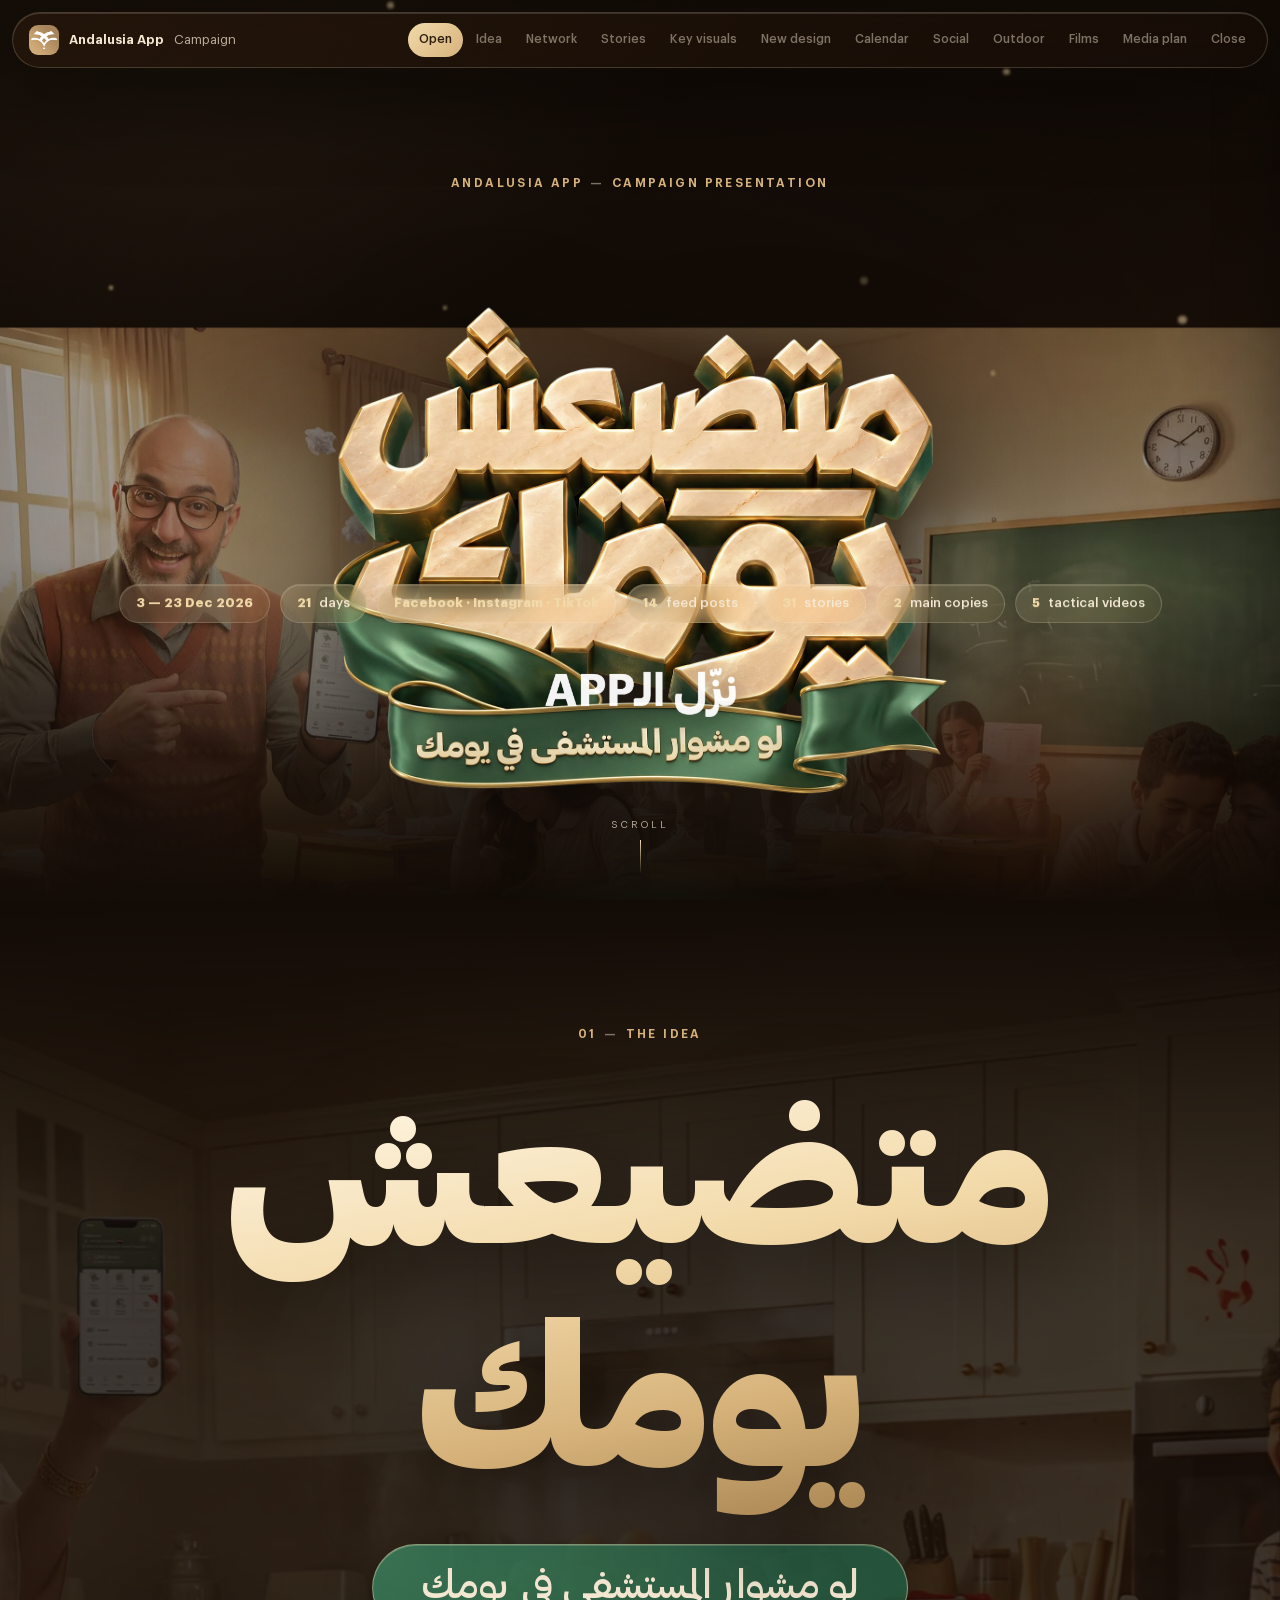
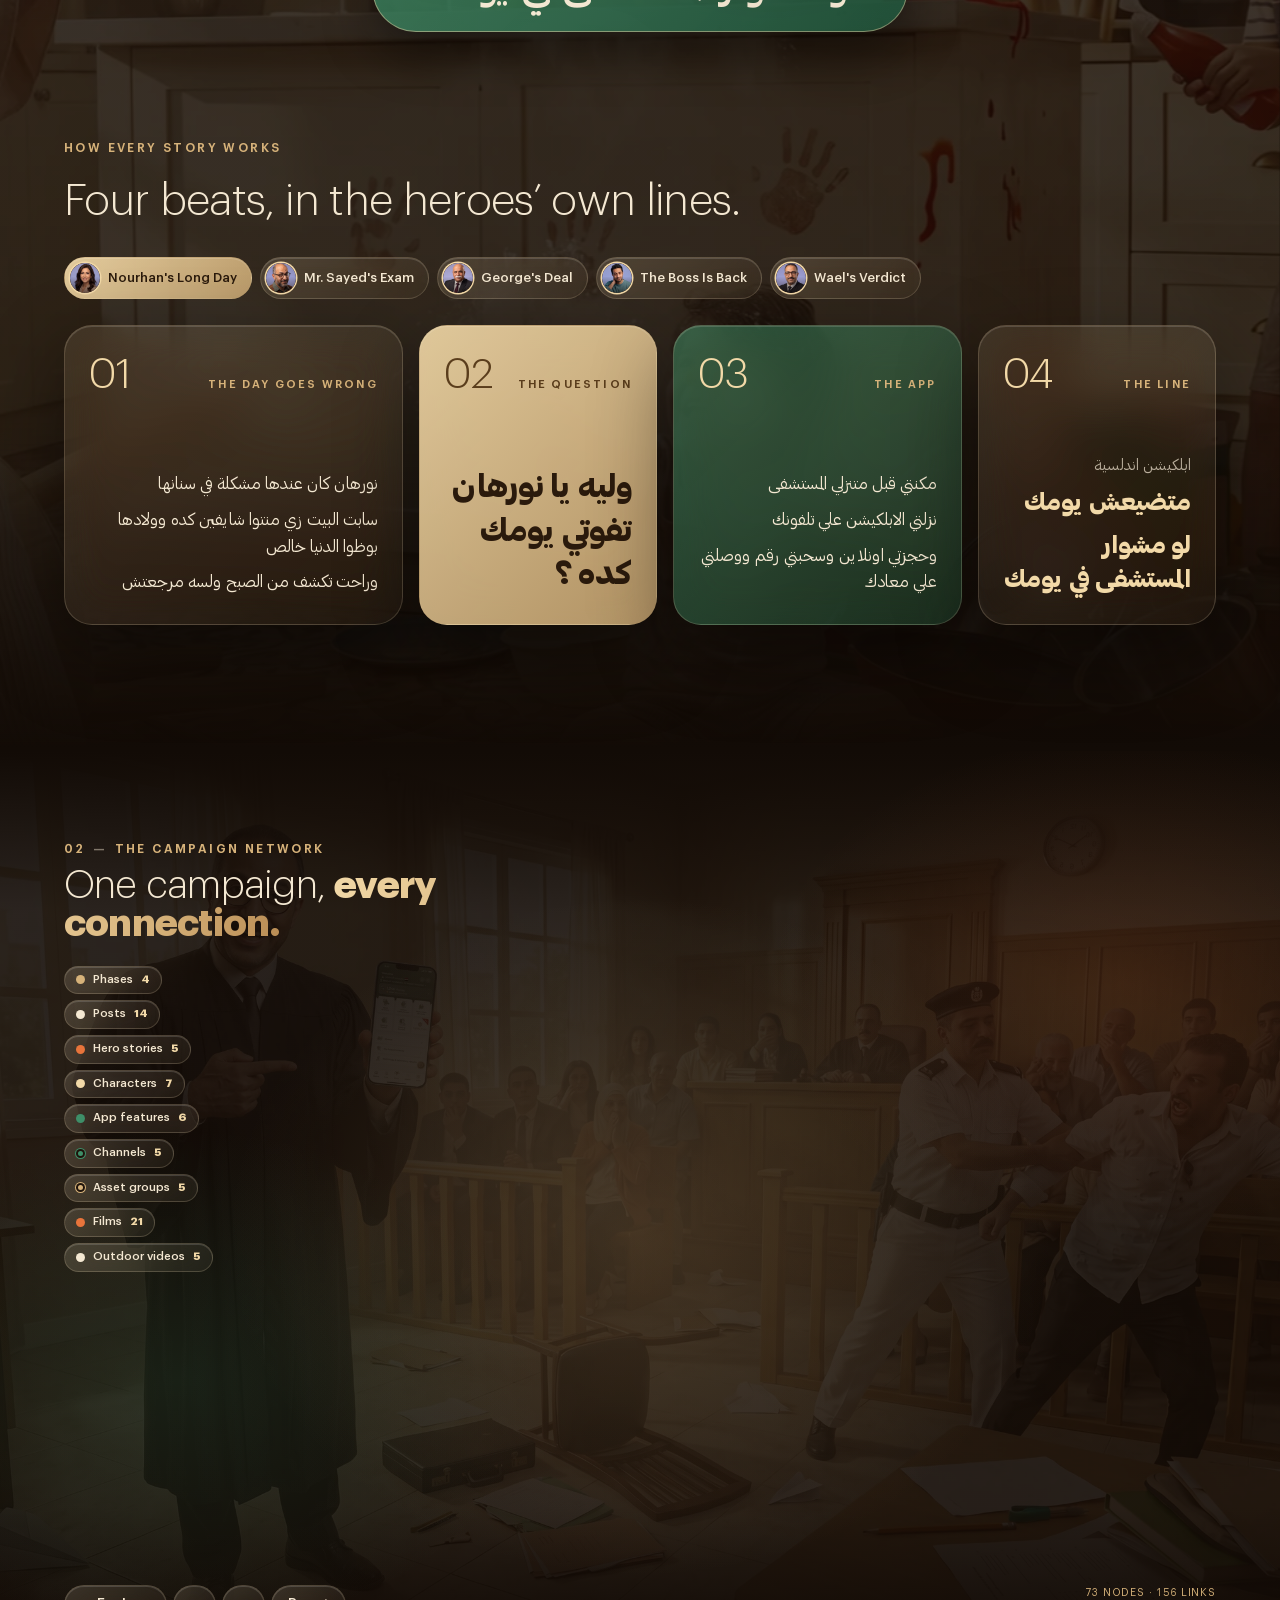
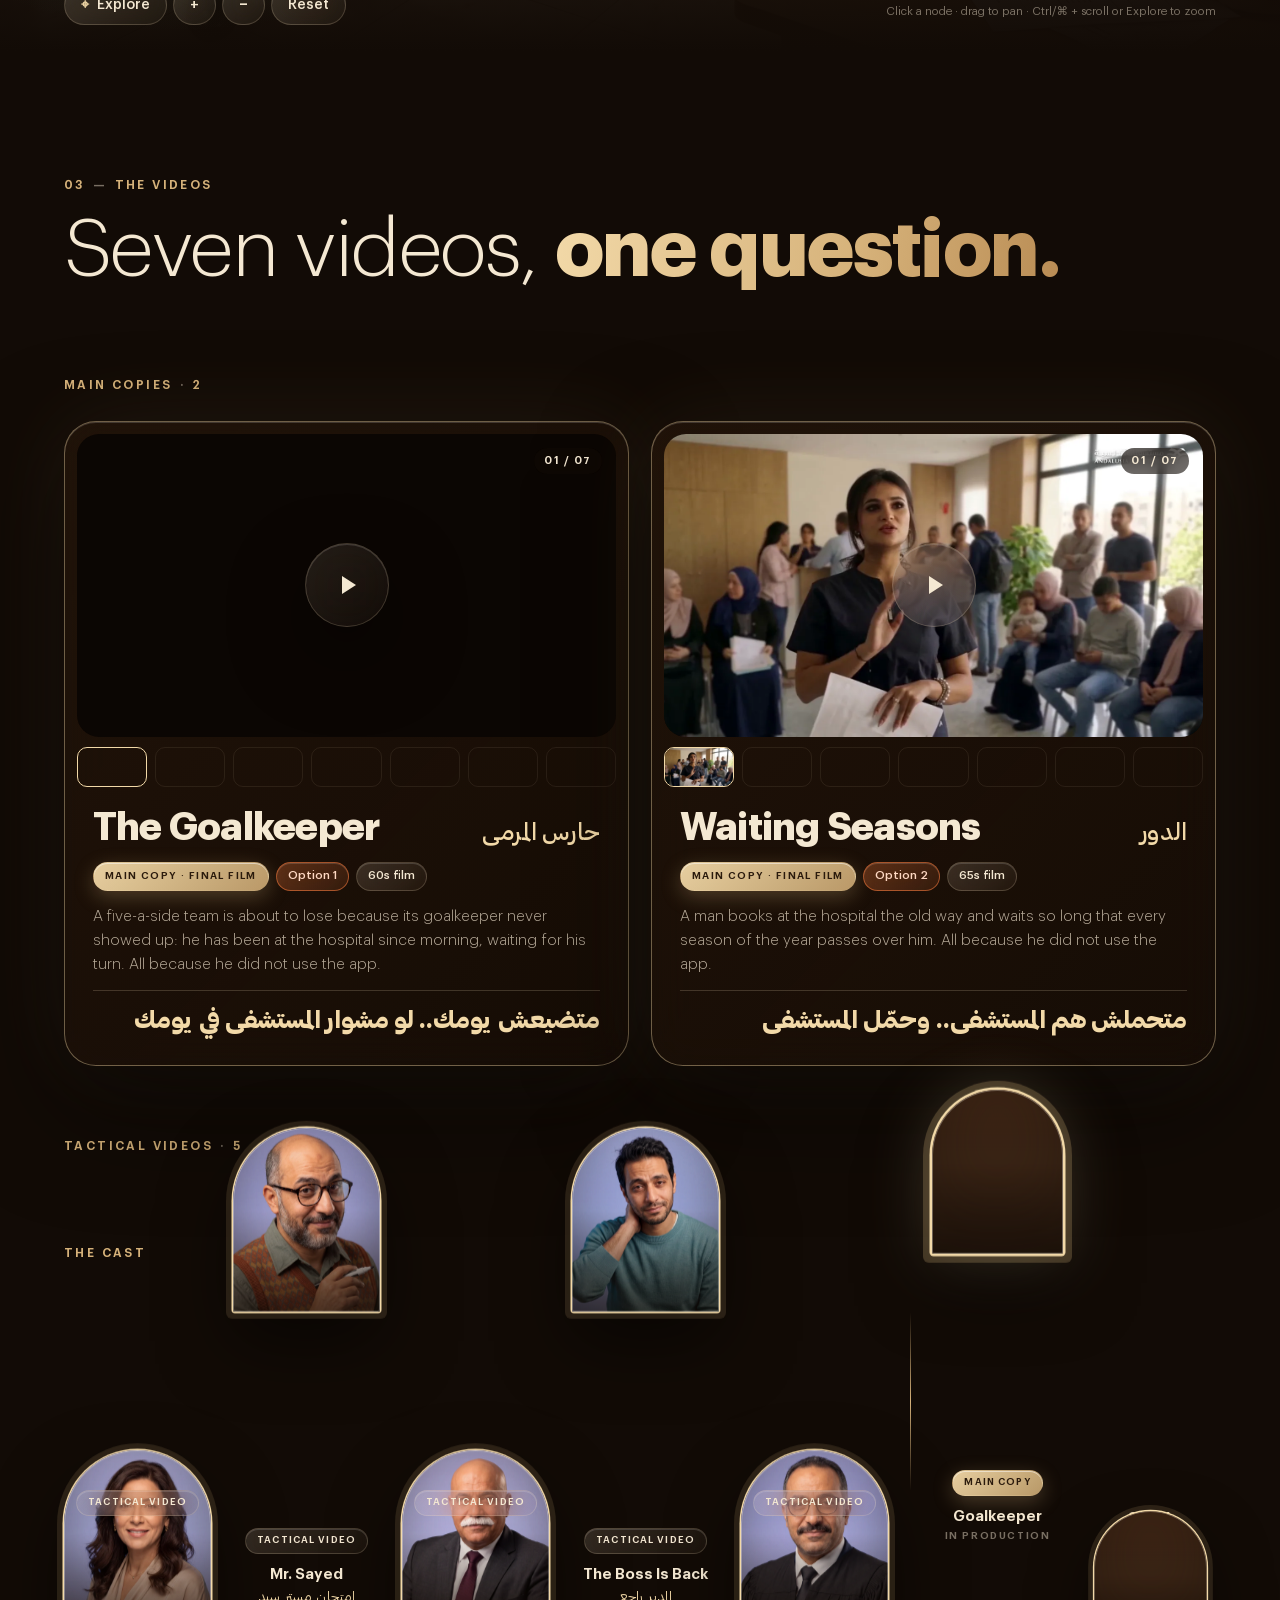
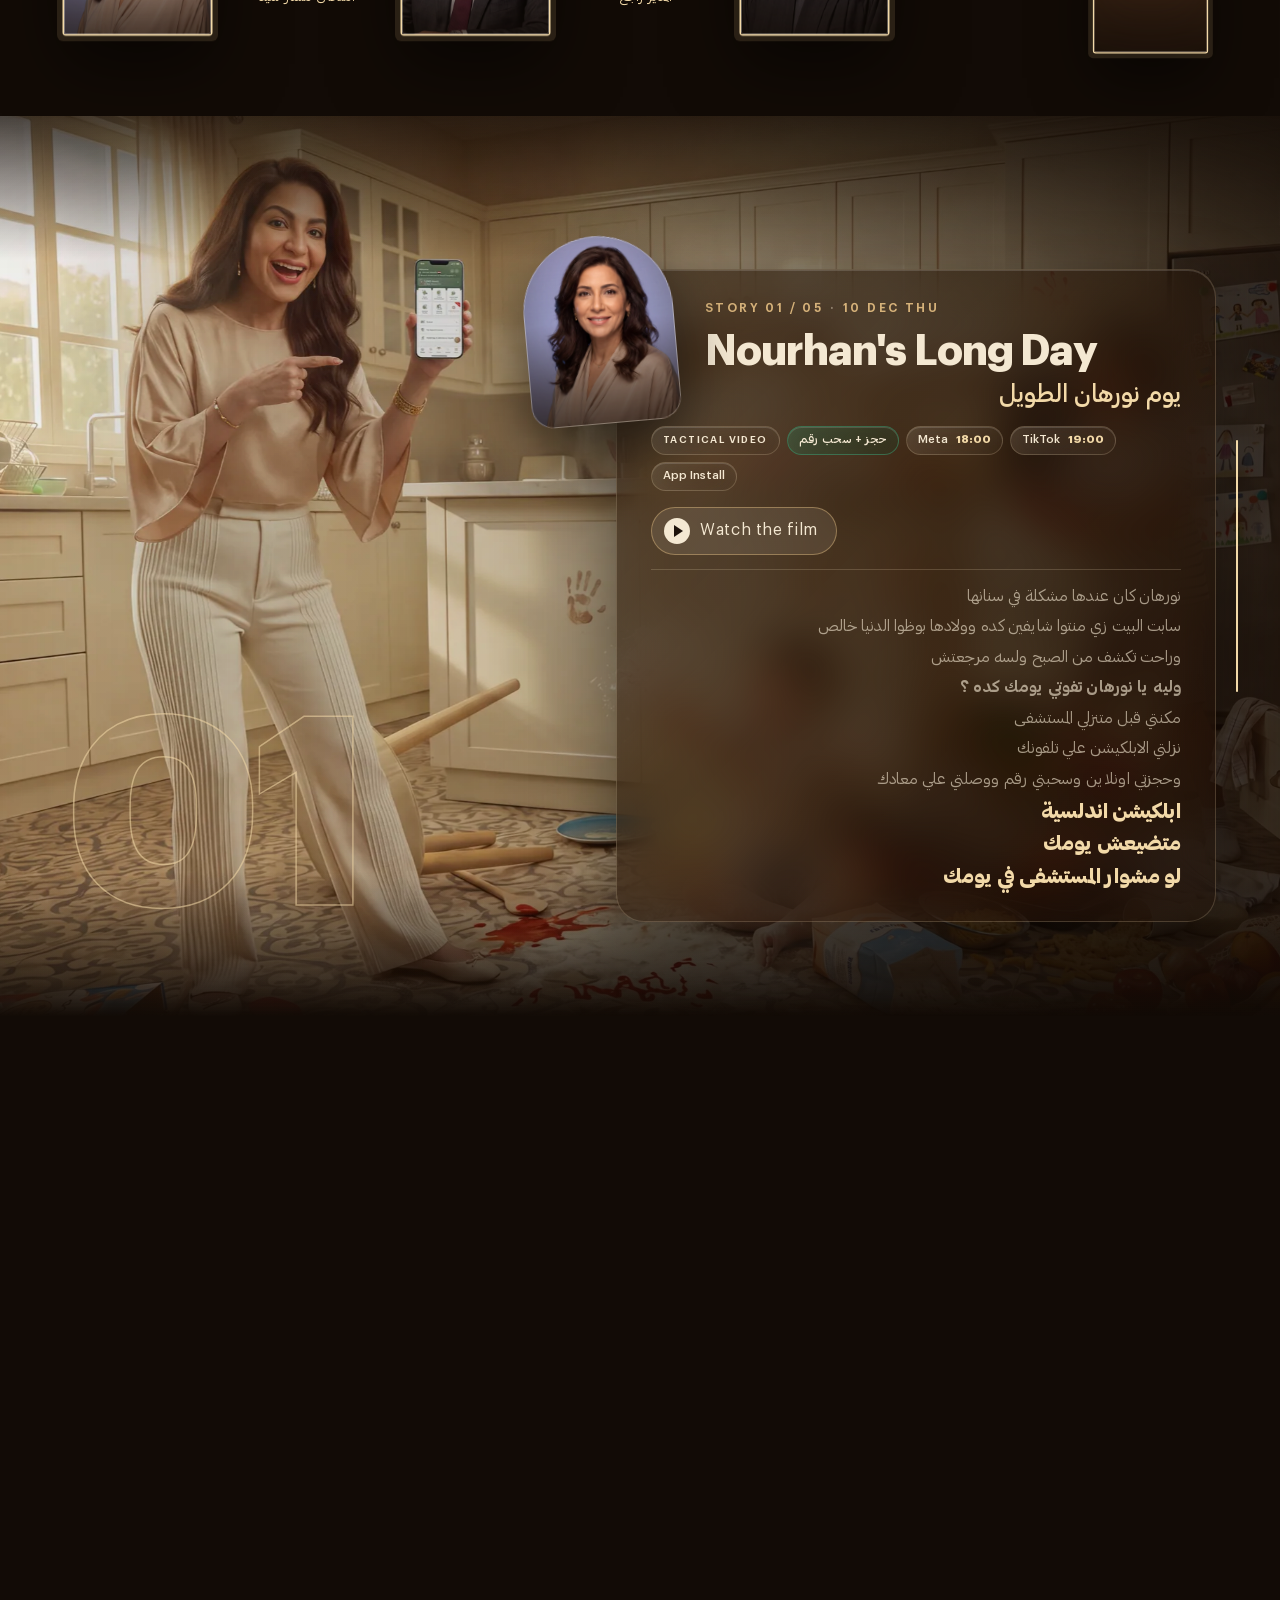
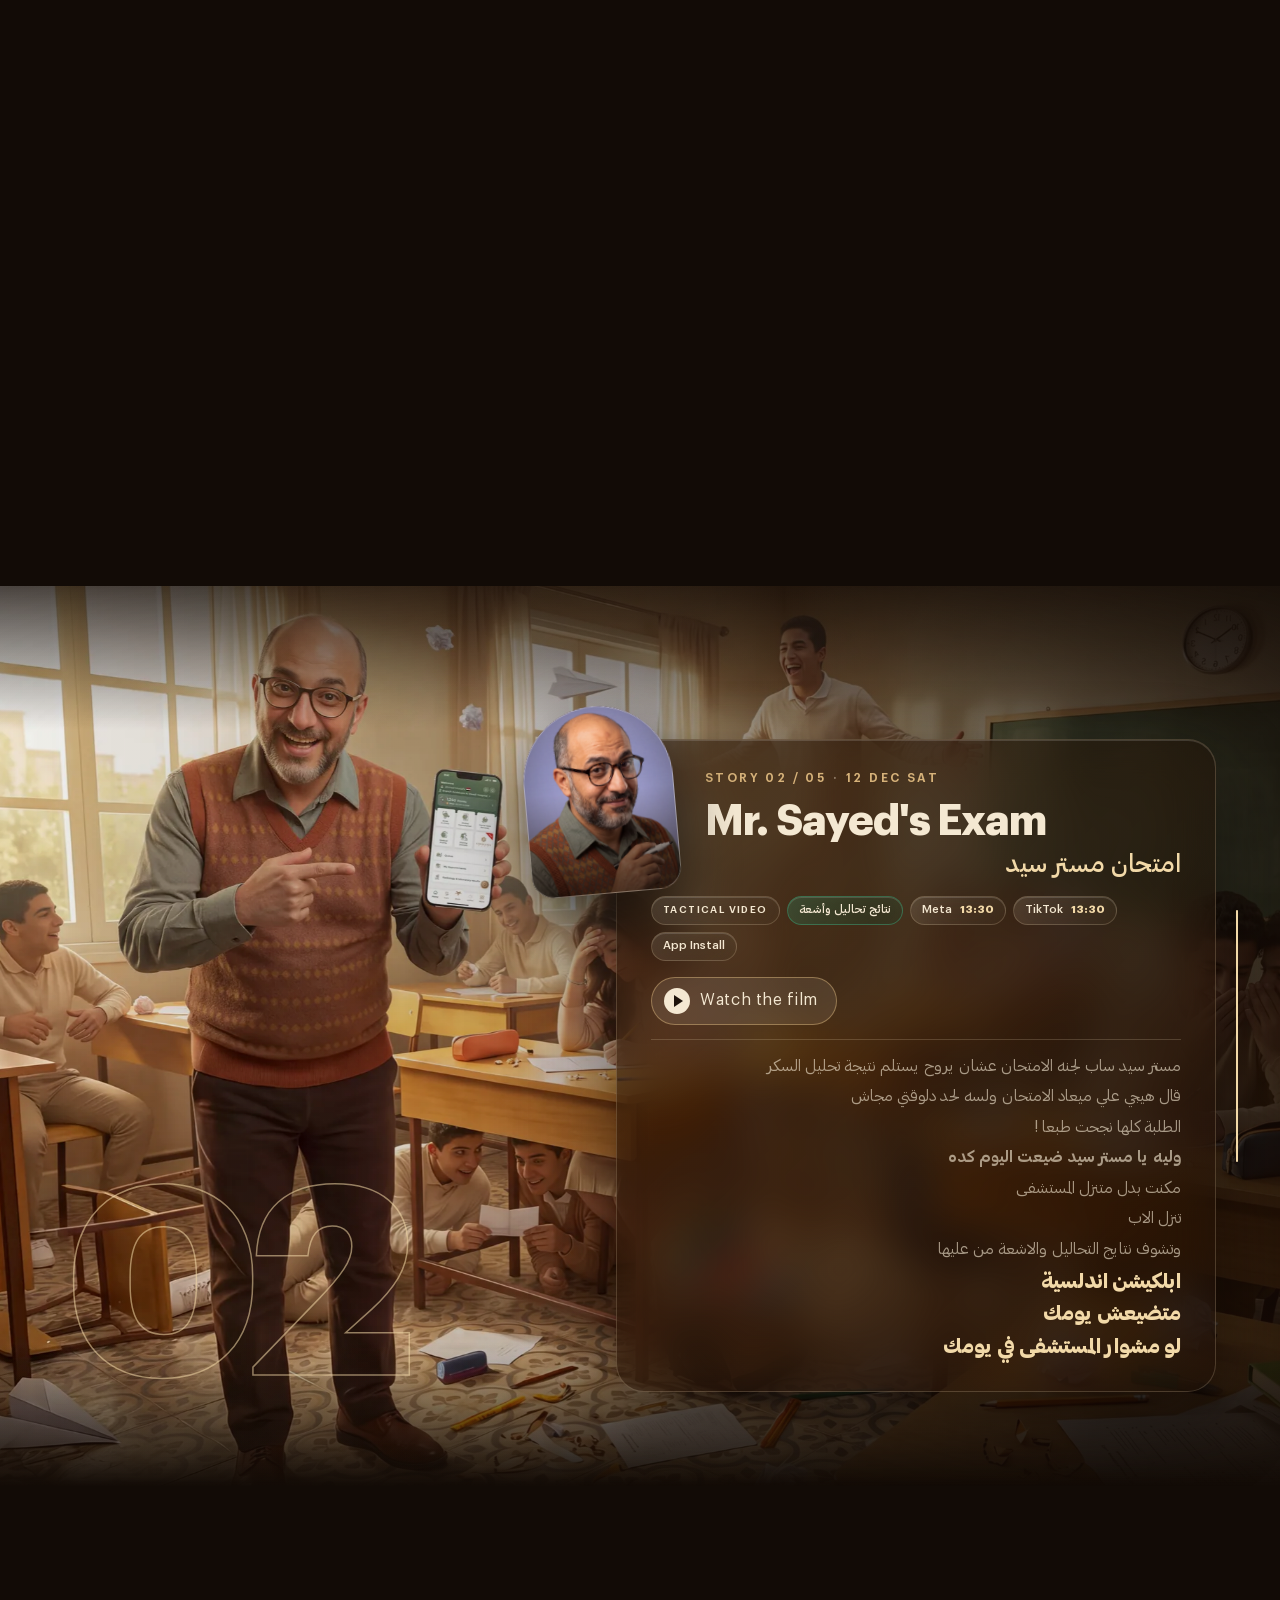
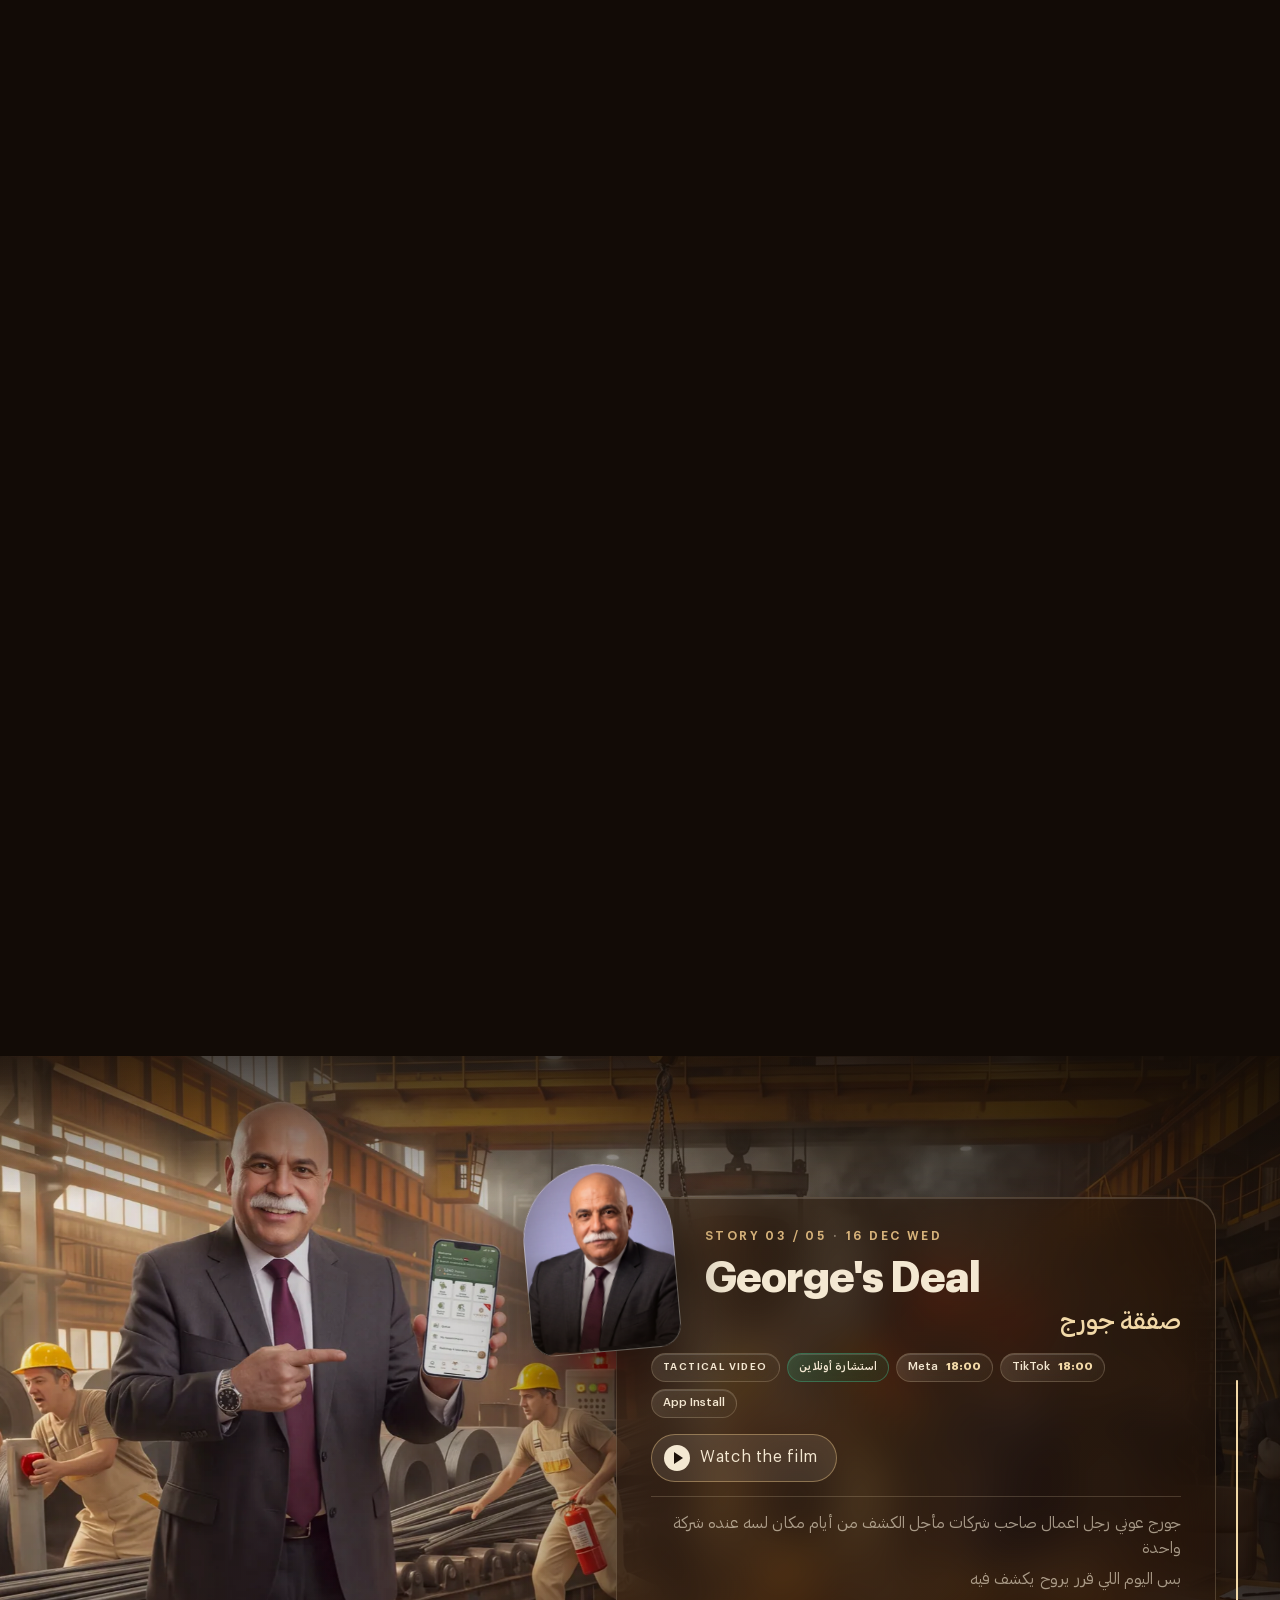
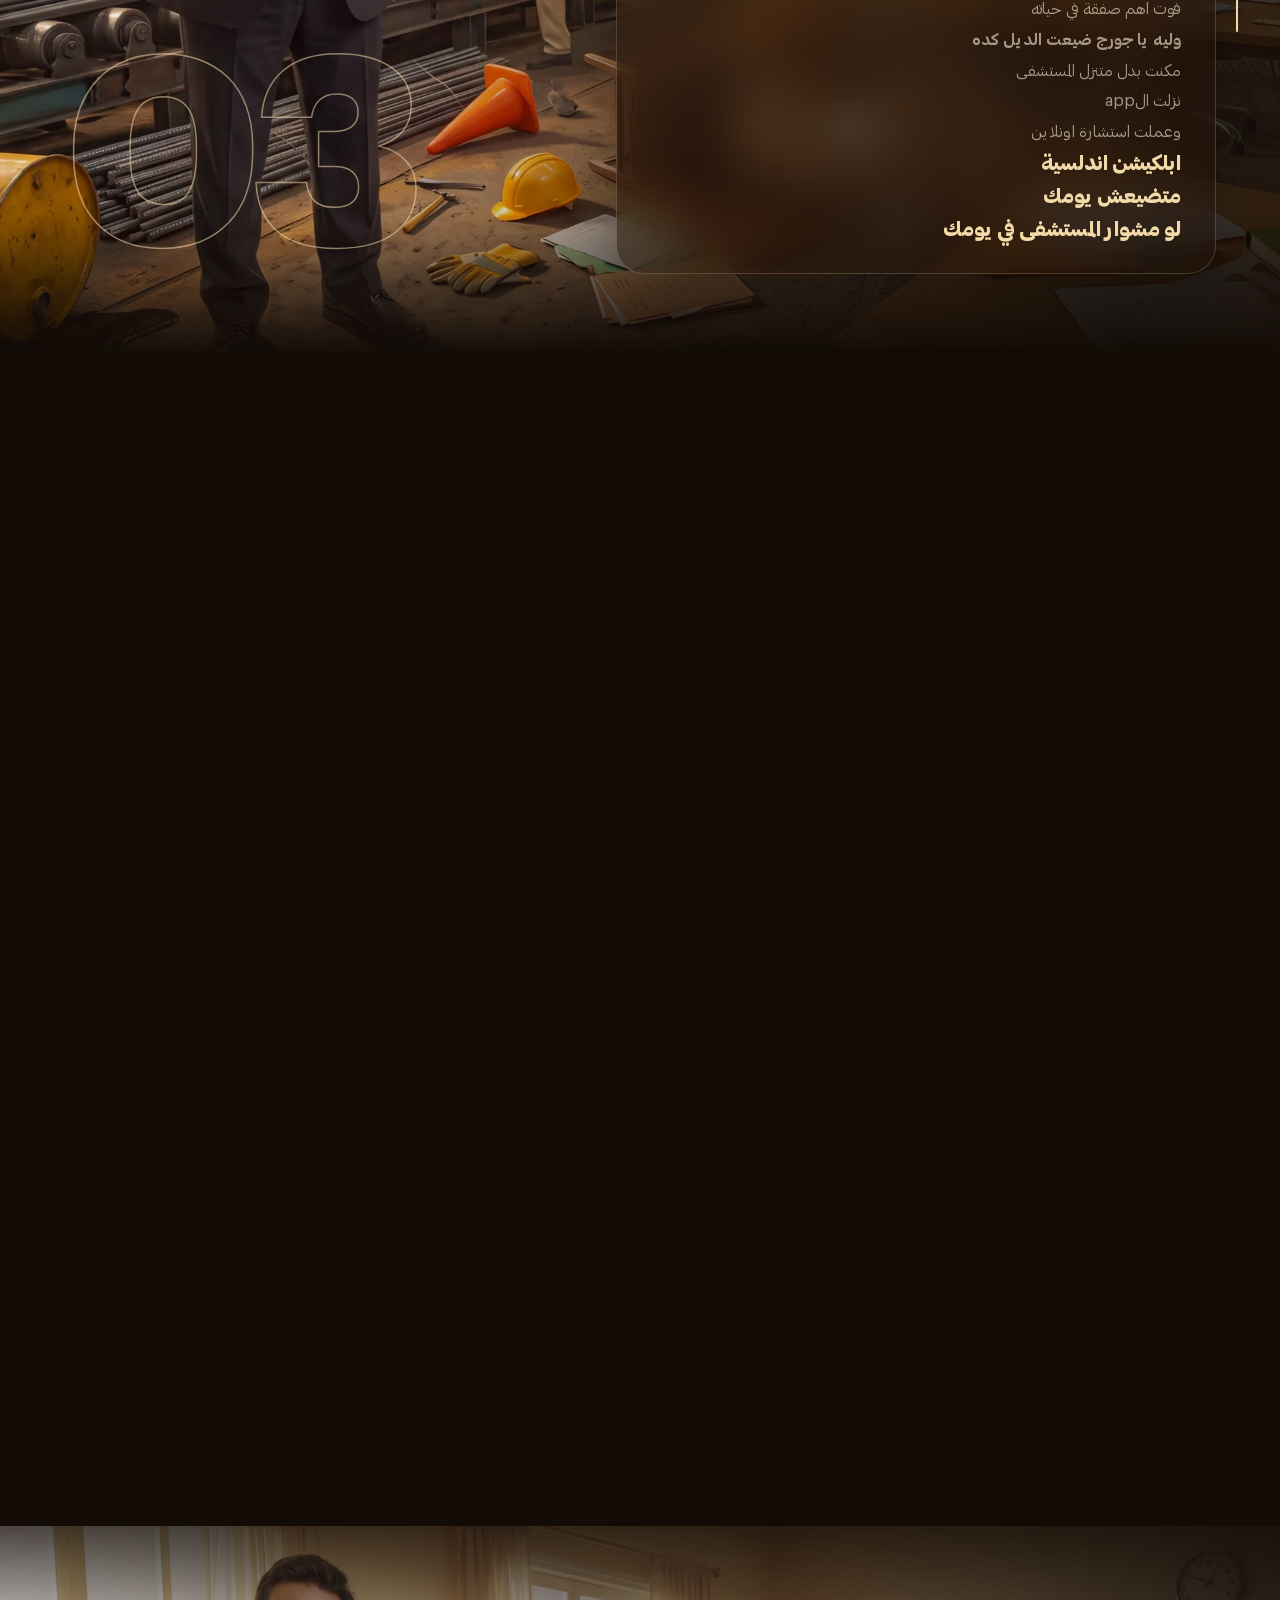
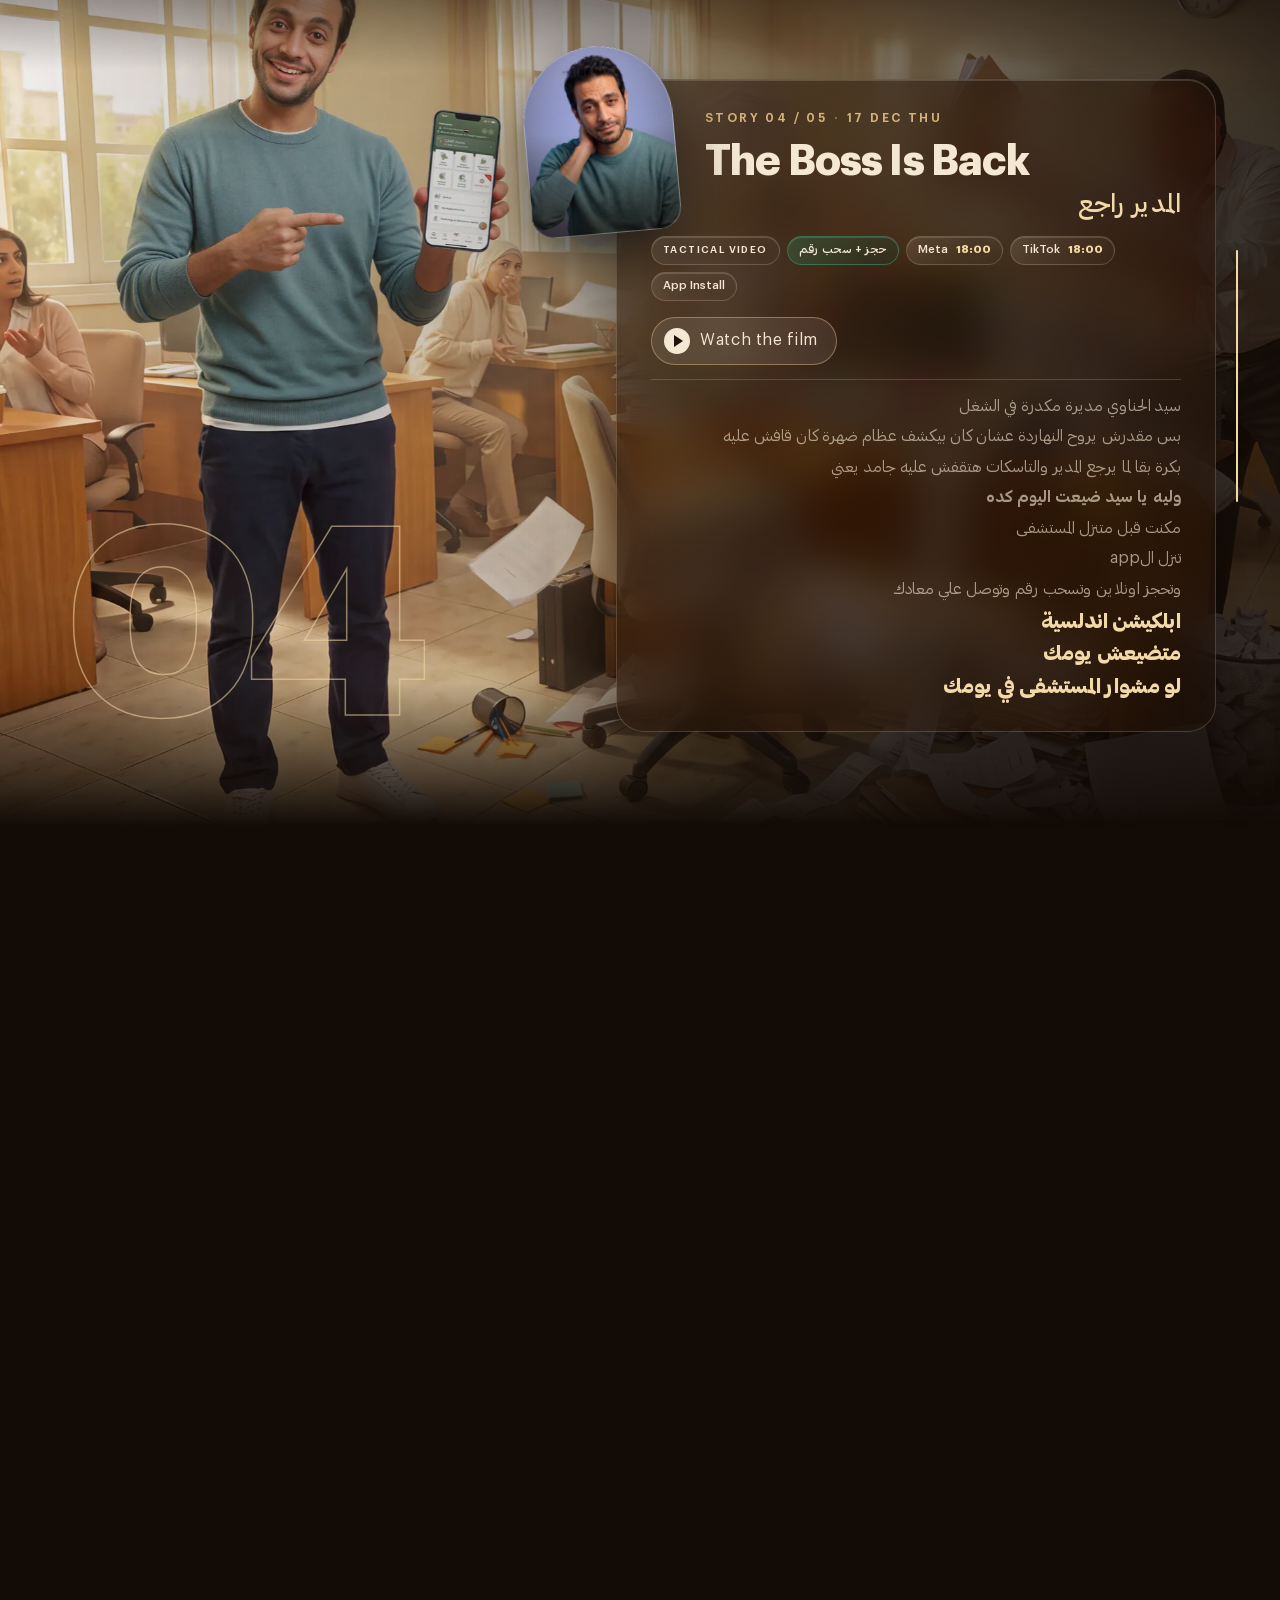
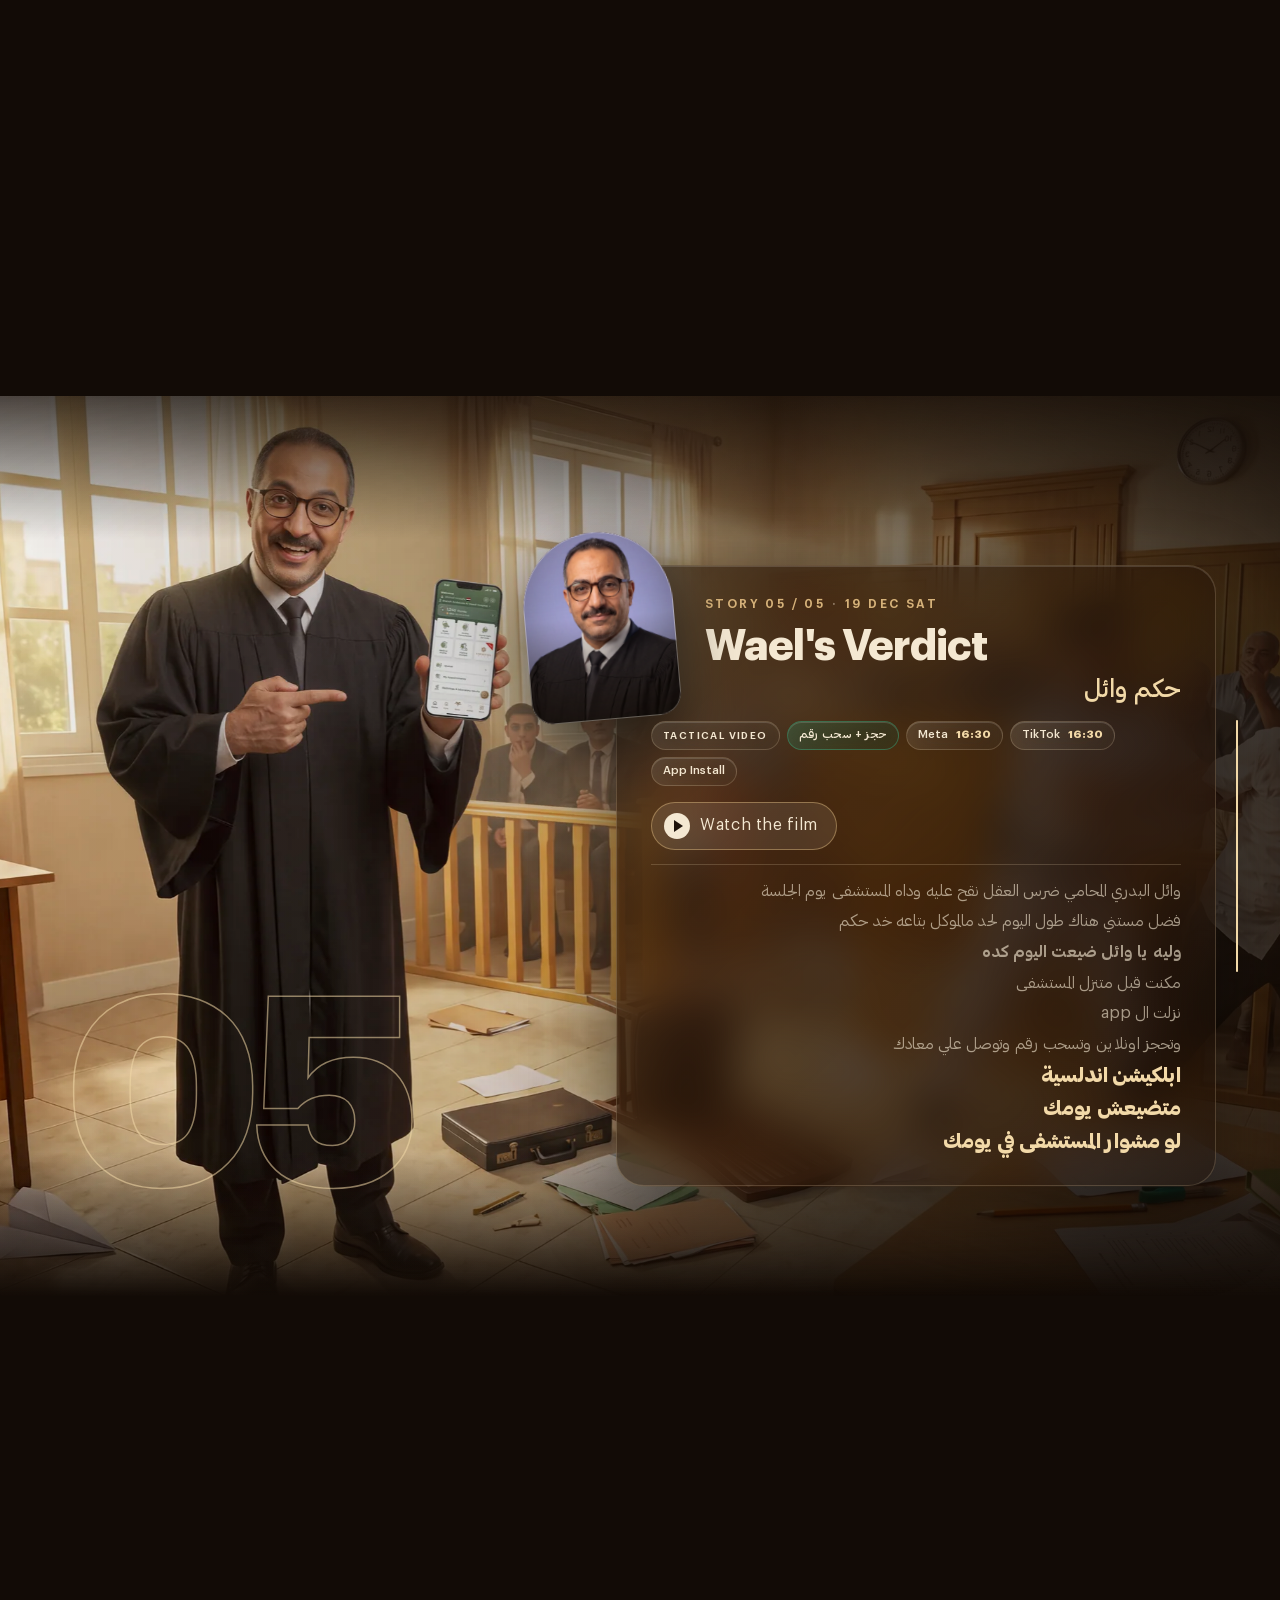
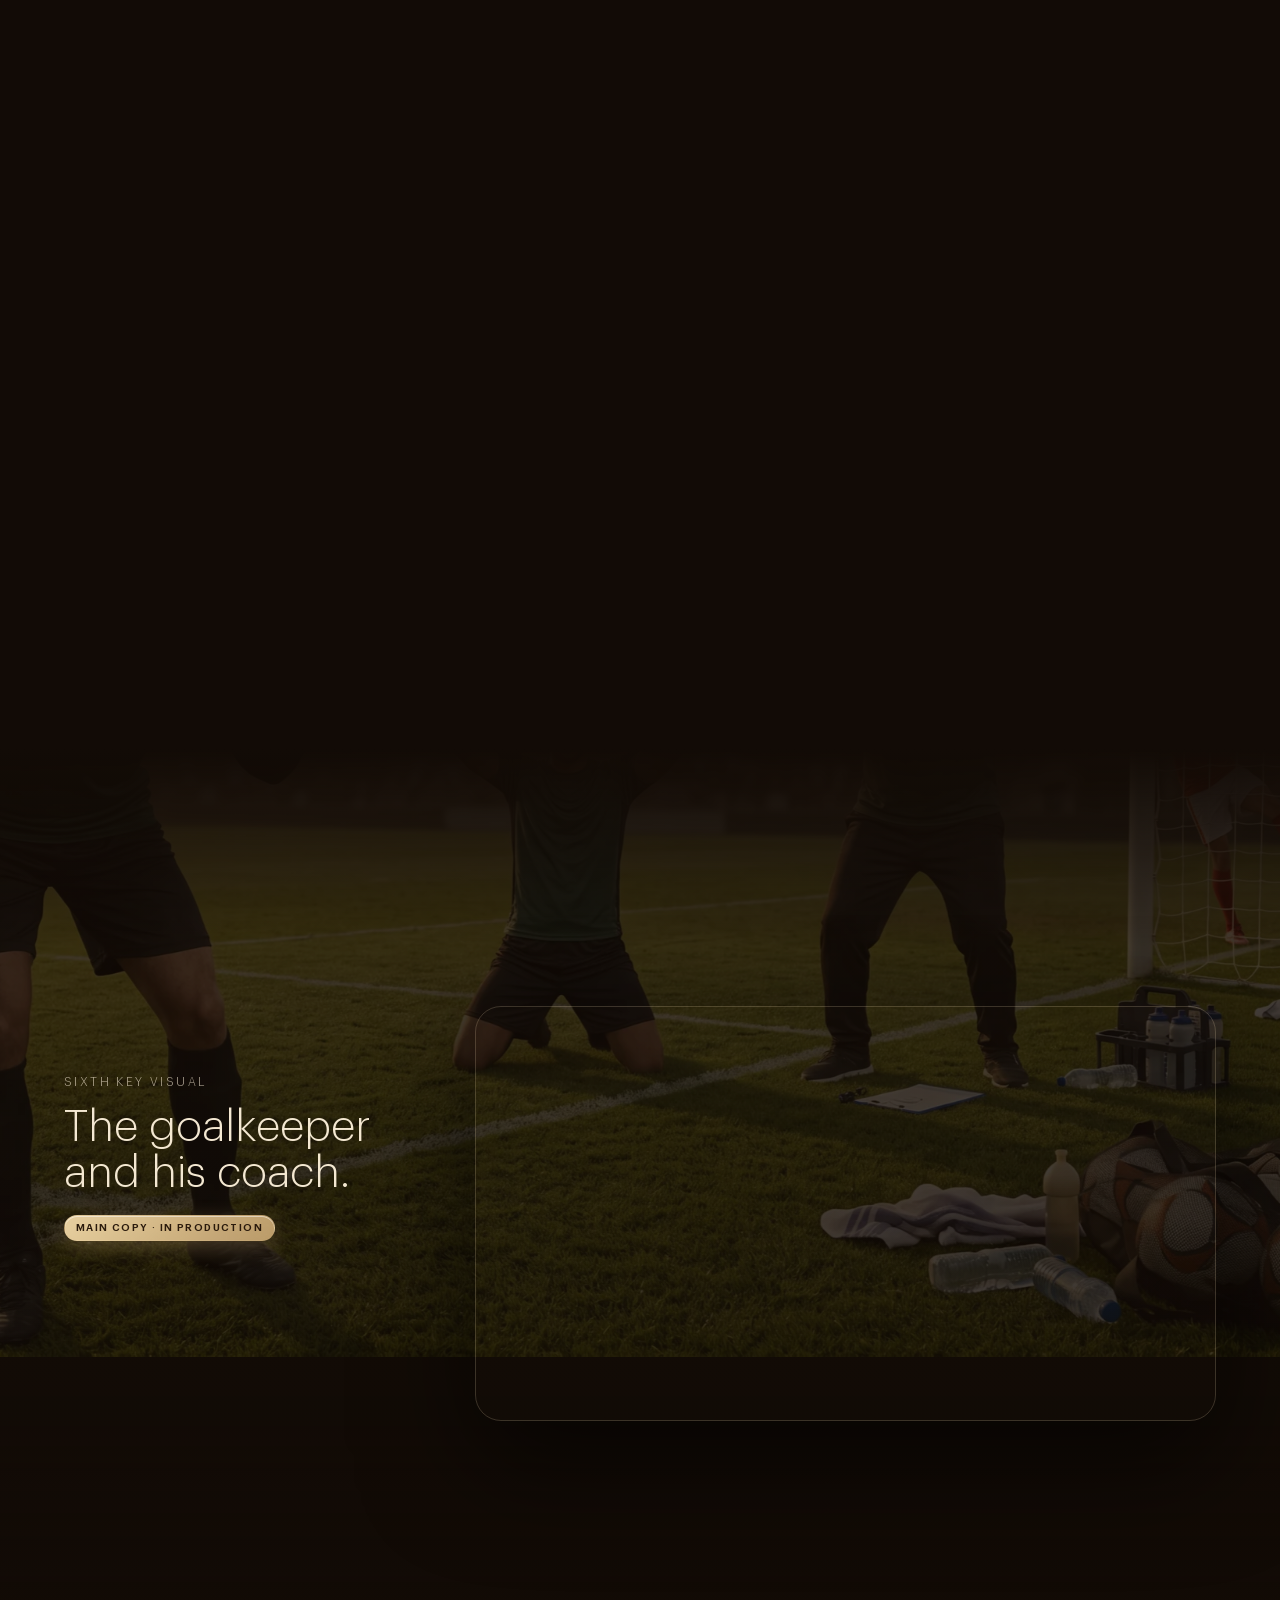
<file: index.html>
<!doctype html>
<html lang="en" dir="ltr">
<head>
<meta charset="utf-8">
<meta name="viewport" content="width=device-width, initial-scale=1, viewport-fit=cover">
<title>Andalusia App — Campaign</title>
<meta name="theme-color" content="#120B06">
<link rel="icon" href="assets/el/app_icon.webp">
<link rel="stylesheet" href="css/main.css">
<link rel="stylesheet" href="css/sections.css">
<link rel="stylesheet" href="css/brain.css">
<script>
(function(){var q=location.search,d=document.documentElement;
if(/[?&]static=1/.test(q))d.classList.add('static');
if(window.matchMedia&&matchMedia('(prefers-reduced-motion: reduce)').matches)d.classList.add('calm');})();
</script>
</head>
<body>

<header class="nav glass glass-dark" id="nav">
  <a class="nav-brand" href="#hero" aria-label="Back to top"><img src="assets/el/app_icon.webp" alt="" width="30" height="30">Andalusia App <span>Campaign</span></a>
  <nav class="nav-links" id="nav-links" aria-label="Sections"></nav>
  <div class="nav-now" id="nav-now"></div>
  <i class="nav-bar" id="nav-bar"></i>
</header>
<nav class="dots" id="dots" aria-hidden="true"></nav>

<main id="main">
  <section id="hero" class="hero" data-label="Open"></section>
  <section id="idea" class="sec idea" data-label="Idea"></section>
  <section id="brain" class="brain" data-label="Network"></section>
  <section id="stories" class="stories" data-label="Stories"></section>
  <section id="visuals" class="visuals" data-label="Key visuals"></section>
  <section id="redesign" class="redesign" data-label="New design"></section>
  <section id="calendar" class="sec calendar" data-label="Calendar"></section>
  <section id="social" class="sec social" data-label="Social"></section>
  <section id="outdoor" class="sec outdoor" data-label="Outdoor"></section>
  <section id="films" class="sec films" data-label="Films"></section>
  <section id="plan" class="sec plan" data-label="Media plan"></section>
  <section id="close" class="close" data-label="Close"></section>
</main>

<div class="ov" id="lb" role="dialog" aria-modal="true" aria-label="Image viewer">
  <button class="ov-x glass" id="lb-x" aria-label="Close">&#x2715;</button>
  <button class="ov-btn prev glass" id="lb-prev" aria-label="Previous">&#x2039;</button>
  <button class="ov-btn next glass" id="lb-next" aria-label="Next">&#x203A;</button>
  <figure class="lb-fig"><img id="lb-img" alt=""><figcaption class="lb-cap"><b id="lb-n"></b><span id="lb-t"></span></figcaption></figure>
</div>
<div class="ov" id="pl" role="dialog" aria-modal="true" aria-label="Film player">
  <button class="ov-x glass" id="pl-x" aria-label="Close">&#x2715;</button>
  <div class="pl-frame glass" id="pl-frame">
    <video id="pl-video" controls playsinline preload="none"></video>
    <div class="pl-meta"><span id="pl-title"></span><span class="chip sm ember" id="pl-soon" hidden>Coming soon</span></div>
  </div>
</div>
<div class="scrim" id="scrim"></div>
<aside class="drawer glass glass-dark" id="drawer" aria-hidden="true" aria-label="Story rules and best posting times"></aside>

<script src="data/campaign.js"></script>
<script src="js/app.js"></script>
<script src="js/sections.js"></script>
<script src="js/brain.js"></script>
<script>APP.start();</script>
</body>
</html>
</file>
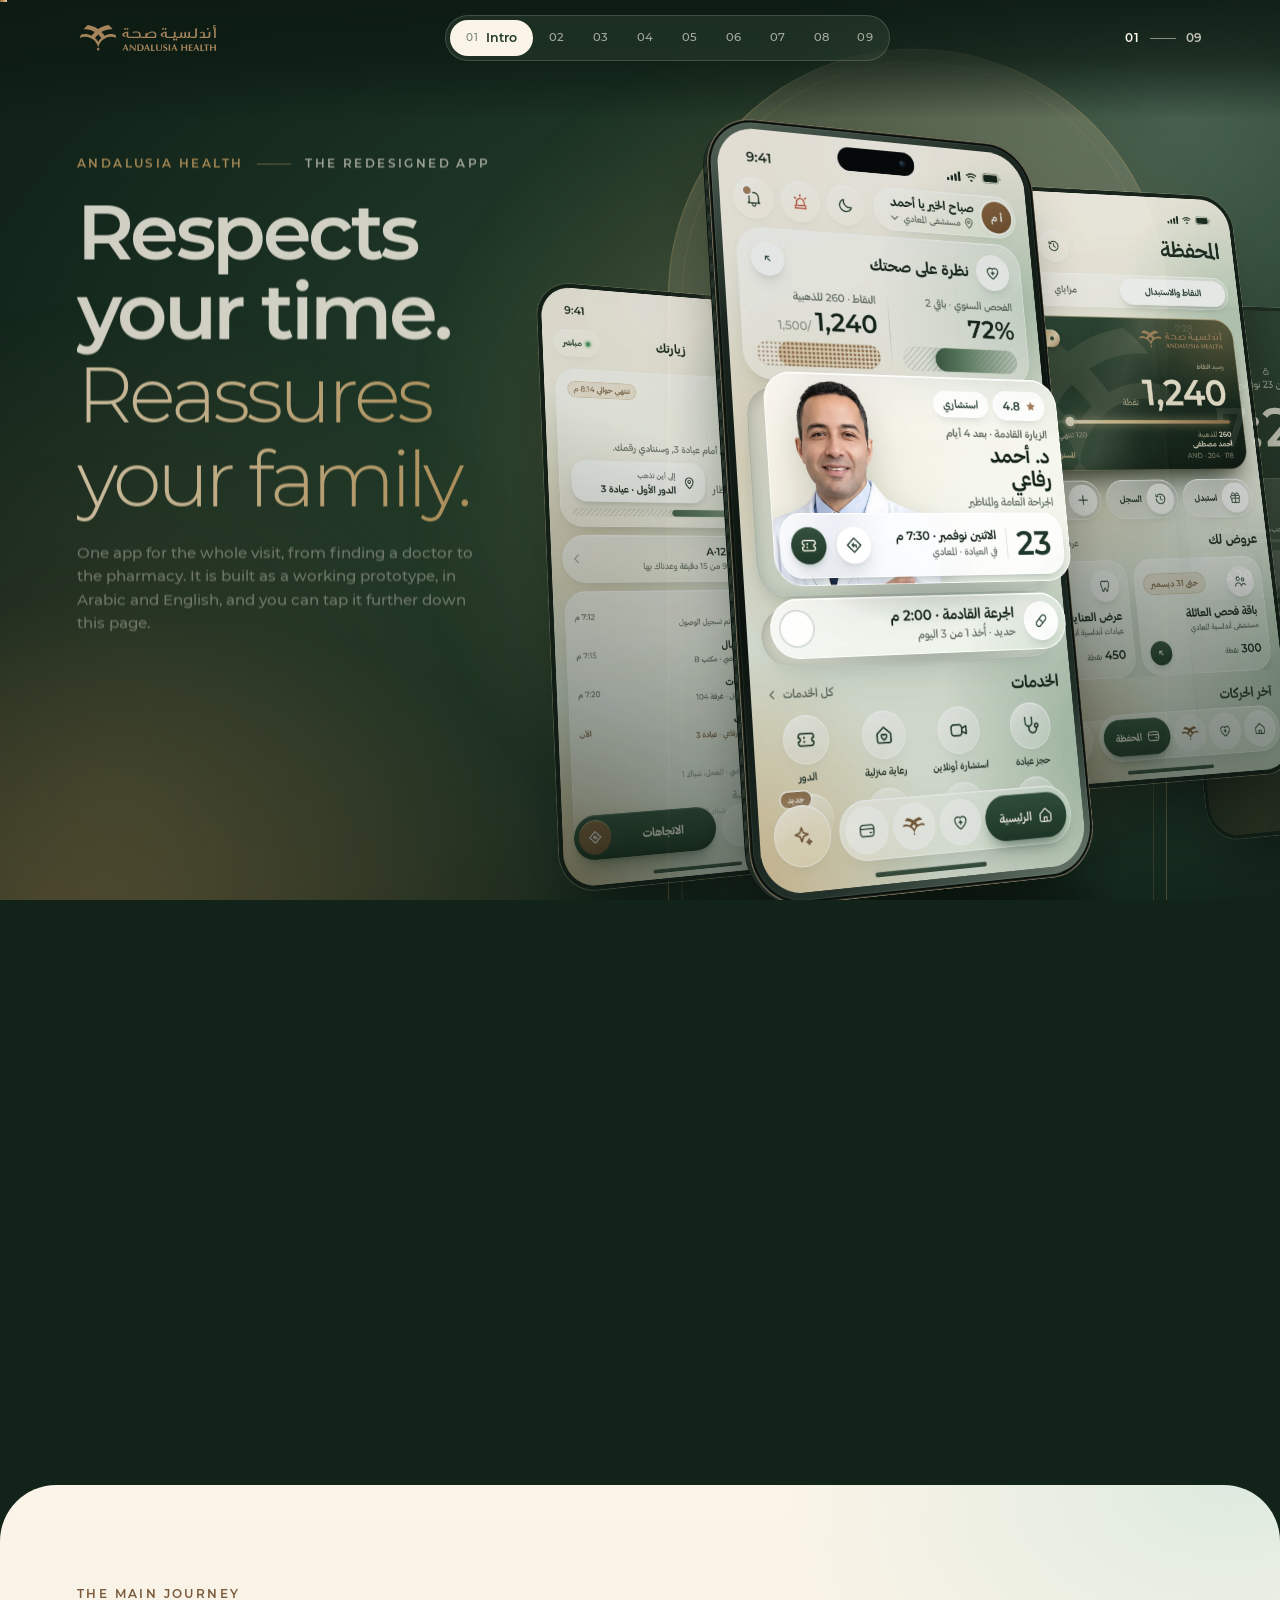
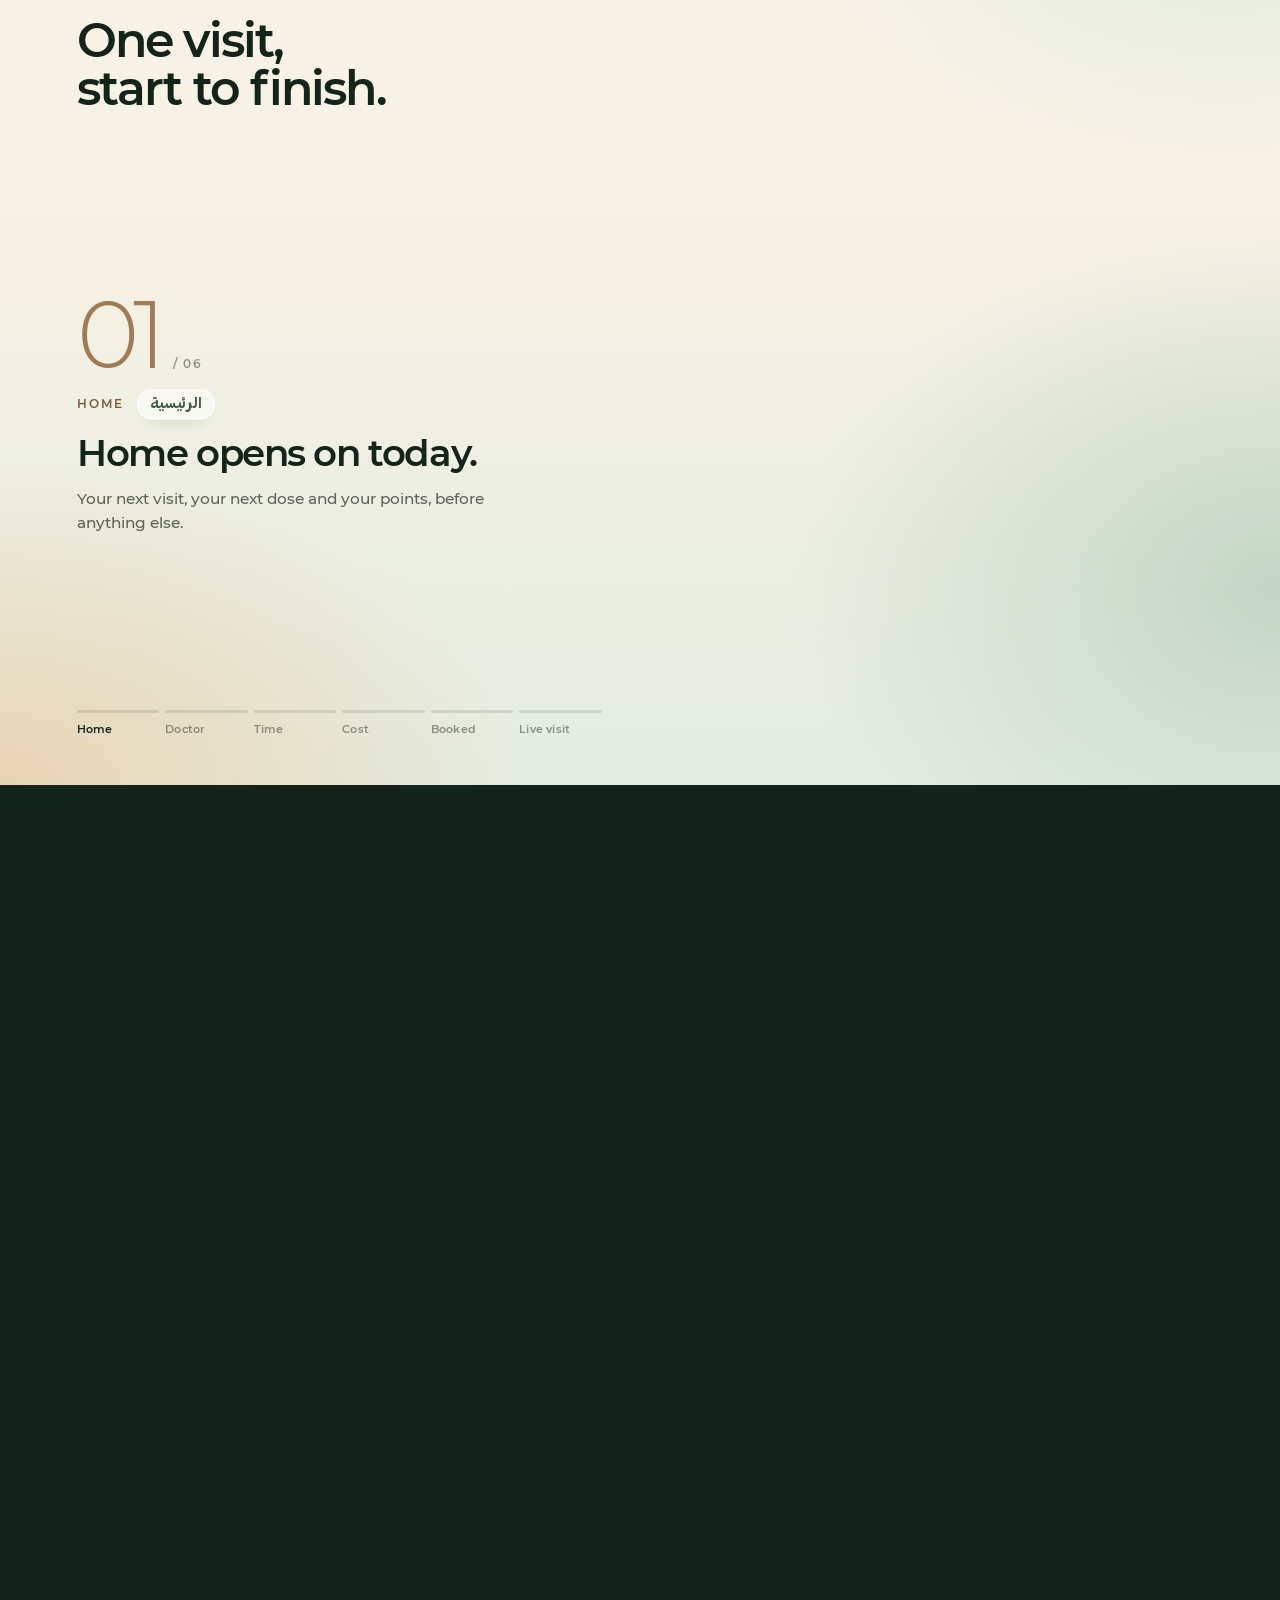
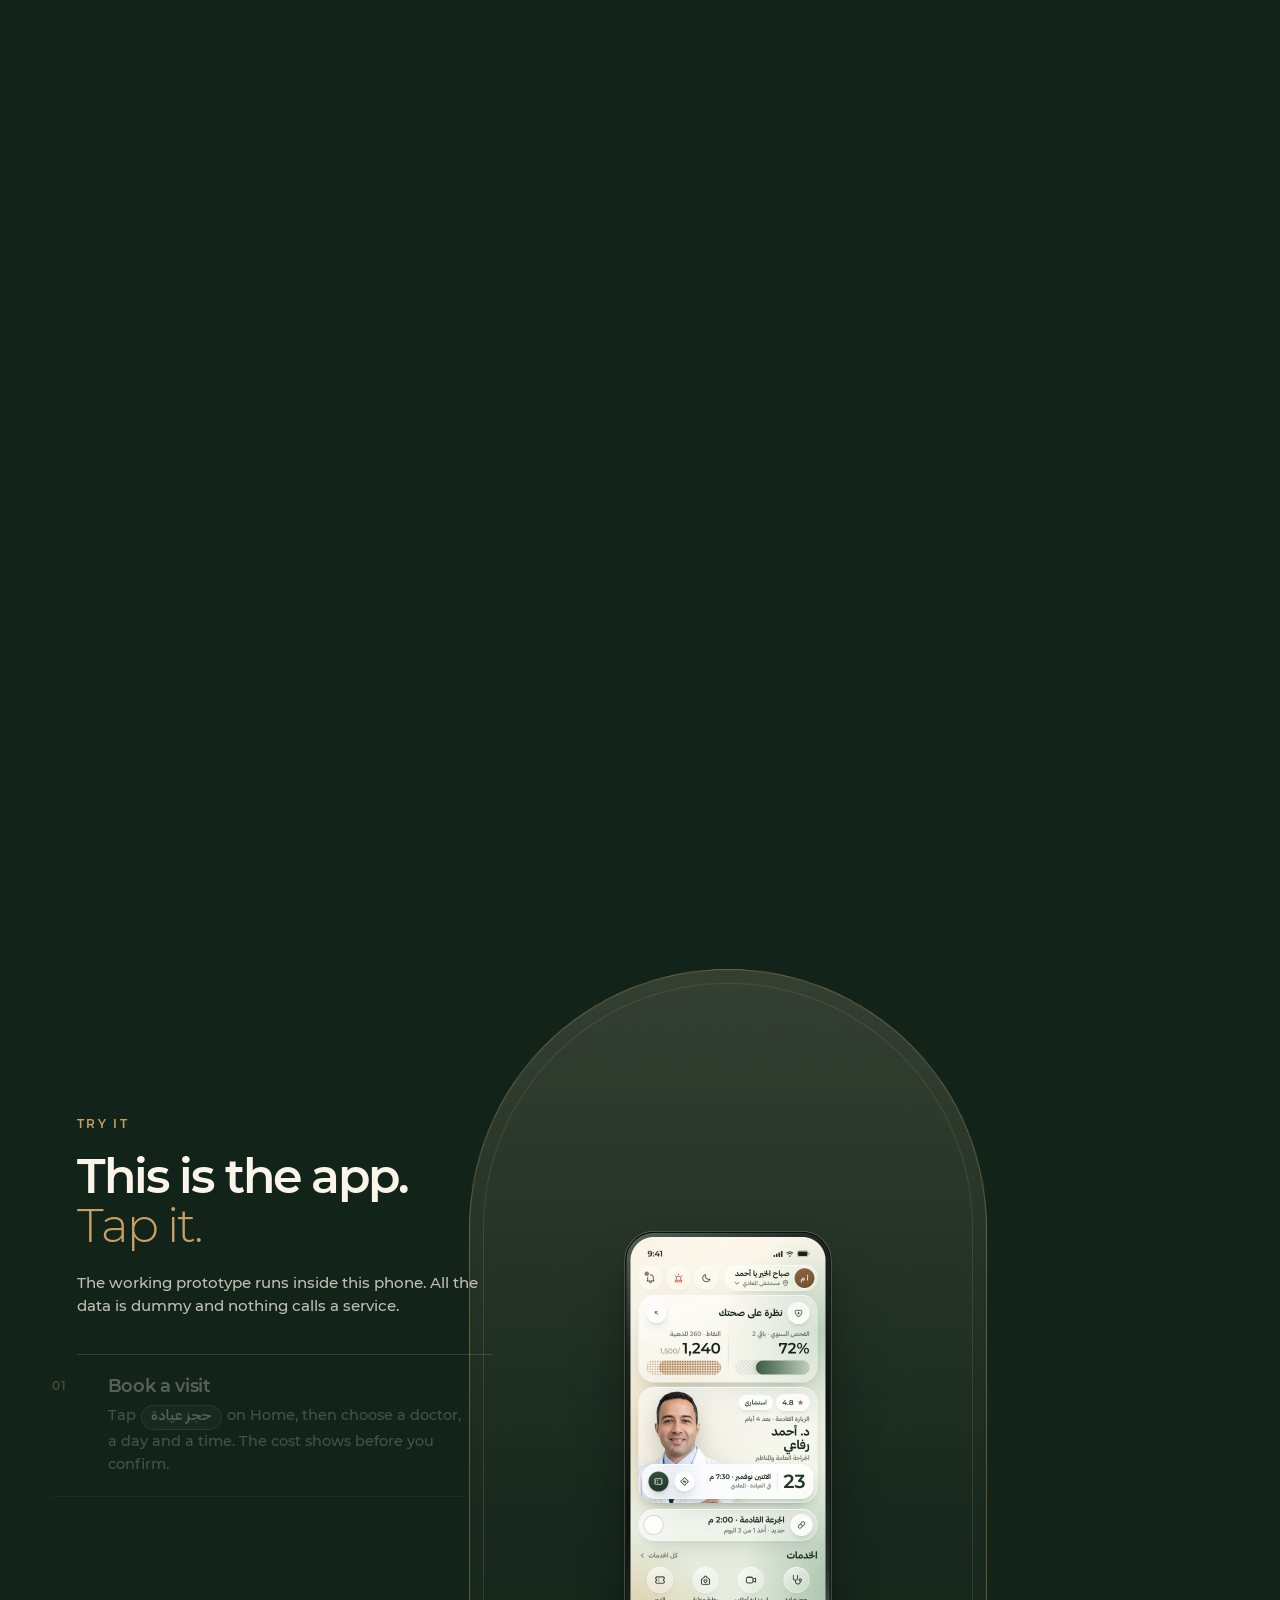
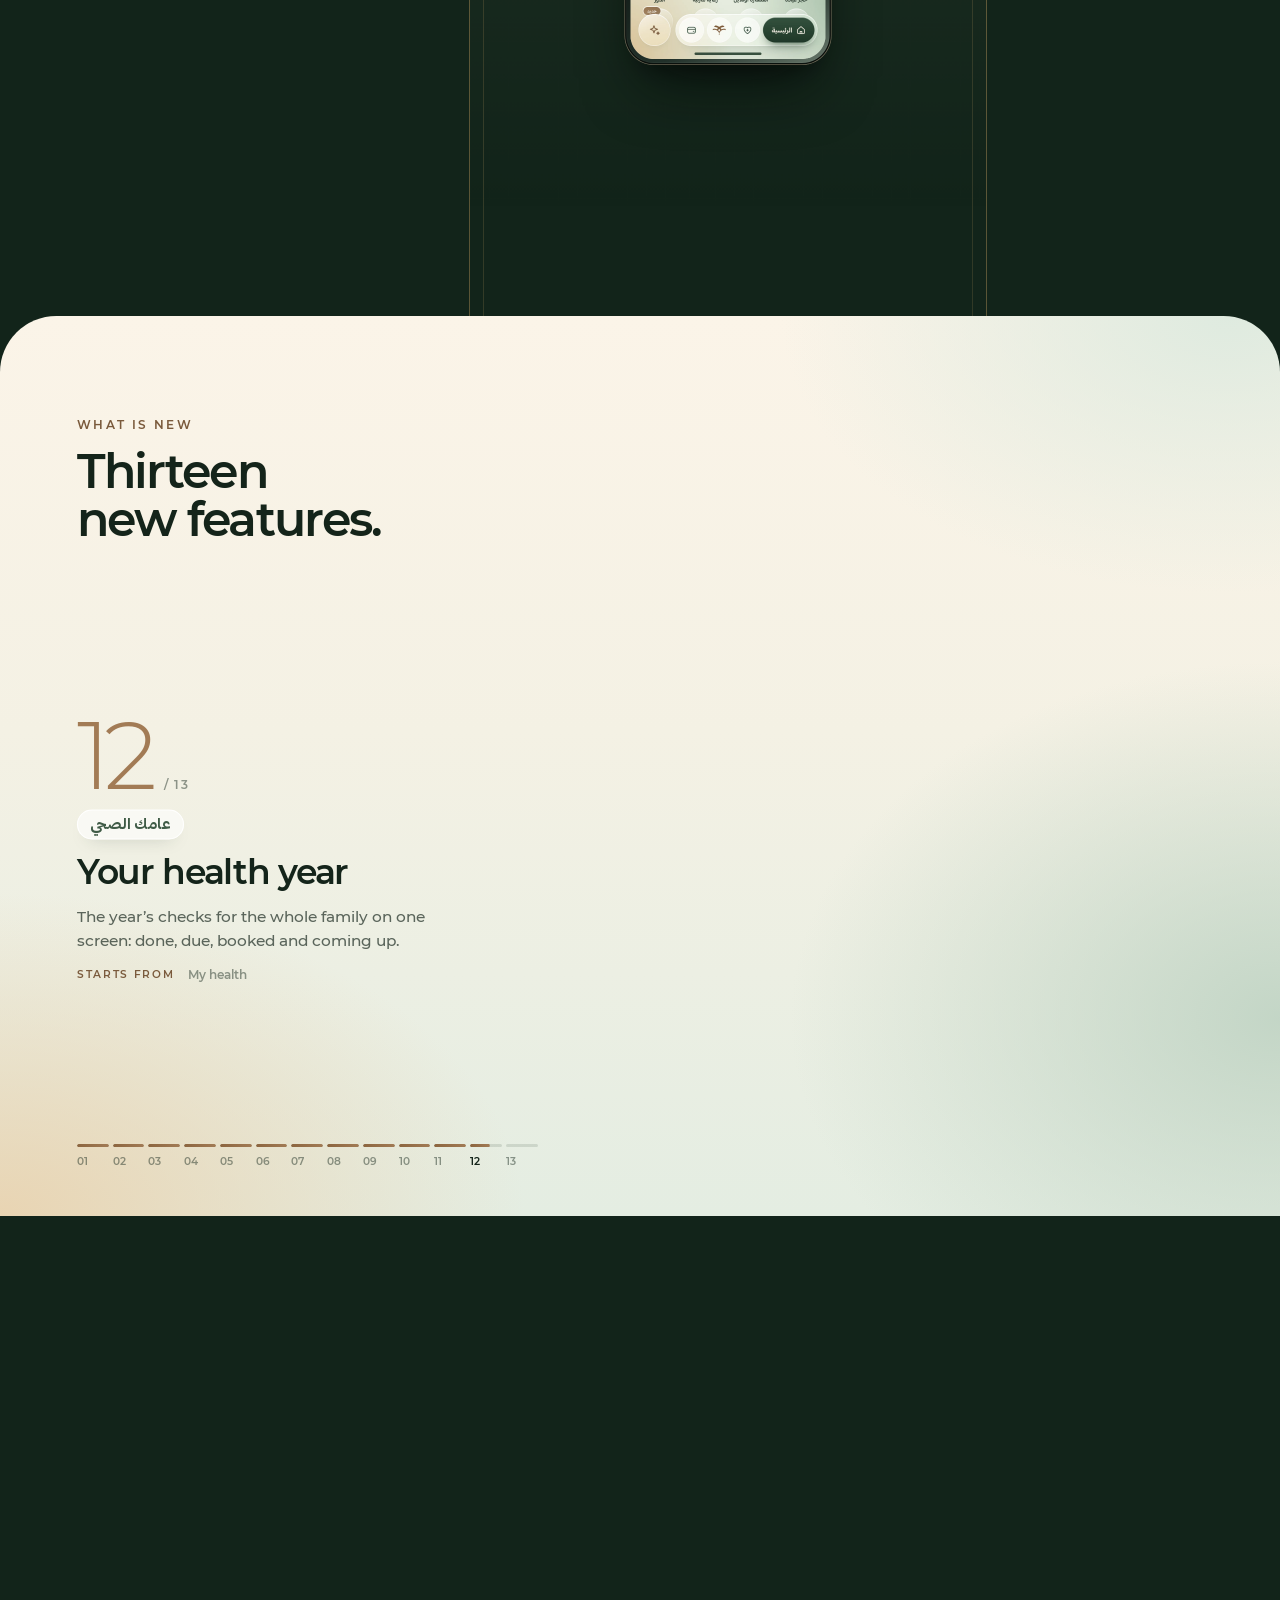
<file: app-presentation/index.html>
<!doctype html>
<html lang="en">
<head>
<meta charset="utf-8">
<meta name="viewport" content="width=device-width, initial-scale=1, viewport-fit=cover">
<meta name="theme-color" content="#12241A">
<meta name="format-detection" content="telephone=no">
<link rel="icon" href="data:,">
<title>Andalusia Health — the redesigned app</title>
<link rel="stylesheet" href="css/base.css">
<link rel="stylesheet" href="css/stage.css">
<link rel="stylesheet" href="css/sections.css">
<link rel="stylesheet" href="css/more.css">
</head>
<body data-tone="dark" data-btone="dark">
<!--
  Andalusia app presentation. Static, no libraries, no network; opens from file:// and from a sub-path.
  Layers, back to front:  .atmo (fixed dark light)  ·  .sheets (the cream sheets of the light sections, scroll with the page; built by js/engine.js from data-tone="light")  ·  .words  ·  .stage (fixed 3D phone, shared by the hero and the journey)  ·  main (sections, text)  ·  .top / .dock (chrome)
  URL switches:  ?static=1  intro finished, no smoothing (stills)   ·   ?capture=1  no clock of its own; driven by window.__site.frame(dtMs, scrollY)
  Scripts are classic (file:// blocks modules). Order matters: data, engine, stage, try, features, layers, more, main.
-->

<div class="boot" id="boot" aria-hidden="true"><img src="assets/brand/lockup.svg" alt="" width="228" height="51"><i></i></div>

<div class="atmo" aria-hidden="true">
  <div class="atmo-dark"></div>
  <div class="orb orb-a"></div>
  <div class="orb orb-b"></div>
</div>
<div class="sheets" id="sheets" aria-hidden="true"></div>
<div class="words" id="words" aria-hidden="true"></div>

<header class="top">
  <a class="brand" href="#hero" aria-label="Andalusia Health, back to the start"><img src="assets/brand/lockup.svg" alt="Andalusia Health" width="228" height="51"></a>
  <nav class="dock" id="dock" aria-label="Sections"></nav>
  <div class="count" aria-hidden="true"><b id="count-now">01</b><i></i><span id="count-all">09</span></div>
</header>
<div class="progress" aria-hidden="true"><i id="progress"></i></div>

<!-- the phone: one actor for the hero and the journey -->
<div class="stage" id="stage" aria-hidden="true">
  <div class="rig" id="rig">
    <div class="halo"></div>
    <div class="arch arch-dark"><i></i></div>
    <div class="arch arch-light"><i></i></div>
    <div class="ghosts" id="ghosts"></div>
    <div class="ph-shadow"></div>
    <div class="phone" id="phone">
      <div class="ph-edges" id="ph-edges"></div>
      <div class="ph-body"></div>
      <div class="ph-screen" id="ph-screen"><div class="ph-veil" id="ph-veil"></div></div>
      <div class="ph-island"></div>
      <div class="ph-glare"><i id="ph-glare"></i></div>
      <div class="lifts" id="lifts"></div>
    </div>
  </div>
</div>

<main id="main">

  <!-- ============ HERO ============ -->
  <section class="sec hero" id="hero" data-nav="Intro" data-tone="dark">
    <div class="hero-copy" id="hero-copy">
      <p class="eyebrow rv" data-d="0.55"><span>Andalusia Health</span><i></i><span>the redesigned app</span></p>
      <h1 class="display">
        <span class="ln"><span class="rv" data-d="0.7">Respects</span></span>
        <span class="ln"><span class="rv" data-d="0.8">your time.</span></span>
        <span class="ln soft"><span class="rv" data-d="0.95">Reassures</span></span>
        <span class="ln soft"><span class="rv" data-d="1.05">your family.</span></span>
      </h1>
      <p class="lede rv" data-d="1.3">One app for the whole visit, from finding a doctor to the pharmacy. It is built as a working prototype, in Arabic and English, and you can tap it further down this page.</p>
      <ul class="facts rv" data-d="1.5">
        <li><b>264</b><span>named screens and states</span></li>
        <li><b>13</b><span>new features</span></li>
        <li><b>6</b><span>layers over every screen</span></li>
      </ul>
    </div>
    <a class="cue" href="#journey" id="cue"><span>Scroll</span><i></i></a>
  </section>

  <!-- ============ SECTION A — ONE VISIT, START TO FINISH (pinned) ============ -->
  <section class="sec journey" id="journey" data-nav="The visit" data-tone="light">
    <div class="j-pin">
      <div class="j-copy">
        <header class="j-head">
          <p class="eyebrow dark"><span>The main journey</span></p>
          <h2 class="title">One visit, <br>start to finish.</h2>
        </header>
        <div class="j-steps" id="j-steps"></div>
        <ol class="j-rail" id="j-rail"></ol>
      </div>
    </div>
  </section>

  <!-- ============ SECTION B — TRY IT (live prototype) ============ -->
  <section class="sec try" id="try" data-nav="Try it" data-tone="dark">
    <div class="try-grid">
      <div class="try-copy">
        <p class="eyebrow"><span>Try it</span></p>
        <h2 class="title light">This is the app.<br><span class="soft">Tap it.</span></h2>
        <p class="lede">The working prototype runs inside this phone. All the data is dummy and nothing calls a service.</p>
        <ol class="hints">
          <li><b>01</b><div><h3>Book a visit</h3><p>Tap <span class="ar" lang="ar" dir="rtl">حجز عيادة</span> on Home, then choose a doctor, a day and a time. The cost shows before you confirm.</p></div></li>
          <li><b>02</b><div><h3>Change the look</h3><p>Tap the greeting on Home to open the profile: <span class="ar" lang="ar" dir="rtl">المظهر</span> for dark mode, <span class="ar" lang="ar" dir="rtl">الوضع المريح</span> for the comfort mode made for older patients.</p></div></li>
          <li><b>03</b><div><h3>Switch to a family member</h3><p>Tap the round avatar at the top of Home and pick Mariam, Youssef or Hassan. The whole app follows.</p></div></li>
        </ol>
      </div>

      <div class="try-phone" id="try-phone">
        <div class="arch arch-try"><i></i></div>
        <div class="live" id="live">
          <div class="live-body"></div>
          <div class="live-screen" id="live-screen">
            <img class="live-poster" id="live-poster" data-src="assets/screens/home_ar.webp" alt="">
            <!-- the iframe is added by js/try.js while the page is at rest (the app is a 2 MB single file) -->
            <button type="button" class="live-gate" id="live-gate" hidden><span>Tap to use the app</span></button>
          </div>
        </div>
      </div>

      <div class="try-ctl" id="try-ctl">
        <div class="ctl">
          <span class="ctl-label">Language</span>
          <div class="seg" role="group" aria-label="App language">
            <button type="button" data-lang="ar" class="on" aria-pressed="true"><span class="ar" lang="ar">العربية</span></button>
            <button type="button" data-lang="en" aria-pressed="false">English</button>
          </div>
        </div>
        <div class="ctl">
          <span class="ctl-label">Appearance</span>
          <div class="seg" role="group" aria-label="App appearance">
            <button type="button" data-theme="light" class="on" aria-pressed="true">Light</button>
            <button type="button" data-theme="dark" aria-pressed="false">Dark</button>
          </div>
        </div>
        <div class="ctl ctl-row">
          <button type="button" class="ghost-btn" id="live-restart">Start again</button>
          <a class="ghost-btn" id="live-open" href="assets/app/index.html?lang=ar" target="_blank" rel="noopener">Open full screen</a>
        </div>
      </div>
    </div>
  </section>

  <!-- ============ FEATURES — 13 new features (pinned; a row of phones travels sideways) ============ -->
  <section class="sec features" id="features" data-nav="Features" data-tone="light">
    <div class="f-pin">
      <div class="f-track" id="f-track" aria-hidden="true"></div>
      <div class="f-col">
        <header class="f-head">
          <p class="eyebrow dark"><span>What is new</span></p>
          <h2 class="title">Thirteen <br>new features.</h2>
        </header>
        <div class="f-items" id="f-items"></div>
        <ol class="f-rail" id="f-rail"></ol>
      </div>
    </div>
  </section>

  <!-- ============ LAYERS — one app, six ways (pinned; the same phone is wiped from one state to the next) ============ -->
  <section class="sec layers" id="layers" data-nav="Layers" data-tone="dark">
    <div class="l-pin">
      <div class="l-stage" id="l-stage" aria-hidden="true">
        <div class="arch arch-ly"><i></i></div>
        <div class="l-phone" id="l-phone">
          <div class="dev"><div class="dev-screen" id="l-screen"></div></div>
          <div class="l-div" id="l-div"><i></i><b></b><span class="l-la" id="l-la"></span><span class="l-lb" id="l-lb"></span></div>
        </div>
        <div class="l-win" id="l-win"><img data-src="assets/screens/ly_present_ar.webp" alt="" width="1230" height="1200"></div>
        <p class="l-cap" id="l-cap"></p>
      </div>
      <div class="l-col">
        <header class="l-head">
          <p class="eyebrow"><span>Over every screen</span></p>
          <h2 class="title light">One app, <br><span class="soft">six ways.</span></h2>
        </header>
        <div class="l-items" id="l-items"></div>
      </div>
      <ol class="l-index" id="l-index"></ol>
    </div>
  </section>

  <!-- ============ DESIGN SYSTEM — Andalusia Glass ============ -->
  <section class="sec system" id="design-system" data-nav="Design" data-tone="light">
    <header class="s-head">
      <p class="eyebrow dark" data-rise><span>The design system</span></p>
      <h2 class="title" data-rise>Andalusia Glass.</h2>
      <p class="lede dark" data-rise>A frosted-glass language carried by Andalusia&rsquo;s own materials: cream paper, sage, deep green and bronze. Everything below is live; tap it.</p>
    </header>

    <!-- three rules -->
    <div class="s-rules">
      <article class="s-rule glass" data-rise>
        <div class="s-demo s-demo-arch"><div class="niche"><i></i><b>DR</b></div></div>
        <p class="s-k">Rule 01</p>
        <h3>The arch.</h3>
        <p>A doctor stands in a luminous niche with a hairline bronze inner line. Once per screen at most.</p>
      </article>
      <article class="s-rule glass" data-rise>
        <div class="s-demo s-demo-pick">
          <div class="days" id="s-days" role="group" aria-label="Pick a day">
            <button type="button" class="day off" disabled><small>Sat</small>21</button>
            <button type="button" class="day"><small>Sun</small>22</button>
            <button type="button" class="day on" aria-pressed="true"><small>Mon</small>23</button>
            <button type="button" class="day"><small>Tue</small>24</button>
            <button type="button" class="day off" disabled><small>Wed</small>25</button>
            <button type="button" class="day"><small>Thu</small>26</button>
          </div>
          <button type="button" class="btn-primary" id="s-book"><span>Book</span><i></i></button>
        </div>
        <p class="s-k">Rule 02</p>
        <h3>Bronze is yours. <br>Green acts.</h3>
        <p>The selected day, your time, your queue token and your points are bronze. The primary button, the active tab and send are deep green. They never swap.</p>
      </article>
      <article class="s-rule glass" data-rise>
        <div class="s-demo s-demo-meter">
          <div class="meter"><i style="--v: 0.72"></i></div>
          <div class="meter dots"><i style="--v: 0.83"></i></div>
          <div class="days small"><span class="day off">21</span><span class="day">22</span><span class="day off">25</span></div>
        </div>
        <p class="s-k">Rule 03</p>
        <h3>Hatch and dots <br>are states.</h3>
        <p>Diagonal hatch means unavailable or remaining. Bronze dots mean points and values that need care. No grey disabled fills.</p>
      </article>
    </div>

    <!-- colour -->
    <div class="s-row">
      <div class="s-label" data-rise><p class="s-k">Colour</p><h3>Green-black ink, <br>never grey.</h3><p>No pink, lilac, blue or pure black. Shadows are tinted green.</p></div>
      <ul class="s-colors" id="s-colors">
        <li data-rise style="--c: #1F3828; --t: #FBF4E8"><b>Green 900</b><span>#1F3828</span><em>Primary fill</em></li>
        <li data-rise style="--c: #3F5B46; --t: #FBF4E8"><b>Green 700</b><span>#3F5B46</span><em>Icons, numerals</em></li>
        <li data-rise style="--c: #5E7F63; --t: #FBF4E8"><b>Green 500</b><span>#5E7F63</span><em>Meter fill</em></li>
        <li data-rise style="--c: #DDEADF; --t: #14241A"><b>Sage 200</b><span>#DDEADF</span><em>Background</em></li>
        <li data-rise style="--c: #FBF4E8; --t: #14241A"><b>Cream</b><span>#FBF4E8</span><em>Paper, text on dark</em></li>
        <li data-rise style="--c: #E9D3B0; --t: #14241A"><b>Bronze 200</b><span>#E9D3B0</span><em>Glow</em></li>
        <li data-rise style="--c: #C9A063; --t: #14241A"><b>Bronze 400</b><span>#C9A063</span><em>Accent, dots</em></li>
        <li data-rise style="--c: linear-gradient(160deg, #8C653F, #805B39 52%, #6E4E2D); --t: #FFFFFF"><b>Selected</b><span>#8C653F &rarr; #6E4E2D</span><em>Every &ldquo;yours&rdquo; state</em></li>
        <li data-rise style="--c: #14241A; --t: #FBF4E8"><b>Ink</b><span>#14241A</span><em>Text at 100 / 66 / 44 %</em></li>
        <li data-rise style="--c: #C8513C; --t: #FFFFFF"><b>Alert</b><span>#C8513C</span><em>Emergency, end call only</em></li>
      </ul>
    </div>

    <!-- type -->
    <div class="s-row s-type">
      <div class="s-label" data-rise><p class="s-k">Type</p><h3>Two faces, <br>one voice.</h3><p>Montserrat 500 and 600 for Latin, Graphik Arabic for Arabic. Tabular lining numerals everywhere.</p></div>
      <div class="s-spec glass" data-rise>
        <div class="spec-big"><span class="la">Aa</span><span class="ar" lang="ar">أب</span></div>
        <div class="spec-names"><span>Montserrat</span><span class="ar" lang="ar" dir="rtl">Graphik Arabic · جرافيك</span></div>
        <ul class="scale">
          <li><em>Numeral XL · 108 / 0.9</em><b class="t-xl">A<i>·</i>12</b></li>
          <li><em>Numeral L · 46</em><b class="t-l">1,240</b></li>
          <li><em>Display · 33 / 1.04</em><b class="t-d">Find a doctor</b></li>
          <li><em>Title · 19 / 1.2</em><b class="t-t">Your next visit</b></li>
          <li><em>Body · 14 / 1.4</em><b class="t-b">Mon 23 Nov · 7:30 PM · In clinic</b></li>
          <li><em>Arabic · Graphik</em><b class="t-a ar" lang="ar" dir="rtl">الاثنين 23 نوفمبر · 7:30 م</b></li>
        </ul>
      </div>
    </div>

    <!-- glass + shape -->
    <div class="s-row s-glassrow">
      <div class="s-label" data-rise><p class="s-k">Glass and shape</p><h3>Three layers <br>at most.</h3><p>Glass over the background, strong glass on glass, solid white on top. Radii nest: the outer radius is the inner one plus the padding.</p></div>
      <div class="s-glass" id="s-glass" data-rise>
        <div class="blob b1"></div><div class="blob b2"></div><div class="blob b3"></div>
        <div class="g-card glass">
          <p class="g-tag">Glass · radius 32</p>
          <div class="g-inner glass-strong">
            <p class="g-tag">Strong glass · radius 24</p>
            <div class="g-rowx"><span class="g-pill">Solid pill</span><button type="button" class="toggle on" id="s-toggle" role="switch" aria-checked="true" aria-label="Example switch"><i></i></button></div>
          </div>
          <code>blur(26px) saturate(145%)<br>lit top edge · green-tinted shadow</code>
        </div>
      </div>
    </div>

    <!-- motion -->
    <div class="s-row s-motion">
      <div class="s-label" data-rise><p class="s-k">Motion</p><h3>No linear easing <br>anywhere.</h3><p>One curve carries navigation. A dissolve is kept for changes of context, a gentle spring for success.</p></div>
      <div class="s-moves">
        <div class="s-curve glass" data-rise>
          <svg viewBox="-6 -6 112 112" aria-hidden="true"><path class="ax" d="M0 0V100H100"/><path class="cv" d="M0 100C20 20 20 0 100 0"/></svg>
          <div class="dot"><i></i></div>
          <p><b>cubic-bezier(0.2, 0.8, 0.2, 1)</b><span>Forward 320 ms · back 280 ms</span></p>
        </div>
        <div class="s-move glass" data-rise><div class="mv mv-push"><i></i><b></b></div><p><b>Forward</b><span>Slides in; the screen beneath moves 28 % and dims</span></p></div>
        <div class="s-move glass" data-rise><div class="mv mv-sheet"><i></i><b></b></div><p><b>Bottom sheet</b><span>Backdrop to 44 %, the panel rises, 340 ms</span></p></div>
        <div class="s-move glass" data-rise><div class="mv mv-ok"><b></b></div><p><b>Success</b><span>A gentle spring, 600 ms</span></p></div>
        <div class="s-move glass" data-rise><button type="button" class="mv mv-press" aria-label="Press me"><b>Press</b></button><p><b>Press</b><span>Every tappable scales to 96 % in 160 ms</span></p></div>
      </div>
    </div>
  </section>

  <!-- ============ BEFORE / AFTER ============ -->
  <section class="sec ba" id="before-after" data-nav="Before / after" data-tone="dark">
    <div class="ba-grid">
      <div class="ba-copy">
        <p class="eyebrow" data-rise><span>Before and after</span></p>
        <h2 class="title light" data-rise>The same screens, <br><span class="soft">redrawn.</span></h2>
        <p class="lede" data-rise>Drag the line across the phone. On one side is the app as it is today, on the other the redesign of the same screen.</p>
        <div class="seg ba-tabs" id="ba-tabs" role="group" aria-label="Screen" data-rise></div>
      </div>
      <div class="ba-phone" id="ba-phone" data-rise>
        <div class="arch arch-try"><i></i></div>
        <div class="ba-dev" id="ba-dev">
          <div class="dev"><div class="dev-screen" id="ba-screen">
            <img class="ba-new" id="ba-new" alt="The redesigned screen">
            <div class="ba-clip" id="ba-clip"><img class="ba-old" id="ba-old" alt="The same screen in the current app"></div>
          </div></div>
          <div class="ba-line" id="ba-line"><i></i><b></b></div>
          <span class="ba-tag ba-tag-old">Today</span><span class="ba-tag ba-tag-new">Redesign</span>
          <input type="range" id="ba-range" min="0" max="100" value="50" aria-label="How much of the current app is shown">
        </div>
      </div>
      <div class="ba-notes" id="ba-notes" data-rise>
        <div class="ba-note"><p class="s-k on-dark">Today</p><p id="ba-before"></p></div>
        <div class="ba-note now"><p class="s-k on-dark">Redesign</p><p id="ba-after"></p></div>
      </div>
    </div>
  </section>

  <!-- ============ PROPOSALS ============ -->
  <section class="sec props" id="proposals" data-nav="Proposals" data-tone="light">
    <header class="p-head">
      <p class="p-flag" data-rise><i></i>AI recommendation &mdash; needs an operations decision</p>
      <h2 class="title" data-rise>Two promises. <br>Operations decides.</h2>
      <p class="lede dark" data-rise>The prototype shows both as working promises, with no disclaimer in the interface. They are proposals, not current policy.</p>
    </header>
    <div class="p-two">
      <article class="p-card glass" data-rise>
        <div class="p-shot" aria-hidden="true"><div class="dev"><div class="dev-screen"><img data-src="assets/screens/p_comp_ar.webp" alt=""></div></div></div>
        <div class="p-body">
          <p class="s-k">Proposal 01 · Compensation points</p>
          <p class="p-num">15<small>min</small><span>or</span>50<small>points</small></p>
          <h3>Seen within 15 minutes of your time, or 50 points land in your wallet by themselves.</h3>
          <dl>
            <dt>Where it shows</dt><dd>Your time is kept, the live visit, the wallet and its history, the points on Home.</dd>
            <dt>Operations must decide</dt>
            <dd><ul><li>Whether to promise a waiting time at all</li><li>The threshold: 15 minutes</li><li>The amount: 50 points</li><li>Which clinics</li><li>How the wait is measured</li></ul></dd>
          </dl>
        </div>
      </article>
      <article class="p-card glass" data-rise>
        <div class="p-shot" aria-hidden="true"><div class="dev"><div class="dev-screen"><img data-src="assets/screens/f08_call_ar.webp" alt=""></div></div></div>
        <div class="p-body">
          <p class="s-k">Proposal 02 · Two-minute call back</p>
          <p class="p-num">2:00</p>
          <h3>One button, and a person calls within two minutes.</h3>
          <dl>
            <dt>Where it shows</dt><dd>Call me, with a countdown from 2:00, and Insurance and bills.</dd>
            <dt>Operations must decide</dt>
            <dd><ul><li>Staffing and hours for the promise</li><li>The time limit</li><li>What happens outside hours</li></ul></dd>
          </dl>
        </div>
      </article>
    </div>
    <div class="p-small">
      <p class="s-k" data-rise>Smaller promises in the copy that follow from the same two</p>
      <ul>
        <li data-rise><b>&ldquo;Notes are read by a person&rdquo;</b><span>You said it. We did it.</span><em>Decide: who reads the notes.</em></li>
        <li data-rise><b>&ldquo;9 days on average&rdquo;</b><span>The wall of You said it. We did it.</span><em>Decide: whether a figure is published, and which.</em></li>
        <li data-rise><b>&ldquo;Free parking for 2 hours&rdquo;</b><span>Getting there</span><em>Decide: whether parking is free, and for how long.</em></li>
        <li data-rise><b>&ldquo;Free delivery today&rdquo;</b><span>A refill, in Medications</span><em>Decide: whether a refill is delivered free, the same day.</em></li>
      </ul>
    </div>
  </section>

  <!-- ============ CLOSE ============ -->
  <section class="sec close" id="close" data-nav="Close" data-tone="dark">
    <div class="c-in">
      <img class="c-lock" data-rise src="assets/brand/lockup.svg" alt="Andalusia Health" width="228" height="51">
      <p class="c-line" data-rise>Respects your time. <span>Reassures your family.</span></p>
      <a class="c-btn" data-rise id="close-link" href="assets/app/index.html?lang=ar" target="_blank" rel="noopener"><span>Open the live prototype</span><i></i></a>
    </div>
  </section>

</main>

<script src="js/data.js"></script>
<script src="js/engine.js"></script>
<script src="js/stage.js"></script>
<script src="js/try.js"></script>
<script src="js/features.js"></script>
<script src="js/layers.js"></script>
<script src="js/more.js"></script>
<script src="js/main.js"></script>
</body>
</html>
</file>
<file: css/main.css>
/* Andalusia App campaign presentation — base, tokens, shared components */
@font-face{font-family:"Graphik Arabic";src:url("../assets/fonts/GraphikArabic-Light.ttf") format("truetype");font-weight:300;font-display:swap}
@font-face{font-family:"Graphik Arabic";src:url("../assets/fonts/GraphikArabic-Regular.ttf") format("truetype");font-weight:400;font-display:swap}
@font-face{font-family:"Graphik Arabic";src:url("../assets/fonts/GraphikArabic-Medium.ttf") format("truetype");font-weight:500;font-display:swap}
@font-face{font-family:"Graphik Arabic";src:url("../assets/fonts/GraphikArabic-Semibold.ttf") format("truetype");font-weight:600;font-display:swap}
@font-face{font-family:"Graphik Arabic";src:url("../assets/fonts/GraphikArabic-Bold.ttf") format("truetype");font-weight:700;font-display:swap}
@font-face{font-family:"Graphik Arabic";src:url("../assets/fonts/GraphikArabic-Black.ttf") format("truetype");font-weight:900;font-display:swap}

:root{
  --bg-0:#120B06;--bg-1:#1E130B;--bg-2:#3A2516;
  --cream:#F4E8D2;--gold:#D6B27A;--gold-hi:#F2D9A8;
  --green:#1F5A3F;--green-hi:#3E8E68;--ember:#E8743B;
  --cream-2:rgba(244,232,210,.72);--cream-3:rgba(244,232,210,.46);--line:rgba(255,232,196,.18);
  --ease:cubic-bezier(.16,1,.3,1);
  --nav-h:56px;--pad:clamp(20px,5vw,84px);
  --font:"Graphik Arabic",system-ui,-apple-system,"Segoe UI",sans-serif;
}
*{box-sizing:border-box;margin:0;padding:0}
html{background:var(--bg-0);color:var(--cream);font-family:var(--font);-webkit-font-smoothing:antialiased;text-rendering:optimizeLegibility;scroll-behavior:smooth;scroll-padding-top:0}
html.static{scroll-behavior:auto}
body{background:var(--bg-0);overflow-x:hidden;min-height:100vh;line-height:1.45}
img,video{display:block;max-width:100%}
button{font:inherit;color:inherit;background:none;border:0;cursor:pointer}
a{color:inherit;text-decoration:none}
:focus-visible{outline:2px solid var(--gold-hi);outline-offset:3px;border-radius:6px}
::selection{background:var(--gold);color:var(--bg-0)}
.ar{direction:rtl;font-family:var(--font);letter-spacing:0}
[hidden]{display:none!important}
.sr{position:absolute;width:1px;height:1px;overflow:hidden;clip:rect(0 0 0 0)}

/* film grain + fixed warm glows so glass never sits on flat colour */
body::before{content:"";position:fixed;inset:0;z-index:0;pointer-events:none;
  background:
    radial-gradient(60vw 50vh at 12% 8%,rgba(214,178,122,.13),transparent 70%),
    radial-gradient(50vw 60vh at 92% 60%,rgba(232,116,59,.08),transparent 70%),
    radial-gradient(60vw 50vh at 30% 100%,rgba(62,142,104,.10),transparent 70%)}
body::after{content:"";position:fixed;inset:0;z-index:90;pointer-events:none;opacity:.07;mix-blend-mode:overlay;
  background-image:url("data:image/svg+xml;utf8,<svg xmlns='http://www.w3.org/2000/svg' width='160' height='160'><filter id='n'><feTurbulence type='fractalNoise' baseFrequency='.9' numOctaves='2' stitchTiles='stitch'/></filter><rect width='160' height='160' filter='url(%23n)'/></svg>")}
main{position:relative;z-index:1}
section{position:relative}

/* ---------- glass ---------- */
.glass{background:linear-gradient(135deg,rgba(255,240,215,.10),rgba(255,240,215,.03));border:1px solid var(--line);
  -webkit-backdrop-filter:blur(22px) saturate(140%);backdrop-filter:blur(22px) saturate(140%);
  box-shadow:0 30px 80px rgba(0,0,0,.45),inset 0 1px 0 rgba(255,255,255,.14);border-radius:28px}
.glass-dark{background:linear-gradient(135deg,rgba(40,24,12,.62),rgba(24,14,8,.5))}
.chip{display:inline-flex;align-items:center;gap:8px;padding:9px 16px;border-radius:999px;font-size:13px;font-weight:500;white-space:nowrap;
  background:linear-gradient(135deg,rgba(255,240,215,.14),rgba(255,240,215,.04));border:1px solid var(--line);
  -webkit-backdrop-filter:blur(16px) saturate(140%);backdrop-filter:blur(16px) saturate(140%);box-shadow:inset 0 1px 0 rgba(255,255,255,.14)}
.chip b{font-weight:700;color:var(--gold-hi)}
.chip.sm{padding:5px 11px;font-size:11.5px}
.chip.ember{border-color:rgba(232,116,59,.6);color:#FFD9C4;background:linear-gradient(135deg,rgba(232,116,59,.32),rgba(232,116,59,.12))}
.chip.green{border-color:rgba(62,142,104,.6);background:linear-gradient(135deg,rgba(62,142,104,.34),rgba(31,90,63,.18))}
button.chip{transition:background .4s var(--ease),border-color .4s var(--ease),color .4s,transform .4s var(--ease)}
button.chip:hover{border-color:rgba(242,217,168,.55);transform:translateY(-1px)}
button.chip[aria-pressed="true"]{background:linear-gradient(135deg,rgba(242,217,168,.92),rgba(214,178,122,.82));color:#2A1A0C;border-color:transparent}
button.chip[aria-pressed="true"] b{color:#2A1A0C}

.eyebrow{font-size:12px;font-weight:600;letter-spacing:.2em;text-transform:uppercase;color:var(--gold)}
.eyebrow i{font-style:normal;color:var(--cream-3);margin:0 .6em}
.sec-head{padding:0 var(--pad);max-width:1500px;margin:0 auto 46px}
.sec-title{font-size:clamp(40px,6.2vw,104px);line-height:.98;font-weight:300;letter-spacing:-.02em;margin-top:18px;color:var(--cream)}
.sec-title b{font-weight:700;background:linear-gradient(100deg,var(--gold-hi),var(--gold) 60%,#B98C54);-webkit-background-clip:text;background-clip:text;color:transparent}
.sec-note{margin-top:18px;max-width:560px;color:var(--cream-2);font-size:16px;font-weight:300}
.sec{padding:clamp(90px,14vh,170px) 0}
.wrap{padding:0 var(--pad);max-width:1500px;margin:0 auto}

/* backdrops: campaign art behind the glass */
.backdrop{position:absolute;inset:0;overflow:hidden;z-index:0;pointer-events:none}
.backdrop img{position:absolute;left:0;top:-12%;width:100%;height:124%;object-fit:cover;opacity:.34;will-change:transform}
.backdrop::after{content:"";position:absolute;inset:0;background:linear-gradient(180deg,var(--bg-0) 0%,rgba(18,11,6,.35) 22%,rgba(18,11,6,.45) 75%,var(--bg-0) 100%)}
.sec>.sec-head,.sec>.wrap{position:relative;z-index:1}

/* ---------- reveal ---------- */
.rv{opacity:0;transform:translate3d(0,46px,0);transition:opacity 1.1s var(--ease),transform 1.1s var(--ease);transition-delay:var(--d,0s)}
.rv.in{opacity:1;transform:none}
.rv-s{opacity:0;transform:scale(.94);transition:opacity 1.2s var(--ease),transform 1.2s var(--ease);transition-delay:var(--d,0s)}
.rv-s.in{opacity:1;transform:none}
html.static .rv,html.static .rv-s{opacity:1!important;transform:none!important;transition:none!important}
@media (prefers-reduced-motion:reduce){
  html{scroll-behavior:auto}
  .rv,.rv-s{opacity:1!important;transform:none!important;transition:none!important}
  *,*::before,*::after{animation-duration:.01ms!important;animation-iteration-count:1!important}
}

/* ---------- nav ---------- */
.nav{position:fixed;z-index:60;top:12px;left:50%;transform:translateX(-50%);height:var(--nav-h);width:min(1320px,calc(100vw - 24px));
  display:flex;align-items:center;gap:18px;padding:0 10px 0 16px;border-radius:999px;overflow:hidden}
.nav-brand{display:flex;align-items:center;gap:10px;font-size:13px;font-weight:600;white-space:nowrap}
.nav-brand img{width:30px;height:30px;border-radius:9px}
.nav-brand span{color:var(--cream-2);font-weight:400}
.nav-links{display:flex;gap:2px;margin-left:auto;align-items:center}
.nav-links a{position:relative;padding:8px 11px;font-size:12px;font-weight:500;color:var(--cream-3);border-radius:999px;transition:color .4s,background .4s;white-space:nowrap}
.nav-links a:hover{color:var(--cream)}
.nav-links a.on{color:#2A1A0C;background:linear-gradient(135deg,var(--gold-hi),var(--gold))}
.nav-now{display:none;margin-left:auto;font-size:12px;font-weight:600;letter-spacing:.16em;text-transform:uppercase;color:var(--gold-hi);padding-right:12px}
.nav-bar{position:absolute;left:0;bottom:0;height:2px;width:100%;transform-origin:0 50%;transform:scaleX(0);background:linear-gradient(90deg,var(--green-hi),var(--gold-hi),var(--ember))}
@media (max-width:1180px){.nav-links a{padding:8px 7px;font-size:11px}.nav-brand span{display:none}}
@media (max-width:900px){
  .nav-links{position:fixed;display:none}
  .nav-now{display:block}
}
.dots{position:fixed;z-index:55;right:14px;top:50%;transform:translateY(-50%);display:none;flex-direction:column;gap:9px}
.dots a{width:7px;height:7px;border-radius:50%;background:rgba(244,232,210,.25);transition:all .4s var(--ease)}
.dots a.on{background:var(--gold-hi);transform:scale(1.5)}
@media (max-width:900px){.dots{display:flex;right:6px}}

/* ---------- lightbox + player + drawer ---------- */
.ov{position:fixed;inset:0;z-index:100;display:none;align-items:center;justify-content:center;background:rgba(10,6,3,.78);
  -webkit-backdrop-filter:blur(26px) saturate(130%);backdrop-filter:blur(26px) saturate(130%);opacity:0;transition:opacity .5s var(--ease)}
.ov.open{display:flex}
.ov.show{opacity:1}
.ov-x{position:absolute;top:18px;right:18px;width:48px;height:48px;border-radius:50%;display:grid;place-items:center;font-size:20px;z-index:3}
.ov-btn{position:absolute;top:50%;transform:translateY(-50%);width:54px;height:54px;border-radius:50%;display:grid;place-items:center;font-size:22px;z-index:3}
.ov-btn.prev{left:18px}.ov-btn.next{right:18px}
.lb-fig{max-width:92vw;max-height:88vh;display:flex;flex-direction:column;align-items:center;gap:14px;transform:scale(.96);transition:transform .7s var(--ease)}
.ov.show .lb-fig{transform:none}
.lb-fig img{max-width:92vw;max-height:80vh;border-radius:18px;box-shadow:0 40px 120px rgba(0,0,0,.7)}
.lb-cap{display:flex;gap:14px;align-items:center;font-size:13px;color:var(--cream-2)}
.lb-cap b{color:var(--gold-hi);font-weight:600;letter-spacing:.14em;text-transform:uppercase;font-size:11px}
.pl-frame{padding:14px;border-radius:30px;display:flex;flex-direction:column;gap:12px;max-width:94vw;transform:scale(.95);transition:transform .7s var(--ease)}
.ov.show .pl-frame{transform:none}
.pl-frame video{border-radius:18px;background:#000;max-height:76vh;max-width:90vw}
.pl-frame.v video{height:76vh;aspect-ratio:9/16}
.pl-frame.h video{width:min(86vw,1280px);aspect-ratio:16/9}
.pl-meta{display:flex;align-items:center;justify-content:space-between;gap:16px;padding:0 8px 4px;font-size:14px;font-weight:500}
.drawer{position:fixed;z-index:101;top:12px;right:12px;bottom:12px;width:min(520px,calc(100vw - 24px));padding:34px 30px;overflow:auto;
  transform:translateX(calc(100% + 30px));transition:transform .8s var(--ease);border-radius:28px}
.drawer.open{transform:none}
.drawer h3{font-size:26px;font-weight:300;margin:10px 0 22px}
.drawer ol{list-style:none;display:grid;gap:14px;margin-bottom:34px}
.drawer ol li{font-size:15.5px;line-height:1.75;color:var(--cream);padding:14px 16px;border-radius:16px;background:rgba(255,240,215,.06);border:1px solid rgba(255,232,196,.1)}
.bt{width:100%;border-collapse:collapse;font-size:13.5px}
.bt th{font-size:10.5px;letter-spacing:.18em;text-transform:uppercase;color:var(--gold);text-align:left;padding:8px 6px;font-weight:600}
.bt td{padding:10px 6px;border-top:1px solid rgba(255,232,196,.12);color:var(--cream-2)}
.bt td:nth-child(2){color:var(--gold-hi);font-weight:600}
.scrim{position:fixed;inset:0;z-index:100;background:rgba(10,6,3,.5);opacity:0;pointer-events:none;transition:opacity .5s}
.scrim.open{opacity:1;pointer-events:auto}
</file>
<file: css/sections.css>
/* ---------- 1 hero ---------- */
.hero{height:100vh;min-height:620px;overflow:hidden;display:flex;align-items:center;justify-content:center;isolation:isolate}
.hero-bg{position:absolute;inset:-6% -4%;z-index:0;will-change:transform}
.hero-bg img{position:absolute;inset:0;width:100%;height:100%;object-fit:cover;opacity:0;transform:scale(1.02);transition:opacity 2.6s ease,transform 9s linear}
.hero-bg img.on{opacity:1;transform:scale(1.1)}
.hero-shade{position:absolute;inset:0;z-index:1;pointer-events:none;
  background:radial-gradient(70vw 62vh at 50% 46%,rgba(18,11,6,.72),rgba(18,11,6,.38) 60%,rgba(18,11,6,.62) 100%),
  linear-gradient(180deg,rgba(18,11,6,.72) 0%,rgba(18,11,6,0) 22%,rgba(18,11,6,0) 62%,var(--bg-0) 100%)}
.hero-orbs{position:absolute;inset:0;z-index:2;pointer-events:none;will-change:transform}
.hero-orbs i{position:absolute;border-radius:50%;filter:blur(50px);opacity:.55;animation:float 14s ease-in-out infinite}
.hero-orbs i:nth-child(1){width:34vw;height:34vw;left:8%;top:12%;background:radial-gradient(circle,rgba(242,217,168,.5),transparent 65%)}
.hero-orbs i:nth-child(2){width:26vw;height:26vw;right:6%;top:36%;background:radial-gradient(circle,rgba(232,116,59,.34),transparent 65%);animation-delay:-5s}
.hero-orbs i:nth-child(3){width:30vw;height:30vw;left:36%;bottom:-8%;background:radial-gradient(circle,rgba(62,142,104,.4),transparent 65%);animation-delay:-9s}
.hero-dust{position:absolute;inset:-5%;z-index:4;pointer-events:none;will-change:transform}
.hero-dust i{position:absolute;width:6px;height:6px;border-radius:50%;background:var(--gold-hi);filter:blur(1.5px);opacity:.5;animation:float 9s ease-in-out infinite}
@keyframes float{0%,100%{transform:translate3d(0,0,0)}50%{transform:translate3d(0,-22px,0)}}
.hero-mid{position:relative;z-index:3;display:flex;flex-direction:column;align-items:center;text-align:center;gap:14px;padding-top:30px}
.hero-mid .eyebrow{will-change:transform}
.hero-lock{will-change:transform}
.hero-lock img{width:auto;height:min(54vh,44vw);max-width:86vw;object-fit:contain;filter:drop-shadow(0 40px 60px rgba(0,0,0,.6));animation:float 8s ease-in-out infinite}
.hero-cta{height:clamp(34px,5.4vh,54px);width:auto;opacity:.95;will-change:transform;filter:drop-shadow(0 6px 16px rgba(0,0,0,.6))}
.hero-chips{position:absolute;z-index:5;left:0;right:0;bottom:11vh;display:flex;flex-wrap:wrap;gap:10px;justify-content:center;padding:0 20px;will-change:transform}
.cue{position:absolute;z-index:5;bottom:26px;left:50%;transform:translateX(-50%);display:flex;flex-direction:column;align-items:center;gap:8px;font-size:10px;letter-spacing:.3em;text-transform:uppercase;color:var(--cream-2)}
.cue i{width:1px;height:34px;background:linear-gradient(var(--gold-hi),transparent);animation:cue 2.2s var(--ease) infinite;transform-origin:top}
@keyframes cue{0%{transform:scaleY(0)}60%{transform:scaleY(1);opacity:1}100%{transform:scaleY(1);opacity:0}}
html.static .hero-lock img,html.static .hero-orbs i,html.static .hero-dust i{animation:none}
@media (max-width:760px){.hero-lock img{height:auto;width:82vw}.hero-chips{bottom:10.5vh;gap:7px}.cue{bottom:14px}.cue i{height:22px}.hero-chips .chip{padding:7px 12px;font-size:11.5px}}

/* ---------- 2 idea ---------- */
.idea{overflow:hidden}
.idea .backdrop img{opacity:0;transition:opacity 1.4s ease}
.idea .backdrop img.on{opacity:.3}
.idea-slogan{font-size:clamp(72px,15.5vw,250px);font-weight:900;line-height:1.12;text-align:center;margin-top:26px;
  background:linear-gradient(170deg,#FFF6E4 10%,var(--gold-hi) 42%,var(--gold) 68%,#8E6A3C 100%);-webkit-background-clip:text;background-clip:text;color:transparent;
  filter:drop-shadow(0 24px 50px rgba(0,0,0,.55));padding:0 .08em .12em}
.idea-sub{display:table;margin:6px auto 0;font-size:clamp(20px,3.1vw,48px);font-weight:500;color:var(--cream);padding:.32em 1.2em .42em;border-radius:999px;
  background:linear-gradient(135deg,rgba(62,142,104,.75),rgba(31,90,63,.8));border:1px solid rgba(242,217,168,.45);box-shadow:0 20px 50px rgba(0,0,0,.45),inset 0 1px 0 rgba(255,255,255,.2)}
.idea .eyebrow.c{text-align:center}
.idea-how{margin-top:clamp(70px,12vh,140px)}
.idea-how-head{display:flex;align-items:flex-end;justify-content:space-between;gap:24px;flex-wrap:wrap;margin-bottom:26px}
.idea-how-head h3{font-size:clamp(28px,3.4vw,54px);font-weight:300;letter-spacing:-.015em;margin-top:12px}
.idea-tabs{display:flex;gap:8px;flex-wrap:wrap}
.idea-tabs .chip{padding:5px 14px 5px 5px}
.idea-tabs img{width:30px;height:30px;border-radius:50%;object-fit:cover;object-position:50% 20%}
.idea-steps{display:grid;grid-template-columns:1.35fr .95fr 1.15fr .95fr;gap:16px;align-items:stretch}
.step{padding:26px 24px 28px;display:flex;flex-direction:column;gap:16px;min-height:300px;position:relative}
.step-top{display:flex;justify-content:space-between;align-items:baseline;gap:10px}
.step-n{font-size:44px;font-weight:300;color:var(--gold-hi);line-height:1}
.step-l{font-size:11px;letter-spacing:.2em;text-transform:uppercase;color:var(--gold);font-weight:600;text-align:right}
.step-lines{display:flex;flex-direction:column;gap:9px;margin-top:auto}
.step-lines p{font-size:clamp(16px,1.3vw,20px);line-height:1.6;color:var(--cream)}
.step.q{background:linear-gradient(135deg,rgba(242,217,168,.9),rgba(214,178,122,.8));border-color:transparent}
.step.q .step-n,.step.q .step-l{color:#5A3D1C}
.step.q .step-lines p{font-size:clamp(24px,2.5vw,40px);font-weight:700;line-height:1.35;color:#2A1A0C}
.step.app{background:linear-gradient(135deg,rgba(62,142,104,.55),rgba(31,90,63,.4))}
.step.end .step-lines p{font-weight:700;font-size:clamp(20px,1.9vw,30px);color:var(--gold-hi);line-height:1.4}
.step.end .step-lines p:first-child{font-weight:400;font-size:15px;color:var(--cream-2)}
.step-lines p{transition:opacity .6s var(--ease)}
@media (max-width:1000px){.idea-steps{grid-template-columns:1fr 1fr}}
@media (max-width:620px){.idea-steps{grid-template-columns:1fr}.step{min-height:0}}

/* ---------- 4 stories ---------- */
/* main copies: two large glass cards */
.mcs{margin-bottom:clamp(60px,10vh,120px)}
.mc-grid{display:grid;grid-template-columns:1fr 1fr;gap:22px;margin-top:26px;align-items:stretch}
.mc{padding:12px;border-radius:32px;display:flex;flex-direction:column;border-color:rgba(242,217,168,.4);box-shadow:0 40px 110px rgba(0,0,0,.55),0 0 90px rgba(214,178,122,.1),inset 0 1px 0 rgba(255,255,255,.16)}
.mc-pic{display:block;position:relative;width:100%;aspect-ratio:16/9;border-radius:22px;overflow:hidden;cursor:zoom-in;background:#0B0603}
.mc-pic img{position:absolute;inset:0;width:100%;height:100%;object-fit:cover;transition:transform 1.6s var(--ease)}
.mc-pic:hover img{transform:scale(1.035)}
.mc-frames img{opacity:0;transition:opacity 1.2s ease,transform 5s linear;transform:scale(1.06)}
.mc-frames img.on{opacity:1;transform:none}
.mc-count{position:absolute;right:14px;top:14px;z-index:2;font-size:11px;font-weight:600;letter-spacing:.14em;padding:5px 10px;border-radius:999px;background:rgba(18,11,6,.6);-webkit-backdrop-filter:blur(8px);backdrop-filter:blur(8px)}
.mc-strip{display:grid;grid-template-columns:repeat(7,1fr);gap:8px;margin-top:10px}
.mc-strip button{border-radius:10px;overflow:hidden;border:1px solid rgba(255,232,196,.14);opacity:.55;transition:opacity .5s,border-color .5s,transform .5s var(--ease)}
.mc-strip button img{width:100%;aspect-ratio:16/9;object-fit:cover}
.mc-strip button:hover{opacity:.9;transform:translateY(-2px)}
.mc-strip button[aria-pressed="true"]{opacity:1;border-color:var(--gold-hi)}
.mc-body{padding:22px 16px 14px;display:flex;flex-direction:column;gap:14px;flex:1}
.mc-body h3{font-size:clamp(28px,3vw,48px);font-weight:700;line-height:1.02;letter-spacing:-.02em;display:flex;justify-content:space-between;align-items:baseline;gap:18px;flex-wrap:wrap}
.mc-body h3 .ar{font-size:.6em;font-weight:500;color:var(--gold-hi);letter-spacing:0}
.mc-meta{display:flex;gap:7px;flex-wrap:wrap}
.mc-log{font-size:clamp(15px,1.2vw,18px);line-height:1.55;color:var(--cream-2);font-weight:300;max-width:560px}
.mc-end{font-size:clamp(20px,1.9vw,30px);font-weight:700;color:var(--gold-hi);margin-top:auto;padding-top:12px;border-top:1px solid var(--line)}
.mc-duo{display:flex;align-items:center;gap:14px;margin-top:auto;padding-top:14px;border-top:1px solid var(--line)}
.mc-duo .cast-ph{width:64px;flex:none}
.mc-next{margin-top:clamp(50px,8vh,90px)}
html.static .mc-frames img{transition:none}
@media (max-width:900px){.mc-grid{grid-template-columns:1fr}.mc{padding:8px;border-radius:24px}.mc-pic{border-radius:17px}.mc-strip{gap:4px}.mc-body{padding:16px 10px 10px}}
/* video structure tags: main copy (gold) / tactical video (glass) */
.chip.tier{letter-spacing:.14em;text-transform:uppercase;font-size:10px;font-weight:600;padding:5px 11px;color:var(--cream)}
.chip.tier.main{background:linear-gradient(135deg,rgba(242,217,168,.95),rgba(214,178,122,.85));color:#2A1A0C;border-color:transparent;box-shadow:0 6px 20px rgba(214,178,122,.28),inset 0 1px 0 rgba(255,255,255,.5)}
.cast-card figcaption .chip.tier{align-self:center;margin-bottom:8px;font-size:9.5px;letter-spacing:.12em;color:var(--cream)}
.cast-card figcaption .chip.tier.main{color:#2A1A0C}
.cast-card[data-tier="main"] .cast-ph{box-shadow:0 0 0 2.5px var(--gold-hi),0 0 0 9px rgba(214,178,122,.24),0 0 60px rgba(242,217,168,.22),0 30px 70px rgba(0,0,0,.55)}
.kv-cap .l{align-items:center}
.kv6-txt p .chip{font-weight:600}
.bp-tier{margin:0 0 12px}
@media (max-width:900px){.cast-card figcaption .chip.tier{font-size:7.5px;padding:3px 6px;letter-spacing:.06em;white-space:normal;text-align:center;justify-content:center}}
.stories{padding-top:clamp(90px,14vh,170px)}
.story{height:calc(100vh + var(--n,10) * 13vh);position:relative}
.story-pin{position:sticky;top:0;height:100vh;min-height:600px;overflow:hidden;display:flex;align-items:center;justify-content:flex-end;padding:calc(var(--nav-h) + 30px) var(--pad) 26px}
.story-bg{position:absolute;inset:-4%;z-index:0;will-change:transform}
.story-bg img{width:100%;height:100%;object-fit:cover;object-position:20% 50%}
.story-shade{position:absolute;inset:0;z-index:1;background:linear-gradient(90deg,rgba(18,11,6,.05) 0%,rgba(18,11,6,.18) 38%,rgba(18,11,6,.82) 100%),linear-gradient(180deg,rgba(18,11,6,.75) 0%,transparent 16%,transparent 84%,var(--bg-0) 100%)}
.story-num{position:absolute;z-index:1;left:var(--pad);bottom:3vh;font-size:clamp(120px,22vw,340px);font-weight:900;line-height:.8;color:transparent;-webkit-text-stroke:1.5px rgba(242,217,168,.55);letter-spacing:-.04em;pointer-events:none;will-change:transform}
.story-card{position:relative;z-index:2;width:min(600px,48vw);padding:30px 34px 30px;max-height:100%}
.story-cast{position:absolute;left:-92px;top:-34px;width:150px;aspect-ratio:4/5;border-radius:75px 75px 22px 22px;overflow:hidden;border:1px solid rgba(242,217,168,.6);box-shadow:0 26px 60px rgba(0,0,0,.6);transform:rotate(-5deg);will-change:transform}
.story-cast img{width:100%;height:100%;object-fit:cover}
.story-card h3{font-size:clamp(30px,3.3vw,52px);font-weight:700;line-height:1.02;letter-spacing:-.02em;margin:12px 0 4px;padding-left:54px}
.story-card .eyebrow{padding-left:54px}
.story-tag{font-size:clamp(20px,1.9vw,28px);font-weight:500;color:var(--gold-hi);text-align:right}
.story-meta{display:flex;flex-wrap:wrap;gap:7px;margin:14px 0 16px}
.script{list-style:none;display:flex;flex-direction:column;gap:5px;border-top:1px solid var(--line);padding-top:14px}
.script li{font-size:clamp(15px,1.25vw,19px);line-height:1.6;color:var(--cream);opacity:.13;transform:translate3d(0,10px,0);filter:blur(3px);transition:opacity .7s var(--ease),transform .7s var(--ease),filter .7s var(--ease),color .5s}
.script li.on{opacity:.62;transform:none;filter:none}
.script li.now{opacity:1;color:#fff}
.script li.sl{font-weight:700;font-size:clamp(18px,1.6vw,25px);color:var(--gold-hi);line-height:1.35}
.script li.sl.on{opacity:1}
.script li.qq{font-weight:600}
.story-prog{position:absolute;z-index:3;right:calc(var(--pad) - 22px);top:50%;width:2px;height:28vh;transform:translateY(-50%);background:rgba(244,232,210,.16);border-radius:2px;overflow:hidden}
.story-prog i{display:block;width:100%;height:100%;background:var(--gold-hi);transform-origin:top;transform:scaleY(0)}
html.static .story{height:auto}
html.static .story-pin{position:relative;height:100vh}
html.static .script li{opacity:.8;transform:none;filter:none;transition:none}
html.static .script li.sl{opacity:1}
.kv6{position:relative;min-height:100vh;display:flex;align-items:center;padding:110px var(--pad) 80px;overflow:hidden}
.kv6-in{position:relative;z-index:1;display:grid;grid-template-columns:.8fr 1.6fr;gap:40px;align-items:center;width:100%;max-width:1500px;margin:0 auto}
.kv6-in figure{border-radius:26px;overflow:hidden;box-shadow:0 40px 110px rgba(0,0,0,.6);border:1px solid var(--line);cursor:zoom-in}
.kv6-in figure img{width:100%;aspect-ratio:2560/1429;object-fit:cover}
.kv6-txt h3{font-size:clamp(30px,3.4vw,54px);font-weight:300;line-height:1.05;margin:14px 0 18px}
.kv6-txt p{color:var(--cream-2);font-weight:300;max-width:380px}
.kv6-txt img{width:min(340px,80%);margin-top:22px;opacity:.95}
@media (max-width:860px){
  .story-pin{align-items:flex-end;justify-content:center;padding:0 12px 14px}
  .story-bg img{object-position:24% 50%}
  .story-shade{background:linear-gradient(180deg,rgba(18,11,6,.6) 0%,transparent 14%,rgba(18,11,6,.3) 40%,rgba(18,11,6,.94) 100%)}
  .story-card{width:100%;padding:20px 18px 18px;border-radius:22px}
  .story-cast{left:auto;right:14px;top:-64px;width:84px;transform:rotate(4deg)}
  .story-card h3,.story-card .eyebrow{padding-left:0;padding-right:96px}
  .story-num{bottom:auto;top:76px;font-size:110px}
  .script li{font-size:14px;line-height:1.5}.script li.sl{font-size:16px}
  .script{gap:2px;padding-top:10px}.story-meta{margin:10px 0}
  .story-prog{display:none}
  .kv6-in{grid-template-columns:1fr}
}

/* ---------- 5 key visuals (pinned horizontal) ---------- */
.kvx{height:420vh;position:relative}
.kvx-pin{position:sticky;top:0;height:100vh;min-height:600px;overflow:hidden;display:flex;flex-direction:column;justify-content:center;padding-top:calc(var(--nav-h) + 26px)}
.kvx-pin .sec-head{margin-bottom:26px;width:100%;display:flex;justify-content:space-between;align-items:flex-end;gap:20px}
.kvx-pin .sec-title{font-size:clamp(34px,4.6vw,76px)}
.kvx-count{font-size:14px;color:var(--cream-2);white-space:nowrap}
.kvx-count b{font-size:44px;font-weight:300;color:var(--gold-hi)}
.kvx-track{display:flex;gap:3vw;padding:0 var(--pad);will-change:transform;width:max-content}
.kv-slide{width:min(64vw,calc((100vh - 330px) * 1.79));flex:none;position:relative}
.kv-slide button{display:block;width:100%;border-radius:24px;overflow:hidden;border:1px solid var(--line);box-shadow:0 40px 100px rgba(0,0,0,.55);cursor:zoom-in;position:relative}
.kv-slide button img{width:100%;aspect-ratio:2560/1429;object-fit:cover;transition:transform 1.4s var(--ease)}
.kv-slide button:hover img{transform:scale(1.035)}
.kv-cap{display:flex;align-items:center;justify-content:space-between;gap:20px;margin-top:16px}
.kv-cap .l{display:flex;align-items:baseline;gap:14px}
.kv-cap .n{font-size:13px;color:var(--gold);font-weight:600;letter-spacing:.2em}
.kv-cap .t{font-size:22px;font-weight:600;text-transform:capitalize}
.kv-cap .h{font-size:17px;color:var(--cream-2);text-align:right}
html.static .kvx{height:auto}
html.static .kvx-pin{position:relative}
@media (max-width:860px){
  .kvx{height:auto}.kvx-pin{position:relative;height:auto;min-height:0;padding:90px 0 60px;overflow:visible}
  .kvx-pin .sec-head{flex-direction:column;align-items:flex-start}
  .kvx-track{overflow-x:auto;width:100%;scroll-snap-type:x mandatory;transform:none!important;gap:14px;padding-bottom:10px}
  .kv-slide{width:86vw;scroll-snap-align:center}
  .kv-cap{flex-direction:column;align-items:flex-start;gap:4px}
}

/* ---------- 6 the new app design ---------- */
.redesign{padding:clamp(90px,14vh,170px) 0 0}
.redesign>.sec-head,.redesign>.wrap,.redesign>.rdx{position:relative;z-index:1}
/* no campaign scene here: the glow takes the app's own cream and sage so the light screens belong on the warm-dark page */
.rd-glow{position:absolute;inset:0;z-index:0;pointer-events:none;overflow:hidden}
.rd-glow i{position:absolute;border-radius:50%}
.rd-glow i:nth-child(1){width:90vw;height:90vw;left:-20vw;top:-10vw;background:radial-gradient(circle,rgba(190,214,192,.17),transparent 62%)}
.rd-glow i:nth-child(2){width:80vw;height:80vw;right:-26vw;top:38%;background:radial-gradient(circle,rgba(242,217,168,.13),transparent 62%)}
.rd-glow i:nth-child(3){width:90vw;height:90vw;left:-10vw;bottom:-30vw;background:radial-gradient(circle,rgba(62,142,104,.2),transparent 62%)}
.rd-top{perspective:1800px}
.rd-stage{padding:10px;border-radius:40px;will-change:transform;transform-origin:50% 100%;
  box-shadow:0 50px 130px rgba(0,0,0,.6),0 0 160px rgba(206,222,200,.14),inset 0 1px 0 rgba(255,255,255,.22)}
.rd-film{display:block;position:relative;width:100%;aspect-ratio:16/9;border-radius:30px;overflow:hidden;text-align:left;isolation:isolate;background:#EFE7D3;color:var(--green)}
.rd-cover{position:absolute;inset:0;display:block;overflow:hidden;
  background:radial-gradient(58% 80% at 84% 80%,#B5CBB3 0,rgba(181,203,179,0) 70%),radial-gradient(46% 60% at 4% 104%,#E6C99B 0,rgba(230,201,155,0) 70%),linear-gradient(118deg,#F8F1E2 0%,#ECE9D8 48%,#D3DFCC 100%)}
.rd-cover>i{position:absolute;border-radius:50%;filter:blur(40px)}
.rd-cover>i:nth-child(1){width:38%;aspect-ratio:1;left:44%;top:-18%;background:rgba(255,255,255,.75)}
.rd-cover>i:nth-child(2){width:30%;aspect-ratio:1;left:70%;top:46%;background:rgba(62,142,104,.3)}
.rd-cp{position:absolute;display:block;will-change:transform}
.rd-cp img{width:100%;aspect-ratio:900/1948;object-fit:cover;border-radius:13.5%/6.3%;box-shadow:0 0 0 1px rgba(255,255,255,.9),0 0 0 5px rgba(255,255,255,.35),0 34px 70px rgba(31,60,44,.34)}
.rd-cp0{width:19%;left:39%;top:27%}.rd-cp0 img{transform:rotate(-8deg)}
.rd-cp1{width:24.5%;left:56.5%;top:9%;z-index:1}
.rd-cp2{width:19%;left:77.5%;top:23%}.rd-cp2 img{transform:rotate(8deg)}
.rd-film-txt{position:absolute;z-index:2;left:5%;bottom:9%;width:33%;display:flex;flex-direction:column;align-items:flex-start;gap:clamp(8px,1.1vw,18px)}
.rd-film-txt small{font-size:clamp(10px,.86vw,13px);font-weight:600;letter-spacing:.2em;text-transform:uppercase;color:#7A5630}
.rd-film-txt small i{font-style:normal;margin:0 .6em;opacity:.5}
.rd-film-txt b{font-size:clamp(24px,4vw,66px);font-weight:300;line-height:1;letter-spacing:-.025em;color:#1B3B2C}
.rd-play{position:relative;width:clamp(58px,7.2vw,112px);aspect-ratio:1;border-radius:50%;display:grid;place-items:center;margin-bottom:clamp(6px,1.6vw,26px);
  background:linear-gradient(140deg,var(--green-hi),var(--green) 62%);box-shadow:0 22px 50px rgba(31,90,63,.42),inset 0 1px 0 rgba(255,255,255,.4);transition:transform .8s var(--ease)}
.rd-play::before{content:"";border-left:clamp(15px,1.7vw,26px) solid var(--cream);border-top:clamp(10px,1.1vw,17px) solid transparent;border-bottom:clamp(10px,1.1vw,17px) solid transparent;margin-left:12%}
.rd-play::after{content:"";position:absolute;inset:-12px;border-radius:50%;border:1px solid rgba(31,90,63,.4);animation:rdring 2.8s var(--ease) infinite}
@keyframes rdring{0%{transform:scale(.86);opacity:0}30%{opacity:1}100%{transform:scale(1.28);opacity:0}}
.rd-film:hover .rd-play{transform:scale(1.08)}
.rd-film .rd-cp img{transition:transform 1.4s var(--ease)}
.rd-film:hover .rd-cp1 img{transform:translateY(-2.5%)}
html.static .rd-play::after{animation:none;opacity:.6;transform:none}
/* the wall */
.rdx{height:330vh;margin-top:clamp(40px,7vh,90px)}
.rdx-pin{position:sticky;top:0;height:100vh;min-height:620px;overflow:hidden;perspective:1700px;perspective-origin:50% 46%}
.rdx-wall{position:absolute;left:33%;right:-9%;top:0;display:flex;gap:clamp(16px,2vw,34px);align-items:flex-start;transform-style:preserve-3d;transform-origin:30% 46vh;will-change:transform}
.rdx-col{flex:1 1 0;min-width:0;display:flex;flex-direction:column;gap:clamp(22px,2.6vw,44px);will-change:transform}
.rd-phone{--r:clamp(22px,2.9vw,46px);display:block;width:100%;text-align:left;cursor:zoom-in;position:relative}
.rd-fr{display:block;padding:clamp(4px,.5vw,8px);border-radius:var(--r);
  background:linear-gradient(150deg,rgba(255,252,244,.72),rgba(255,240,215,.16) 36%,rgba(190,214,192,.34) 100%);border:1px solid rgba(255,255,255,.42);
  box-shadow:0 44px 90px rgba(0,0,0,.6),0 0 0 1px rgba(18,11,6,.5),0 0 90px rgba(214,228,204,.2),inset 0 1px 0 rgba(255,255,255,.7);
  transition:transform .9s var(--ease),box-shadow .9s var(--ease)}
.rd-fr img{width:100%;aspect-ratio:900/1948;object-fit:cover;border-radius:calc(var(--r) - clamp(4px,.5vw,8px));background:#EDE6D4}
.rd-phone:hover .rd-fr,.rd-phone:focus-visible .rd-fr{transform:translateY(-8px) scale(1.025);box-shadow:0 60px 120px rgba(0,0,0,.7),0 0 0 1px rgba(242,217,168,.7),0 0 130px rgba(226,236,214,.36),inset 0 1px 0 rgba(255,255,255,.8)}
.rd-cap{display:flex;align-items:center;gap:10px;margin-top:14px;padding:0 6px;font-size:clamp(12px,1vw,15px);font-weight:600;min-height:28px}
.rd-cap .n{font-size:11px;color:var(--gold);letter-spacing:.2em}
.rd-cap .t{white-space:nowrap;overflow:hidden;text-overflow:ellipsis}
.rd-cap .chip{margin-left:auto;flex:none;font-size:10px;padding:4px 9px}
.rdx-shade{position:absolute;inset:0;pointer-events:none;z-index:1;
  background:linear-gradient(90deg,var(--bg-0) 0%,rgba(18,11,6,.86) 20%,rgba(18,11,6,0) 44%),linear-gradient(180deg,var(--bg-0) 0%,rgba(18,11,6,0) 20%,rgba(18,11,6,0) 80%,var(--bg-0) 100%)}
.rdx-side{position:absolute;z-index:2;left:var(--pad);top:50%;transform:translateY(-50%);width:min(330px,26vw);pointer-events:none}
.rdx-n{display:flex;align-items:baseline;gap:14px;margin-top:10px}
.rdx-n b{font-size:clamp(110px,15vw,250px);font-weight:900;line-height:.86;letter-spacing:-.05em;background:linear-gradient(170deg,#FFF6E4 10%,var(--gold-hi) 45%,var(--gold) 75%,#8E6A3C 100%);-webkit-background-clip:text;background-clip:text;color:transparent;padding-right:.06em}
.rdx-n span{font-size:clamp(20px,2.2vw,34px);font-weight:300;color:var(--cream)}
.rdx-note{margin-top:26px;color:var(--cream-2);font-size:15px;font-weight:300;line-height:1.55}
.rdx-note .chip{margin-right:8px;vertical-align:1px}
.rdx-hint{margin-top:20px;font-size:10.5px;letter-spacing:.2em;text-transform:uppercase;color:var(--cream-3);font-weight:600}
.rdx-prog{width:2px;height:16vh;margin-top:30px;background:rgba(244,232,210,.16);border-radius:2px;overflow:hidden}
.rdx-prog i{display:block;width:100%;height:100%;background:var(--gold-hi);transform-origin:top;transform:scaleY(0)}
html.static .rdx{height:auto}
html.static .rdx-pin{position:relative}
html.static .rd-stage{transform:none!important}
@media (max-width:860px){
  .rd-stage{padding:6px;border-radius:26px}
  .rd-film{aspect-ratio:4/5;border-radius:21px}
  .rd-cp0{width:37%;left:2%;top:10%}.rd-cp1{width:44%;left:28%;top:4%}.rd-cp2{width:37%;left:61%;top:10%}
  .rd-film-txt{left:7%;right:7%;bottom:6%;width:auto}
  .rd-film-txt b{font-size:clamp(28px,8.6vw,44px)}
  .rd-film-txt small{font-size:10px}
  .rd-cover::after{content:"";position:absolute;left:0;right:0;bottom:0;height:52%;z-index:2;background:linear-gradient(180deg,rgba(240,234,217,0),rgba(240,234,217,.96) 46%)}
  .rdx{height:auto;margin-top:56px}
  .rdx-pin{position:relative;height:auto;min-height:0;overflow:hidden;perspective:none;padding:0 16px 70px}
  .rdx-shade{display:none}
  .rdx-side{position:relative;left:auto;top:auto;transform:none;width:auto;margin-bottom:34px;padding:0 4px}
  .rdx-n b{font-size:120px}
  .rdx-prog{display:none}
  .rdx-wall{position:relative;left:auto;right:auto;display:grid;grid-template-columns:1fr 1fr;gap:64px 14px;transform:none!important}
  .rdx-col{gap:22px}
  .rdx-col:nth-child(even){margin-top:64px}
  .rd-cap{font-size:11.5px;gap:6px;margin-top:9px;padding:0 2px;flex-wrap:wrap;min-height:0}
  .rd-cap .chip{margin-left:0;font-size:9px;padding:3px 7px}
}

/* ---------- 7 calendar ---------- */
.phases{display:grid;grid-template-columns:repeat(4,1fr);gap:14px;margin-bottom:22px}
.phase{padding:20px 22px 22px;text-align:left;position:relative;overflow:hidden;border-radius:24px;transition:transform .6s var(--ease),border-color .5s}
.phase::before{content:"";position:absolute;left:0;top:0;bottom:0;width:5px;background:var(--pc)}
.phase:hover{transform:translateY(-4px)}
.phase[aria-pressed="true"]{border-color:var(--pc)}
.phase-top{display:flex;justify-content:space-between;align-items:baseline;gap:10px}
.phase-name{font-size:20px;font-weight:600}
.phase-w{font-size:34px;font-weight:300;color:var(--pc);line-height:1}
.phase-d{font-size:11px;letter-spacing:.16em;text-transform:uppercase;color:var(--cream-3);margin-top:4px;font-weight:600}
.phase-topic{font-size:15px;font-weight:600;margin-top:14px;color:var(--cream);unicode-bidi:plaintext;text-align:start}
.phase-goal{font-size:14px;color:var(--cream-2);margin-top:4px;line-height:1.7}
.phase-bar{height:3px;border-radius:3px;background:rgba(255,232,196,.12);margin-top:14px;overflow:hidden}
.phase-bar i{display:block;height:100%;background:var(--pc);width:calc(var(--w) * 100%)}
.cal{display:grid;grid-template-columns:minmax(0,1.55fr) minmax(320px,1fr);gap:18px;align-items:start}
.cal-grid{padding:18px;border-radius:28px}
.cal-wk{display:grid;grid-template-columns:54px repeat(7,1fr);gap:8px;margin-bottom:8px}
.cal-wk:last-child{margin-bottom:0}
.cal-wkl{font-size:10px;letter-spacing:.16em;text-transform:uppercase;color:var(--cream-3);font-weight:600;writing-mode:vertical-rl;transform:rotate(180deg);text-align:center;align-self:center}
.day{position:relative;min-height:118px;padding:10px 10px 12px;border-radius:16px;text-align:left;background:rgba(255,240,215,.045);border:1px solid rgba(255,232,196,.1);display:flex;flex-direction:column;gap:6px;transition:background .5s var(--ease),border-color .5s,transform .5s var(--ease),opacity .5s;overflow:hidden}
.day:hover{background:rgba(255,240,215,.1);transform:translateY(-2px)}
.day[aria-pressed="true"]{background:linear-gradient(160deg,rgba(242,217,168,.26),rgba(242,217,168,.08));border-color:var(--gold-hi)}
.day.dimmed{opacity:.28}
.day-top{display:flex;justify-content:space-between;align-items:baseline}
.day-n{font-size:26px;font-weight:300;line-height:1}
.day-w{font-size:10px;letter-spacing:.16em;text-transform:uppercase;color:var(--cream-3);font-weight:600}
.day-posts{display:flex;flex-direction:column;gap:4px}
.cal-post{font-size:11px;font-weight:600;line-height:1.25;padding:4px 7px;border-radius:7px;background:var(--pc);color:#1B1108;overflow:hidden;display:-webkit-box;-webkit-line-clamp:2;-webkit-box-orient:vertical}
.day-st{display:flex;gap:4px;margin-top:auto;align-items:center}
.day-st i{width:6px;height:6px;border-radius:50%;border:1.5px solid var(--cream-2)}
.day-bands{position:absolute;left:0;right:0;bottom:0;display:flex;flex-direction:column}
.day-bands i{height:3px;background:var(--pc)}
.cal-legend{display:flex;gap:18px;flex-wrap:wrap;align-items:center;margin-top:16px;font-size:12px;color:var(--cream-2)}
.cal-legend span{display:inline-flex;align-items:center;gap:7px}
.cal-legend .dot{width:6px;height:6px;border-radius:50%;border:1.5px solid var(--cream-2)}
.cal-legend .sq{width:14px;height:8px;border-radius:3px;background:var(--gold)}
.cal-side{padding:26px 26px 28px;border-radius:28px;position:sticky;top:84px;min-height:480px}
.dd{display:none}
.dd.on{display:block;animation:ddin .8s var(--ease)}
@keyframes ddin{from{opacity:0;transform:translate3d(0,14px,0)}to{opacity:1;transform:none}}
html.static .dd.on{animation:none}
.dd-date{display:flex;align-items:baseline;gap:12px;margin:8px 0 4px}
.dd-date b{font-size:64px;font-weight:300;line-height:1;color:var(--gold-hi)}
.dd-date span{font-size:15px;color:var(--cream-2)}
.dd-tags{display:flex;gap:6px;flex-wrap:wrap;margin-bottom:16px}
.dd h4{font-size:11px;letter-spacing:.2em;text-transform:uppercase;color:var(--gold);font-weight:600;margin:18px 0 10px}
.dpost{padding:14px 16px;border-radius:16px;background:rgba(255,240,215,.06);border:1px solid rgba(255,232,196,.12);border-left:4px solid var(--pc);margin-bottom:8px}
.dpost-t{font-size:19px;font-weight:600;display:flex;justify-content:space-between;gap:10px;align-items:baseline}
.dpost-t .ar{font-size:16px;color:var(--gold-hi);font-weight:500}
.dpost-c{font-size:15.5px;margin:6px 0 10px;line-height:1.7}
.kvl{display:grid;grid-template-columns:auto 1fr;gap:4px 14px;font-size:12.5px}
.kvl dt{color:var(--cream-3);text-transform:uppercase;letter-spacing:.14em;font-size:10px;font-weight:600;padding-top:2px}
.kvl dd{color:var(--cream)}
.frame{display:grid;grid-template-columns:1fr auto;gap:12px;padding:10px 0;border-top:1px solid rgba(255,232,196,.1);align-items:start}
.frame:first-of-type{border-top:0}
.frame p{font-size:14px;line-height:1.7;unicode-bidi:plaintext;text-align:right}
.frame time{font-size:11px;font-weight:600;color:var(--gold-hi);white-space:nowrap;padding:3px 8px;border-radius:999px;border:1px solid var(--line);margin-top:3px}
.dd-none{font-size:13px;color:var(--cream-3)}
.cal-actions{display:flex;justify-content:space-between;align-items:center;gap:14px;margin-top:16px;flex-wrap:wrap}
@media (max-width:1100px){.phases{grid-template-columns:1fr 1fr}.cal{grid-template-columns:1fr}.cal-side{position:relative;top:0;min-height:0}}
@media (max-width:700px){
  .phases{grid-template-columns:1fr}
  .cal-grid{padding:10px;border-radius:20px}
  .cal-wk{grid-template-columns:repeat(7,1fr);gap:4px;margin-bottom:4px}.cal-wkl{display:none}
  .day{min-height:74px;padding:6px 5px 8px;border-radius:10px;gap:4px}
  .day-n{font-size:17px}.day-w{font-size:7.5px;letter-spacing:.06em}
  .cal-post{font-size:0;padding:0;height:6px;border-radius:3px}
  .day-st i{width:4px;height:4px}
  .cal-side{padding:18px}
  .dd-date b{font-size:48px}
}

/* ---------- 7 social ---------- */
.sub-head{display:flex;justify-content:space-between;align-items:baseline;gap:20px;margin:0 0 22px;border-top:1px solid var(--line);padding-top:16px}
.sub-head h3{font-size:clamp(22px,2.4vw,34px);font-weight:300}
.sub-head span{font-size:12px;letter-spacing:.2em;text-transform:uppercase;color:var(--gold);font-weight:600;white-space:nowrap}
.posts-row{display:grid;grid-template-columns:repeat(6,1fr);gap:16px;perspective:1600px;margin-bottom:90px}
.pcard{border-radius:18px;overflow:hidden;border:1px solid var(--line);box-shadow:0 30px 70px rgba(0,0,0,.5);cursor:zoom-in;transition:transform .9s var(--ease),box-shadow .9s var(--ease);transform:rotateY(var(--ry,0deg)) translateY(var(--ty,0px));will-change:transform}
.pcard:hover{transform:rotateY(0) translateY(-14px) scale(1.04);z-index:2;box-shadow:0 50px 100px rgba(0,0,0,.65)}
.pcard img{width:100%;aspect-ratio:4/5;object-fit:cover}
.phones{display:grid;grid-template-columns:repeat(6,1fr);gap:20px;margin-bottom:90px;align-items:start}
.phone{position:relative;border-radius:34px;padding:7px;background:linear-gradient(145deg,#4A3524,#1A110A 40%,#2E1F14);box-shadow:0 34px 80px rgba(0,0,0,.6),inset 0 0 0 1px rgba(242,217,168,.35);cursor:zoom-in;will-change:transform;transition:box-shadow .6s}
.phone::before{content:"";position:absolute;top:14px;left:50%;width:34%;height:16px;border-radius:10px;background:#0B0603;transform:translateX(-50%);z-index:2}
.phone img{width:100%;aspect-ratio:9/16;object-fit:cover;border-radius:27px}
.phone:nth-child(even){margin-top:46px}
.car{position:relative}
.car-view{overflow:hidden;cursor:grab;touch-action:pan-y;padding:10px 0 30px;margin:0 calc(var(--pad) * -1)}
.car-view.drag{cursor:grabbing}
.car-track{display:flex;gap:18px;padding:0 var(--pad);will-change:transform;width:max-content}
.car-track.snap{transition:transform .9s var(--ease)}
.cslide{width:clamp(220px,23vw,340px);flex:none;border-radius:20px;overflow:hidden;border:1px solid var(--line);box-shadow:0 30px 70px rgba(0,0,0,.5);position:relative;user-select:none}
.cslide img{width:100%;aspect-ratio:4/5;object-fit:cover;pointer-events:none;-webkit-user-drag:none}
.cslide span{position:absolute;left:12px;top:12px;font-size:11px;font-weight:600;padding:4px 9px;border-radius:999px;background:rgba(18,11,6,.6);-webkit-backdrop-filter:blur(8px);backdrop-filter:blur(8px)}
.car-ctl{display:flex;align-items:center;gap:10px}
.rbtn{width:46px;height:46px;border-radius:50%;display:grid;place-items:center;font-size:18px;transition:transform .4s var(--ease),border-color .4s}
.rbtn:hover{transform:scale(1.08);border-color:var(--gold-hi)}
.car-pos{font-size:13px;color:var(--cream-2);min-width:54px;text-align:center}
@media (max-width:900px){.posts-row,.phones{grid-template-columns:repeat(3,1fr);gap:10px}.pcard{transform:none}.phone{border-radius:22px;padding:4px}.phone img{border-radius:18px}.phone::before{display:none}.phone:nth-child(even){margin-top:22px}}

/* ---------- 8 outdoor ---------- */
.jrow{display:flex;gap:16px;margin-bottom:16px}
.jrow>*{flex:var(--a) 1 0;min-width:0}
.oohv{position:relative;border-radius:22px;overflow:hidden;border:1px solid var(--line);box-shadow:0 34px 90px rgba(0,0,0,.55);background:#000}
.oohv video{width:100%;height:100%;object-fit:cover;aspect-ratio:var(--a)}
.oohv .chip{position:absolute;left:12px;bottom:12px}
.oohv .live{position:absolute;right:14px;top:14px;width:9px;height:9px;border-radius:50%;background:var(--ember);box-shadow:0 0 0 0 rgba(232,116,59,.7);animation:live 1.8s infinite;opacity:0;transition:opacity .4s}
.oohv.playing .live{opacity:1}
@keyframes live{to{box-shadow:0 0 0 12px rgba(232,116,59,0)}}
.ooh-note{padding:28px;display:flex;flex-direction:column;justify-content:flex-end;gap:10px}
.ooh-note b{font-size:clamp(46px,5vw,84px);font-weight:300;line-height:1;color:var(--gold-hi)}
.ooh-note p{color:var(--cream-2);font-size:15px;font-weight:300}
.still{border-radius:18px;overflow:hidden;border:1px solid var(--line);cursor:zoom-in;position:relative;box-shadow:0 24px 60px rgba(0,0,0,.45)}
.still img{width:100%;height:100%;aspect-ratio:var(--a);object-fit:cover;transition:transform 1.4s var(--ease)}
.still:hover img{transform:scale(1.04)}
.still .chip{position:absolute;left:10px;bottom:10px}
.vfilters{display:flex;flex-direction:column;gap:10px;margin-bottom:20px}
.vf-row{display:flex;gap:7px;flex-wrap:wrap;align-items:center}
.vf-row>span{font-size:10.5px;letter-spacing:.2em;text-transform:uppercase;color:var(--cream-3);font-weight:600;width:84px}
.vf-row .chip img{width:22px;height:22px;border-radius:50%;object-fit:cover;object-position:50% 20%;margin-left:-8px}
.vgrid{display:grid;grid-template-columns:repeat(6,1fr);grid-auto-flow:dense;gap:10px}
.vt{position:relative;border-radius:12px;overflow:hidden;cursor:zoom-in;border:1px solid rgba(255,232,196,.1);aspect-ratio:1100/738;transition:transform .6s var(--ease),border-color .4s}
.vt.tall{grid-row:span 2;aspect-ratio:auto}
.vt img{width:100%;height:100%;object-fit:cover}
.vt:hover{transform:scale(1.03);border-color:var(--gold-hi);z-index:1}
.vt.hide{display:none}
.vcount{font-size:13px;color:var(--cream-2);margin-left:auto}
.vcount b{color:var(--gold-hi);font-size:20px;font-weight:300}
@media (max-width:900px){.jrow{flex-wrap:wrap}.jrow>*{flex:1 1 44%}.jrow>.wide{flex-basis:100%}.vgrid{grid-template-columns:repeat(3,1fr)}.vf-row>span{width:100%}}

/* ---------- 9 films ---------- */
.wall{display:grid;grid-template-columns:1.9fr repeat(4,1fr);gap:16px;margin-bottom:16px}
.film{position:relative;border-radius:20px;overflow:hidden;border:1px solid var(--line);box-shadow:0 30px 80px rgba(0,0,0,.55);text-align:left;display:block;background:#0B0603;transition:transform .9s var(--ease),border-color .5s}
.film:hover{transform:translateY(-6px);border-color:var(--gold-hi)}
.film img{width:100%;height:100%;object-fit:cover;aspect-ratio:var(--a,9/16);transition:transform 1.6s var(--ease),filter .6s}
.film:hover img{transform:scale(1.06)}
.film::after{content:"";position:absolute;inset:0;background:linear-gradient(180deg,rgba(18,11,6,0) 45%,rgba(18,11,6,.88) 100%);pointer-events:none}
.film-t{position:absolute;z-index:2;left:14px;right:14px;bottom:12px;font-size:14px;font-weight:600;line-height:1.25}
.film-t small{display:block;font-size:10px;letter-spacing:.18em;text-transform:uppercase;color:var(--gold);font-weight:600;margin-bottom:3px}
.film-play{position:absolute;z-index:2;left:50%;top:50%;width:54px;height:54px;margin:-27px 0 0 -27px;border-radius:50%;display:grid;place-items:center;opacity:.0;transform:scale(.8);transition:opacity .5s var(--ease),transform .6s var(--ease)}
.film-play::before{content:"";border-left:14px solid var(--cream);border-top:9px solid transparent;border-bottom:9px solid transparent;margin-left:4px}
.film:hover .film-play,.film:focus-visible .film-play,.film.master .film-play{opacity:1;transform:none}
.film.master{grid-row:span 2}
.film.master img{aspect-ratio:auto;position:absolute;inset:0}
.film.master .film-t{font-size:clamp(22px,2.2vw,34px);font-weight:700;left:24px;bottom:22px}
.film.master .film-play{width:92px;height:92px;margin:-46px 0 0 -46px}
.film.soon img{filter:saturate(.75) brightness(.8)}
.film .soon-tag{position:absolute;z-index:2;left:10px;top:10px}
.wall2{display:flex;gap:16px}
.wall2 .film{flex:var(--fa) 1 0;min-width:0}
.film-go{aspect-ratio:16/9;color:var(--cream)}
.film-go .rd-cover::after{display:none!important}
.film-go .rd-cover{z-index:0;isolation:isolate}
.film-go .film-t,.film-go .film-arrow{z-index:3}
.film-go::after{z-index:1;background:linear-gradient(180deg,rgba(18,11,6,0) 40%,rgba(18,11,6,.9) 100%)}
.film-go .rd-cover{transition:transform 1.6s var(--ease)}
.film-go:hover .rd-cover{transform:scale(1.05)}
.film-go .rd-cp img,.film-go:hover .rd-cp img{height:auto;aspect-ratio:900/1948;transition:none;filter:none}
.film-go .rd-cp1 img,.film-go:hover .rd-cp1 img{transform:none}
.film-go:hover .rd-cp0 img{transform:rotate(-8deg)}.film-go:hover .rd-cp2 img{transform:rotate(8deg)}
.film-go .rd-cp0{left:14%}.film-go .rd-cp1{left:37.5%}.film-go .rd-cp2{left:66%}
.film-arrow{position:absolute;z-index:2;right:14px;top:14px;width:44px;height:44px;border-radius:50%;display:grid;place-items:center;font-size:17px;color:var(--cream);background:linear-gradient(135deg,rgba(40,24,12,.7),rgba(24,14,8,.55))}
@media (max-width:900px){.wall{grid-template-columns:1fr 1fr}.film.master{grid-column:span 2;grid-row:auto}.film.master img{position:static;aspect-ratio:4/5}.wall2{flex-wrap:wrap}.wall2 .film{flex:1 1 40%}.wall2 .film.h{flex-basis:100%}.film-play{opacity:1;transform:scale(.8)}}

/* ---------- 10 plan ---------- */
.plan-grid{display:grid;grid-template-columns:minmax(300px,.8fr) 2fr;gap:18px;align-items:stretch}
.plan-ctrl{padding:30px;display:flex;flex-direction:column;gap:24px}
.seg{display:grid;grid-template-columns:repeat(3,1fr);position:relative;border-radius:999px;padding:5px;background:rgba(18,11,6,.45);border:1px solid var(--line)}
.seg button{position:relative;z-index:1;padding:14px 0;font-size:24px;font-weight:300;border-radius:999px;transition:color .5s}
.seg button[aria-pressed="true"]{color:#2A1A0C;font-weight:600}
.seg-th{position:absolute;top:5px;bottom:5px;left:5px;width:calc((100% - 10px) / 3);border-radius:999px;background:linear-gradient(135deg,var(--gold-hi),var(--gold));transition:transform .8s var(--ease);transform:translateX(calc(var(--i,0) * 100%))}
.plan-stat{display:flex;justify-content:space-between;align-items:baseline;border-top:1px solid var(--line);padding-top:16px}
.plan-stat span{font-size:11px;letter-spacing:.18em;text-transform:uppercase;color:var(--cream-3);font-weight:600}
.plan-stat b{font-size:40px;font-weight:300;color:var(--gold-hi)}
.cpi{border-top:1px solid var(--line);padding-top:16px;margin-top:auto}
.cpi-bar{position:relative;height:8px;border-radius:8px;margin:34px 0 10px;background:linear-gradient(90deg,var(--green-hi),var(--gold-hi),var(--ember))}
.cpi-mark{position:absolute;top:-30px;transform:translateX(-50%);font-size:15px;font-weight:600;color:var(--gold-hi)}
.cpi-mark::after{content:"";position:absolute;left:50%;top:22px;width:2px;height:22px;background:var(--cream);margin-left:-1px}
.cpi-ends{display:flex;justify-content:space-between;font-size:13px;color:var(--cream-2)}
.pcols{display:grid;grid-template-columns:repeat(3,1fr);gap:18px}
.pcol{position:relative;overflow:hidden;padding:28px;display:flex;flex-direction:column;min-height:480px}
.pcol-fill{position:absolute;left:0;right:0;bottom:0;height:100%;transform-origin:bottom;transform:scaleY(var(--f,0));transition:transform 1.3s var(--ease);background:linear-gradient(180deg,var(--fc1),var(--fc2));opacity:.6}
.pcol-fill::before{content:"";position:absolute;left:0;right:0;top:0;height:2px;background:var(--gold-hi)}
.pcol>*:not(.pcol-fill){position:relative;z-index:1}
.pcol .eyebrow{color:var(--cream)}
.pcol-n{font-size:clamp(64px,8vw,140px);font-weight:300;line-height:.95;letter-spacing:-.03em;margin-top:auto;font-variant-numeric:tabular-nums}
.pcol-u{font-size:12px;letter-spacing:.18em;text-transform:uppercase;color:var(--cream-2);font-weight:600;margin-top:6px}
.pcol-m{display:flex;justify-content:space-between;align-items:baseline;border-top:1px solid rgba(255,232,196,.3);margin-top:20px;padding-top:14px}
.pcol-m b{font-size:32px;font-weight:500;font-variant-numeric:tabular-nums}
.pcol-m span{font-size:11px;letter-spacing:.16em;text-transform:uppercase;color:var(--cream-2);font-weight:600}
@media (max-width:1000px){.plan-grid{grid-template-columns:1fr}.pcol{min-height:320px}}
@media (max-width:620px){.pcols{grid-template-columns:1fr}.pcol{min-height:240px}}

/* ---------- 11 close ---------- */
.close{min-height:100vh;display:flex;align-items:center;justify-content:center;overflow:hidden;padding:96px 20px 44px}
.close .backdrop img{opacity:.5}
.close-in{position:relative;z-index:1;display:flex;flex-direction:column;align-items:center;gap:clamp(12px,2.4vh,26px);text-align:center}
.close-lock{width:min(520px,78vw,50vh);filter:drop-shadow(0 40px 70px rgba(0,0,0,.65));will-change:transform}
.close-cta{height:clamp(44px,7vh,74px);width:auto}
.close-row{display:flex;align-items:center;gap:22px;padding:18px 30px;border-radius:30px}
.close-row .icon{width:clamp(60px,9vh,84px);height:clamp(60px,9vh,84px);border-radius:22px;box-shadow:0 10px 30px rgba(0,0,0,.5)}
.close-row .stores{height:clamp(68px,10.5vh,96px);width:auto}
.close-logo{width:min(320px,70vw);margin-top:6px;opacity:.95}
/* 2026-11-20 finished copies: play on the main-copy card, watch button on each story */
.mc-play{cursor:pointer}.mc-play .film-play{opacity:1;transform:none;width:84px;height:84px;margin:-42px 0 0 -42px}
.mc-play:hover .film-play{transform:scale(1.08)}
.story-watch{display:inline-flex;align-items:center;gap:10px;margin:0 0 14px;padding:10px 18px 10px 12px;border-radius:999px;font:600 13px/1 inherit;letter-spacing:.04em;color:var(--cream);background:rgba(244,232,210,.1);border:1px solid rgba(214,178,122,.5);cursor:pointer;transition:background .4s var(--ease),transform .4s var(--ease)}
.story-watch:hover,.story-watch:focus-visible{background:rgba(214,178,122,.28);transform:translateY(-1px)}
.story-watch i{width:26px;height:26px;border-radius:50%;background:var(--cream);display:grid;place-items:center}
.story-watch i::before{content:"";border-left:9px solid #1E130B;border-top:6px solid transparent;border-bottom:6px solid transparent;margin-left:3px}
</file>
<file: css/brain.css>
/* ---------- 3 the campaign network ---------- */
.brain{height:100vh;min-height:640px;overflow:hidden;isolation:isolate;background:var(--bg-0)}
.brain-bg{position:absolute;inset:0;z-index:0;pointer-events:none}
.brain-bg img{width:100%;height:100%;object-fit:cover;opacity:.13;filter:saturate(.8)}
.brain-bg::after{content:"";position:absolute;inset:0;background:
  radial-gradient(46vw 54vh at 50% 54%,rgba(214,178,122,.2),transparent 70%),
  radial-gradient(40vw 40vh at 14% 70%,rgba(62,142,104,.16),transparent 70%),
  radial-gradient(40vw 40vh at 88% 26%,rgba(232,116,59,.13),transparent 70%),
  linear-gradient(180deg,var(--bg-0) 0%,rgba(18,11,6,.2) 18%,rgba(18,11,6,.2) 84%,var(--bg-0) 100%)}
.brain-cv{position:absolute;inset:0;width:100%;height:100%;z-index:1;touch-action:pan-y;cursor:grab;outline-offset:-4px}
.brain.drag .brain-cv{cursor:grabbing}
.brain.explore .brain-cv{touch-action:none}
.brain.explore::after{content:"";position:absolute;inset:8px;border:1px solid rgba(242,217,168,.5);border-radius:26px;pointer-events:none;z-index:3}
.brain-head{position:absolute;z-index:2;left:var(--pad);top:calc(var(--nav-h) + 34px);right:var(--pad);pointer-events:none}
.brain-head .sec-title{font-size:clamp(28px,3vw,50px);margin-top:10px;max-width:520px}
.brain-filters{display:flex;flex-direction:column;align-items:flex-start;gap:6px;margin-top:22px;pointer-events:none;width:max-content}
.brain-filters .chip{pointer-events:auto}
.brain-filters .chip{opacity:1;transition:opacity .4s,background .4s,transform .4s var(--ease)}
.brain-filters .chip[aria-pressed="true"]{background:linear-gradient(135deg,rgba(255,240,215,.16),rgba(255,240,215,.05));color:var(--cream);border-color:var(--line)}
.brain-filters .chip[aria-pressed="true"] b{color:var(--gold-hi)}
.brain-filters .chip[aria-pressed="false"]{opacity:.42;text-decoration:line-through}
.bp-dot{display:inline-block;width:9px;height:9px;border-radius:50%;flex:none}
.brain-tools{position:absolute;z-index:2;left:var(--pad);bottom:26px;display:flex;gap:6px}
.brain-tools .chip{min-width:42px;justify-content:center;font-size:14px}
.brain-hud{position:absolute;z-index:2;right:var(--pad);bottom:30px;display:flex;flex-direction:column;align-items:flex-end;gap:4px;font-size:11.5px;color:var(--cream-3);pointer-events:none;transition:opacity .5s}
.brain-stat{font-variant-numeric:tabular-nums;letter-spacing:.08em;text-transform:uppercase;font-size:10.5px;color:var(--gold)}
.brain.has-sel .brain-hud{opacity:0}
.brain-panel{position:absolute;z-index:4;top:calc(var(--nav-h) + 30px);right:18px;bottom:18px;width:400px;padding:26px 24px 24px;overflow:auto;overscroll-behavior:contain;
  transform:translateX(calc(100% + 40px));opacity:0;transition:transform .9s var(--ease),opacity .6s var(--ease);scrollbar-width:thin;scrollbar-color:rgba(242,217,168,.3) transparent}
.brain.has-sel .brain-panel{transform:none;opacity:1}
html.static .brain-panel{transition:none}
.brain-panel h3{font-size:27px;font-weight:600;line-height:1.15;margin:10px 44px 10px 0;letter-spacing:-.01em}
.brain-panel h3.ar{margin:10px 0 6px 44px;font-size:30px;font-weight:700;color:var(--gold-hi)}
.bp-x{position:absolute;right:16px;top:16px;width:38px;height:38px;border-radius:50%;border:1px solid var(--line);background:rgba(18,11,6,.4);font-size:14px;z-index:2}
.bp-ar{font-size:15.5px;line-height:1.75;color:var(--cream-2);margin-bottom:10px}
.bp-ar.big{font-size:19px;font-weight:600;color:var(--cream)}
.bp-note{font-size:14px;color:var(--cream-2);margin:12px 0}
.bp-img{width:100%;border-radius:14px;margin:6px 0 12px;border:1px solid var(--line)}
.bp-lock{width:62%;margin:4px auto 16px}
.bp-video{width:100%;border-radius:14px;background:#000;margin:6px 0 10px}
.bp-video.v{aspect-ratio:9/16;max-height:46vh;width:auto;margin-left:auto;margin-right:auto}
.bp-video.h{aspect-ratio:16/9}
.bp-hero{display:grid;grid-template-columns:92px 1fr;gap:16px;align-items:center;margin:6px 0 12px}
.bp-cast{width:130px;margin:6px 0}
.bp-script{list-style:none;display:grid;gap:4px;border-top:1px solid var(--line);padding-top:12px;margin-top:4px}
.bp-script li{font-size:14.5px;line-height:1.65;color:var(--cream)}
.bp-script li:nth-last-child(-n+3){color:var(--gold-hi);font-weight:700}
.bp-strip{display:grid;grid-template-columns:repeat(4,1fr);gap:6px;margin:8px 0 12px}
.bp-strip img{width:100%;aspect-ratio:1;object-fit:cover;border-radius:9px}
.brain-panel .kvl{margin:8px 0}
.bp-conn{display:grid;gap:10px;margin-top:10px}
.bp-ct{font-size:10px;letter-spacing:.16em;text-transform:uppercase;color:var(--cream-3);font-weight:600;margin-bottom:5px}
.bp-chips{display:flex;flex-wrap:wrap;gap:5px}
.bp-chips .chip{max-width:100%}
.bp-chips .chip span{overflow:hidden;text-overflow:ellipsis}
.bp-go{margin-top:20px;background:linear-gradient(135deg,var(--gold-hi),var(--gold));color:#2A1A0C;border-color:transparent;font-weight:600}
.bp-go b{color:#2A1A0C}
@media (max-width:900px){
  .brain-head{top:calc(var(--nav-h) + 26px)}
  .brain-filters{flex-direction:row;width:auto;pointer-events:auto;flex-wrap:nowrap;overflow-x:auto;margin-right:calc(var(--pad) * -1);padding-right:var(--pad);scrollbar-width:none}
  .brain-filters::-webkit-scrollbar{display:none}
  .brain-hint{display:none}
  .brain-hud{bottom:74px;right:auto;left:var(--pad);align-items:flex-start}
  .brain-panel{top:auto;left:8px;right:8px;bottom:8px;width:auto;height:56%;transform:translateY(calc(100% + 30px));padding:20px 18px;border-radius:22px}
  .brain.has-sel .brain-tools{opacity:0;pointer-events:none}
}

/* ---------- cast: studio portraits (cool lilac backdrop) framed for the warm UI ---------- */
.cast-ph{position:relative;display:block;aspect-ratio:4/5;border-radius:999px 999px 26px 26px;overflow:hidden;background:var(--bg-2);
  box-shadow:0 0 0 1.5px var(--gold-hi),0 0 0 7px rgba(214,178,122,.14),0 30px 70px rgba(0,0,0,.55)}
.cast-ph img{width:100%;height:100%;object-fit:cover;object-position:50% 12%;filter:saturate(1.04)}
.cast-ph::after{content:"";position:absolute;inset:0;pointer-events:none;
  background:linear-gradient(180deg,rgba(242,170,100,.20) 0%,rgba(214,150,90,.10) 45%,rgba(40,22,10,.62) 100%);mix-blend-mode:multiply}
.cast-ph::before{content:"";position:absolute;inset:0;z-index:1;pointer-events:none;border-radius:inherit;box-shadow:inset 0 0 0 1px rgba(255,246,228,.35),inset 0 -40px 60px rgba(30,19,11,.45)}
.cast-ph.round{width:30px;aspect-ratio:1;border-radius:50%;box-shadow:0 0 0 1.5px var(--gold-hi);flex:none}
.cast-ph.round::before{display:none}
.cast-ph.round.xs{width:22px;margin-left:-6px}
.cast-ph.fill{width:100%;height:100%;box-shadow:none;border-radius:0}
.cast{margin-bottom:clamp(70px,12vh,150px)}
.cast-row{display:grid;grid-template-columns:repeat(5,1fr) 2.08fr;gap:22px;margin-top:28px;align-items:start}
.cast-pair{display:grid;grid-template-columns:1fr 1fr;gap:22px;position:relative;padding-left:22px}
.cast-pair::before{content:"";position:absolute;left:0;top:8%;bottom:26%;width:1px;background:linear-gradient(transparent,var(--gold),transparent)}
.cast-card{will-change:transform}
.cast-card:nth-child(even){margin-top:38px}
.cast-pair .cast-card:nth-child(even){margin-top:38px}
.cast-pair .cast-card:last-child .cast-ph{transform:scale(.86);transform-origin:50% 100%}
.cast-card figcaption{margin-top:16px;display:flex;flex-direction:column;gap:2px;text-align:center}
.cast-card figcaption b{font-size:15px;font-weight:600}
.cast-card figcaption span{font-size:13.5px;color:var(--gold-hi)}
.cast-card figcaption span:not(.ar){font-size:10px;letter-spacing:.16em;text-transform:uppercase;color:var(--cream-3);font-weight:600}
.story-cast{border:0!important;background:none}
.story-cast .cast-ph.fill{border-radius:inherit}
@media (max-width:900px){
  .cast-row{grid-template-columns:repeat(4,1fr);gap:12px}
  .cast-pair{grid-column:span 2;gap:12px;padding-left:12px}
  .cast-card figcaption b{font-size:11.5px}.cast-card figcaption span{font-size:11px}
  .cast-card:nth-child(even),.cast-pair .cast-card:nth-child(even){margin-top:18px}
}
</file>
<file: app-presentation/css/base.css>
/* Andalusia app presentation — base: fonts, tokens, type, atmosphere, chrome (ticket 001).
   Colours are the app's own tokens (../10_redesign_film/02_design/tokens.css). Ink is green-black, never grey. Bronze = "yours / selected", green = "act". */

@font-face { font-family: 'Montserrat'; font-weight: 300; font-display: swap; src: url('../assets/fonts/Montserrat-Light.ttf') format('truetype'); }
@font-face { font-family: 'Montserrat'; font-weight: 400; font-display: swap; src: url('../assets/fonts/Montserrat-Regular.ttf') format('truetype'); }
@font-face { font-family: 'Montserrat'; font-weight: 500; font-display: swap; src: url('../assets/fonts/Montserrat-Medium.ttf') format('truetype'); }
@font-face { font-family: 'Montserrat'; font-weight: 600; font-display: swap; src: url('../assets/fonts/Montserrat-SemiBold.ttf') format('truetype'); }
@font-face { font-family: 'Graphik Arabic'; font-weight: 400; font-display: swap; src: url('../assets/fonts/GraphikArabic-Regular.ttf') format('truetype'); }
@font-face { font-family: 'Graphik Arabic'; font-weight: 500; font-display: swap; src: url('../assets/fonts/GraphikArabic-Medium.ttf') format('truetype'); }
@font-face { font-family: 'Graphik Arabic'; font-weight: 600; font-display: swap; src: url('../assets/fonts/GraphikArabic-Semibold.ttf') format('truetype'); }
@font-face { font-family: 'Graphik Arabic'; font-weight: 700; font-display: swap; src: url('../assets/fonts/GraphikArabic-Bold.ttf') format('truetype'); }

:root {
  --green-950: #0A150E;
  --green-940: #12241A;
  --green-900: #1F3828;
  --green-800: #2F4A38;
  --green-700: #3F5B46;
  --green-500: #5E7F63;
  --sage-300: #BFD3C3;
  --sage-200: #DDEADF;
  --sage-100: #EDF3EC;
  --bronze-700: #7A5A3C;
  --bronze-600: #A27B55;
  --gold: #A5845B;
  --bronze-400: #C9A063;
  --bronze-200: #E9D3B0;
  --cream: #FBF4E8;
  --cream-deep: #F3E7D3;
  --ink: #14241A;
  --ink-2: rgba(20, 36, 26, 0.68);
  --ink-3: rgba(20, 36, 26, 0.46);
  --on-dark: #FBF4E8;
  --on-dark-2: rgba(251, 244, 232, 0.74);
  --on-dark-3: rgba(251, 244, 232, 0.48);

  --font: 'Montserrat', 'Graphik Arabic', system-ui, sans-serif;
  --font-ar: 'Graphik Arabic', 'Montserrat', system-ui, sans-serif;
  --ease: cubic-bezier(0.2, 0.8, 0.2, 1);                     /* the app's own curve (FLOW_MAP, motion system) */

  --pad: clamp(22px, 6vw, 104px);                              /* page gutter */
  --sheet-r: clamp(28px, 4.4vw, 72px);                         /* shoulders of a light sheet */
  --top-h: 76px;
}

/* chrome follows the light behind it: js sets data-tone on body */
body[data-tone="dark"]  { --fg: var(--on-dark); --fg-2: var(--on-dark-2); --fg-3: var(--on-dark-3); --hair: rgba(233, 211, 176, 0.2); --chip: rgba(251, 244, 232, 0.07); --chip-edge: rgba(251, 244, 232, 0.16); --chip-on: var(--cream); --chip-on-fg: var(--green-900); }
body[data-tone="light"] { --fg: var(--ink); --fg-2: var(--ink-2); --fg-3: var(--ink-3); --hair: rgba(31, 56, 40, 0.16); --chip: rgba(255, 255, 255, 0.5); --chip-edge: rgba(255, 255, 255, 0.85); --chip-on: var(--green-900); --chip-on-fg: var(--cream); }

*, *::before, *::after { box-sizing: border-box; }
html { -webkit-text-size-adjust: 100%; text-size-adjust: 100%; scrollbar-width: none; }
html::-webkit-scrollbar { display: none; }
body { margin: 0; background: var(--green-940); color: var(--on-dark); font: 500 16px/1.5 var(--font); font-feature-settings: 'tnum' 1, 'lnum' 1; -webkit-font-smoothing: antialiased; -moz-osx-font-smoothing: grayscale; overflow-x: hidden; }
img { display: block; max-width: 100%; }
a { color: inherit; text-decoration: none; }
button { font: inherit; color: inherit; background: none; border: 0; padding: 0; cursor: pointer; }
h1, h2, h3, p, ul, ol { margin: 0; padding: 0; }
ul, ol { list-style: none; }
.ar { font-family: var(--font-ar); letter-spacing: 0; }
:focus-visible { outline: 2px solid var(--bronze-400); outline-offset: 3px; border-radius: 8px; }

/* ---------------------------------------------------------------- type */
.eyebrow { display: flex; align-items: center; gap: 14px; font: 600 12px/1 var(--font); letter-spacing: 0.2em; text-transform: uppercase; color: var(--bronze-400); }
.eyebrow i { width: 34px; height: 1px; background: currentColor; opacity: 0.6; }
.eyebrow span + i + span { color: var(--on-dark-2); }
.eyebrow.dark { color: var(--bronze-700); }
.display { font: 600 clamp(44px, 6.1vw, 104px)/0.98 var(--font); letter-spacing: -0.045em; color: var(--cream); }
.display .ln { display: block; overflow: hidden; padding: 0.04em 0 0.24em; margin: -0.04em 0 -0.24em; }
.display .ln > span { display: block; }
.display .soft { font-weight: 300; letter-spacing: -0.05em; color: var(--bronze-200); }
.display .ln.soft { padding-bottom: 0.02em; }
.display .soft > span { background: linear-gradient(100deg, #F1DDBB 0%, #C9A063 62%, #A5845B 100%); -webkit-background-clip: text; background-clip: text; color: transparent; padding: 0 0.06em 0.22em 0; }   /* the padding keeps the descenders inside the painted area */
.title { font: 600 clamp(32px, 3.7vw, 60px)/1.02 var(--font); letter-spacing: -0.04em; color: var(--ink); }
.title.light { color: var(--cream); }
.title .soft { font-weight: 300; color: var(--bronze-400); }
.lede { font: 500 clamp(15px, 1.18vw, 19px)/1.55 var(--font); color: var(--on-dark-2); max-width: 34em; }
.lede.dark { color: var(--ink-2); }

/* ---------------------------------------------------------------- atmosphere (fixed; opacity and transform only) */
.atmo { position: fixed; inset: 0; z-index: 0; overflow: hidden; pointer-events: none; contain: strict; }
.atmo-dark { position: absolute; inset: 0; }
.atmo-dark {
  background:
    radial-gradient(70% 60% at 6% 104%, rgba(201, 160, 99, 0.26) 0%, rgba(201, 160, 99, 0) 62%),
    radial-gradient(60% 55% at 100% 0%, rgba(94, 127, 99, 0.34) 0%, rgba(94, 127, 99, 0) 64%),
    radial-gradient(120% 95% at 72% 44%, #2C4735 0%, #1F3828 30%, #12241A 64%, #0A150E 100%);
}
/* The cream sheets of the light sections (built by js/engine.js). A sheet scrolls with the page and has round shoulders, so the page goes
   from dark to light along a moving edge; inside it the app's own light (cream to sage, bronze glow, sage haze) stays still. */
.sheets { position: absolute; z-index: 1; left: 0; top: 0; width: 100%; height: 0; pointer-events: none; }
.sheet { position: absolute; left: 0; right: 0; border-radius: var(--sheet-r); -webkit-clip-path: inset(0 round var(--sheet-r)); clip-path: inset(0 round var(--sheet-r)); box-shadow: 0 -30px 80px -40px rgba(4, 10, 6, 0.6); }
.sheet i { position: -webkit-sticky; position: sticky; top: 0; display: block; height: 100vh; height: 100lvh;
  background:
    radial-gradient(64% 56% at 0% 100%, rgba(233, 211, 176, 0.95) 0%, rgba(233, 211, 176, 0) 64%),
    radial-gradient(58% 60% at 100% 78%, rgba(191, 211, 195, 0.9) 0%, rgba(191, 211, 195, 0) 66%),
    radial-gradient(50% 44% at 96% 0%, rgba(221, 234, 223, 0.95) 0%, rgba(221, 234, 223, 0) 70%),
    linear-gradient(180deg, #FBF4E8 0%, #F4F1E4 46%, #E4EDE2 100%);
}
.orb { position: absolute; border-radius: 50%; will-change: transform; }
.orb-a { width: 78vmax; height: 78vmax; left: -30vmax; top: 34vh; background: radial-gradient(closest-side, rgba(201, 160, 99, 0.16), rgba(201, 160, 99, 0)); }
.orb-b { width: 64vmax; height: 64vmax; right: -24vmax; top: -22vmax; background: radial-gradient(closest-side, rgba(191, 211, 195, 0.2), rgba(191, 211, 195, 0)); }
/* the screen names of the journey, very large, behind the phone */
.words { position: fixed; inset: 0; z-index: 1; overflow: hidden; pointer-events: none; }
.words span { position: absolute; left: 0; right: 0; top: 50%; margin-top: -0.62em; text-align: center; white-space: nowrap; font: 700 200px/1.24 var(--font-ar); color: rgba(31, 56, 40, 0.048); opacity: 0; will-change: transform, opacity; direction: rtl; }

/* ---------------------------------------------------------------- chrome: lock-up, section dock, counter, progress */
.top { position: fixed; z-index: 30; left: 0; right: 0; top: 0; height: var(--top-h); padding: 0 var(--pad); display: flex; align-items: center; justify-content: space-between; pointer-events: none; opacity: 0; }
.top > * { pointer-events: auto; }
/* content scrolls under the bar: a soft backing in the colour of the light behind it */
.top::before { content: ''; position: absolute; left: 0; right: 0; top: 0; height: 118px; z-index: -1; pointer-events: none; background: linear-gradient(180deg, rgba(13, 27, 19, 0.92) 0%, rgba(13, 27, 19, 0.7) 50%, rgba(13, 27, 19, 0) 100%); transition: opacity 0.4s var(--ease); }
.top::after { content: ''; position: absolute; left: 0; right: 0; top: 0; height: 118px; z-index: -1; pointer-events: none; background: linear-gradient(180deg, rgba(250, 244, 232, 0.96) 0%, rgba(250, 244, 232, 0.8) 50%, rgba(250, 244, 232, 0) 100%); opacity: 0; transition: opacity 0.4s var(--ease); }
body[data-tone="light"] .top::before { opacity: 0; }
body[data-tone="light"] .top::after { opacity: 1; }
.brand img { height: 32px; width: auto; }
.dock { display: flex; gap: 4px; padding: 5px; border-radius: 999px; background: var(--chip); box-shadow: inset 0 0 0 1px var(--chip-edge); -webkit-backdrop-filter: blur(18px) saturate(140%); backdrop-filter: blur(18px) saturate(140%); transition: background 0.5s var(--ease), box-shadow 0.5s var(--ease); }
.dock a { position: relative; display: flex; align-items: center; gap: 8px; height: 36px; padding: 0 16px; border-radius: 999px; font: 600 12.5px/1 var(--font); letter-spacing: -0.005em; color: var(--fg-2); transition: color 0.4s var(--ease), background 0.4s var(--ease); white-space: nowrap; }
.dock a b { font-weight: 500; font-size: 10.5px; letter-spacing: 0.04em; opacity: 0.6; }
.dock a:hover { color: var(--fg); }
.dock a.on { background: var(--chip-on); color: var(--chip-on-fg); }
@media (max-width: 1439px) {                                       /* nine sections: only the current one keeps its name */
  .dock a { padding: 0 12px; }
  .dock a:not(.on) span { display: none; }
  .dock a:not(.on) b { font-size: 11.5px; opacity: 0.85; }
  .dock a.on { padding: 0 16px; }
}
.count { display: flex; align-items: center; gap: 10px; font: 600 12px/1 var(--font); letter-spacing: 0.06em; color: var(--fg-2); transition: color 0.5s var(--ease); min-width: 86px; justify-content: flex-end; }
.count b { color: var(--fg); font-weight: 600; }
.count i { width: 26px; height: 1px; background: var(--fg-3); }
.progress { position: fixed; z-index: 31; left: 0; right: 0; top: 0; height: 2px; pointer-events: none; }
.progress i { display: block; height: 100%; width: 100%; transform-origin: 0 50%; transform: scaleX(0); background: linear-gradient(90deg, #8C653F, #C9A063 60%, #E9D3B0); will-change: transform; }

/* ---------------------------------------------------------------- sections: shared */
main { position: relative; z-index: 3; max-width: 100vw; }
.sec { position: relative; }
.sec[hidden] { display: none; }
.brand img { transition: filter 0.4s var(--ease); }
body[data-tone="light"] .brand img { filter: brightness(0.42) saturate(1.3); }          /* the lock-up is drawn for a dark ground; darkened over a light sheet */

/* waits in the middle of the screen until the first frame can be complete (js/main.js) */
.boot { position: fixed; inset: 0; z-index: 40; display: flex; flex-direction: column; align-items: center; justify-content: center; gap: 22px; pointer-events: none; transition: opacity 0.6s var(--ease); }
.boot img { height: 40px; width: auto; opacity: 0.92; }
.boot i { position: relative; width: 120px; height: 2px; border-radius: 2px; background: rgba(233, 211, 176, 0.18); overflow: hidden; }
.boot i::after { content: ''; position: absolute; inset: 0; background: var(--bronze-400); transform: translateX(-100%); animation: cue 1.5s var(--ease) infinite; }
.boot.gone { opacity: 0; }
@keyframes cue { 0% { transform: translateX(-100%); } 55%, 100% { transform: translateX(100%); } }

/* text that rises out of a mask on load (js sets --rv from 0 to 1) */
.rv { --rv: 0; transform: translate3d(0, calc((1 - var(--rv)) * 105%), 0); opacity: calc(var(--rv) * 1.6); will-change: transform, opacity; }
.lede.rv, .facts.rv, .eyebrow.rv, .cue.rv { transform: translate3d(0, calc((1 - var(--rv)) * 26px), 0); opacity: var(--rv); }

@media (max-width: 760px) {
  :root { --top-h: 60px; }
  .brand img { height: 26px; }
  /* on a phone, content scrolls under the lock-up: a soft backing in the colour of the light behind it */
  .top::before, .top::after { height: 92px; }
  .top .dock { position: fixed; left: 50%; bottom: calc(14px + env(safe-area-inset-bottom, 0px)); transform: translateX(-50%); gap: 0; padding: 4px; }
  .dock a { height: 40px; padding: 0; width: 28px; justify-content: center; }
  .dock a.on { width: auto; padding: 0 14px; gap: 7px; }
  .dock a:not(.on) b { font-size: 11.5px; opacity: 0.8; }
  /* the dock sits at the bottom of a phone screen: it follows the tone of what is under it there */
  body[data-btone="dark"] .dock  { --fg: var(--on-dark); --fg-2: var(--on-dark-2); --chip: rgba(18, 36, 26, 0.72); --chip-edge: rgba(251, 244, 232, 0.16); --chip-on: var(--cream); --chip-on-fg: var(--green-900); }
  body[data-btone="light"] .dock { --fg: var(--ink); --fg-2: var(--ink-2); --chip: rgba(255, 255, 255, 0.66); --chip-edge: rgba(255, 255, 255, 0.9); --chip-on: var(--green-900); --chip-on-fg: var(--cream); }
  .top .dock { box-shadow: inset 0 0 0 1px var(--chip-edge), 0 14px 30px -14px rgba(4, 10, 6, 0.5); }
}

@media (prefers-reduced-motion: reduce) {
  .dock, .dock a, .count { transition: none; }
}
</file>
<file: app-presentation/css/stage.css>
/* Andalusia app presentation — the 3D phone stage (ticket 001).
   One fixed phone, shared by the hero and the journey. Everything is in the app's 390 x 844 space (body 414 x 868) and scaled by js.
   Only transform and opacity change per frame. No opacity on .rig or .phone: it would flatten the 3D. */

.stage { position: fixed; inset: 0; z-index: 2; visibility: hidden; pointer-events: none; overflow: hidden; perspective: 1700px; }
.rig { position: absolute; left: 0; top: 0; width: 0; height: 0; transform-style: preserve-3d; will-change: transform; }

/* light behind the phone */
.halo { position: absolute; left: -620px; top: -620px; width: 1240px; height: 1240px; border-radius: 50%; background: radial-gradient(closest-side, rgba(233, 211, 176, 0.3), rgba(201, 160, 99, 0.1) 46%, rgba(201, 160, 99, 0) 72%); will-change: transform, opacity; }

/* the arch: the app's own signature (a luminous niche with a hairline bronze inner line) */
.arch { position: absolute; left: -300px; top: -560px; width: 600px; height: 1180px; border-radius: 300px 300px 36px 36px; will-change: transform, opacity; }
.arch i { position: absolute; inset: 16px; border-radius: 284px 284px 24px 24px; }
.arch-dark { background: linear-gradient(180deg, rgba(233, 211, 176, 0.24) 0%, rgba(233, 211, 176, 0.07) 46%, rgba(233, 211, 176, 0) 82%); box-shadow: inset 0 0 0 1px rgba(201, 160, 99, 0.42); }
.arch-dark i { box-shadow: inset 0 0 0 1px rgba(201, 160, 99, 0.2); }
.arch-light { opacity: 0; background: linear-gradient(180deg, rgba(255, 255, 255, 0.82) 0%, rgba(255, 255, 255, 0.36) 50%, rgba(255, 255, 255, 0) 86%); box-shadow: inset 0 0 0 1px rgba(255, 255, 255, 0.9), 0 40px 90px -50px rgba(31, 56, 40, 0.3); }
.arch-light i { box-shadow: inset 0 0 0 1px rgba(162, 123, 85, 0.34); }

/* other screens of the app, fanned out behind the phone */
.ghosts { position: absolute; left: 0; top: 0; transform-style: preserve-3d; }
.ghost { position: absolute; left: -195px; top: -422px; width: 390px; height: 844px; border-radius: 46px; overflow: hidden; background: #1a2a20; box-shadow: 0 0 0 6px #0c1711, 0 0 0 7px rgba(233, 211, 176, 0.26), 0 60px 90px -30px rgba(0, 0, 0, 0.55); will-change: transform, opacity; opacity: 0; }
.ghost img { width: 100%; height: 100%; }
.ghost::after { content: ''; position: absolute; inset: 0; background: linear-gradient(200deg, rgba(10, 21, 14, 0) 30%, rgba(10, 21, 14, 0.5) 100%); }

.ph-shadow { position: absolute; left: -330px; top: 270px; width: 660px; height: 300px; border-radius: 50%; background: radial-gradient(closest-side, rgba(4, 10, 6, 0.6), rgba(4, 10, 6, 0.26) 52%, rgba(4, 10, 6, 0) 76%); will-change: transform, opacity; }

/* ---------------------------------------------------------------- the phone */
.phone { position: absolute; left: -207px; top: -434px; width: 414px; height: 868px; transform-style: preserve-3d; will-change: transform; }
.ph-edges { position: absolute; inset: 0; transform-style: preserve-3d; }
.ph-edges i { position: absolute; inset: 0; border-radius: 59px; background: #121c16; }
.ph-edges i:nth-child(odd) { background: #2b3a31; }
.ph-edges i:last-child { background: #0b120e; box-shadow: 0 50px 80px -20px rgba(4, 10, 6, 0.5); }
.ph-body { position: absolute; inset: 0; border-radius: 59px; background: linear-gradient(150deg, #56675b 0%, #1a261f 22%, #0b120e 52%, #22312a 82%, #6a7a6d 100%); box-shadow: inset 0 0 0 1.2px rgba(233, 211, 176, 0.5), inset 0 0 0 4px #0a100c, inset 0 0 0 5px rgba(255, 255, 255, 0.07); }
.ph-screen { position: absolute; left: 12px; top: 12px; width: 390px; height: 844px; border-radius: 47px; overflow: hidden; background: #f4eee1; transform: translateZ(0.5px); }
.scr { position: absolute; inset: 0; will-change: transform, opacity; visibility: hidden; }
.scr img { width: 100%; height: 100%; }
.scr i { position: absolute; inset: 0; background: #14241A; opacity: 0; will-change: opacity; }
.plate { position: absolute; z-index: 10; overflow: hidden; opacity: 0; visibility: hidden; will-change: opacity; background: linear-gradient(165deg, #E7E3D3 0%, #DDE3D4 58%, #D3DDCF 100%); }
.plate::after { content: ''; position: absolute; inset: 0; border-radius: inherit; box-shadow: inset 0 4px 16px rgba(20, 36, 26, 0.22), inset 0 0 0 1px rgba(20, 36, 26, 0.07), inset 0 -1px 0 rgba(255, 255, 255, 0.6); }
.ph-veil { position: absolute; inset: 0; z-index: 20; background: #14241A; opacity: 0; will-change: opacity; pointer-events: none; }
.ph-island { position: absolute; left: 50%; top: 23px; width: 98px; height: 29px; margin-left: -49px; border-radius: 16px; background: #06090a; transform: translateZ(0.8px); box-shadow: inset 0 0 0 1px rgba(255, 255, 255, 0.05); }
.ph-island::after { content: ''; position: absolute; right: 11px; top: 10px; width: 9px; height: 9px; border-radius: 50%; background: radial-gradient(circle at 35% 35%, #2b3f52, #0a0f14 62%); }
.ph-glare { position: absolute; left: 12px; top: 12px; width: 390px; height: 844px; border-radius: 47px; overflow: hidden; transform: translateZ(1px); }
.ph-glare i { position: absolute; left: -100%; top: 0; width: 300%; height: 100%; background: linear-gradient(105deg, rgba(255, 255, 255, 0) 38%, rgba(255, 255, 255, 0.2) 47%, rgba(255, 255, 255, 0.05) 52%, rgba(255, 255, 255, 0) 60%); will-change: transform, opacity; }

/* cards of the screen lifted off the glass: the same pixels, cut out and brought forward */
.lifts { position: absolute; left: 12px; top: 12px; width: 390px; height: 844px; transform-style: preserve-3d; }
.lift { position: absolute; will-change: transform, opacity; opacity: 0; transform-style: preserve-3d; }
.lift .cut { position: absolute; inset: 0; overflow: hidden; box-shadow: inset 0 0 0 1px rgba(255, 255, 255, 0.7); }
.lift .cut img { position: absolute; max-width: none; width: 390px; height: 844px; }
.lift .cut::after { content: ''; position: absolute; inset: 0; border-radius: inherit; box-shadow: inset 0 0 0 1px rgba(255, 255, 255, 0.75), inset 0 1.5px 0 rgba(255, 255, 255, 0.95); }
.lift .sh { position: absolute; left: 6%; right: 6%; top: 30%; bottom: -22%; border-radius: 40px; background: radial-gradient(closest-side, rgba(20, 36, 26, 0.5), rgba(20, 36, 26, 0)); transform: translateZ(-1px); will-change: opacity; }
</file>
<file: app-presentation/css/sections.css>
/* Andalusia app presentation — sections: hero, the journey (pinned), try it (ticket 001). */

/* ================================================================ HERO */
.hero { height: 165vh; height: 165svh; }
/* ticket 002: laid out for heights 720 to 1000. The headline is sized by the height as well as the width, the block starts a clear step below
   the lock-up, and the lowest 84 px are kept free for the scroll cue, so the cue can never sit on the three numbers. */
.hero-copy { position: sticky; top: 0; height: 100vh; height: 100svh; width: min(56vw, 860px); padding: calc(var(--top-h) + clamp(18px, 4vh, 44px)) 0 84px var(--pad); display: flex; flex-direction: column; justify-content: center; gap: clamp(14px, 2.5vh, 30px); will-change: transform, opacity; }
.hero .display { font-size: clamp(40px, min(6.1vw, 10.4vh), 104px); }
.hero-copy .lede { max-width: 27em; }
.facts { display: flex; gap: clamp(18px, 2.4vw, 40px); margin-top: clamp(4px, 1.4vh, 16px); }
.facts li { display: flex; flex-direction: column; gap: 8px; padding-left: clamp(14px, 1.4vw, 22px); border-left: 1px solid rgba(233, 211, 176, 0.24); }
.facts b { font: 600 clamp(26px, 2.5vw, 40px)/1 var(--font); letter-spacing: -0.04em; color: var(--cream); }
.facts span { font: 500 12.5px/1.3 var(--font); color: var(--on-dark-2); max-width: 10em; }
.cue { position: absolute; left: var(--pad); top: calc(100vh - 50px); top: calc(100svh - 50px); display: flex; align-items: center; gap: 14px; font: 600 11px/1 var(--font); letter-spacing: 0.22em; text-transform: uppercase; color: var(--on-dark-2); opacity: 0; }
.cue i { position: relative; width: 64px; height: 1px; background: rgba(233, 211, 176, 0.25); overflow: hidden; }
.cue i::after { content: ''; position: absolute; inset: 0; background: var(--bronze-400); transform: translateX(-100%); animation: cue 2.4s var(--ease) infinite; }

/* ================================================================ SECTION A — THE JOURNEY */
.journey { height: 640vh; }                                        /* js sets the real height from the number of steps */
.j-pin { position: sticky; top: 0; height: 100vh; height: 100svh; overflow: hidden; }
.j-copy { position: absolute; left: var(--pad); top: calc(var(--top-h) + 3vh); bottom: 5vh; width: min(41vw, 600px); display: flex; flex-direction: column; }
.j-head { display: flex; flex-direction: column; gap: 16px; will-change: transform, opacity; }
.j-steps { position: relative; flex: 1; min-height: 0; }
.j-step { position: absolute; left: 0; right: 0; top: 50%; opacity: 0; will-change: transform, opacity; pointer-events: none; }
.j-step .in { transform: translateY(-46%); display: flex; flex-direction: column; gap: 14px; }
.j-step .num { display: flex; align-items: baseline; gap: 12px; font: 300 clamp(60px, 7.4vw, 124px)/0.86 var(--font); letter-spacing: -0.06em; color: var(--bronze-600); }
.j-step .num small { font: 600 12px/1 var(--font); letter-spacing: 0.14em; color: var(--ink-3); }
.j-step .k { display: flex; align-items: center; gap: 12px; font: 600 12px/1 var(--font); letter-spacing: 0.18em; text-transform: uppercase; color: var(--bronze-700); }
.j-step .k .ar { font: 600 15px/1 var(--font-ar); letter-spacing: 0; color: var(--green-700); padding: 7px 13px 8px; border-radius: 999px; background: rgba(255, 255, 255, 0.6); box-shadow: inset 0 0 0 1px rgba(255, 255, 255, 0.9), 0 8px 18px -12px rgba(31, 56, 40, 0.4); }
.j-step h3 { font: 600 clamp(26px, 2.9vw, 46px)/1.06 var(--font); letter-spacing: -0.038em; color: var(--ink); max-width: 13em; }
.j-step .note { font: 500 clamp(15px, 1.2vw, 18px)/1.55 var(--font); color: var(--ink-2); max-width: 27em; }

.j-rail { display: flex; gap: 6px; will-change: opacity; }
.j-rail li { flex: 1; min-width: 0; }
.j-rail button { display: block; width: 100%; text-align: left; padding: 12px 0 4px; }
.j-rail i { display: block; height: 3px; border-radius: 3px; background: rgba(31, 56, 40, 0.13); overflow: hidden; }
.j-rail i::after { content: ''; display: block; height: 100%; border-radius: 3px; background: linear-gradient(90deg, #8C653F, #A27B55); transform-origin: 0 50%; transform: scaleX(var(--f, 0)); }
.j-rail span { display: block; margin-top: 10px; font: 600 11px/1.2 var(--font); letter-spacing: 0.02em; color: var(--ink-3); white-space: nowrap; overflow: hidden; text-overflow: ellipsis; transition: color 0.3s var(--ease); }
.j-rail li.on span { color: var(--ink); }

/* ================================================================ SECTION B — TRY IT */
.try { overflow: hidden; overflow: clip; min-height: 100vh; min-height: 100svh; padding: clamp(96px, 15vh, 170px) var(--pad) clamp(80px, 12vh, 140px); display: flex; align-items: center; }
.try-grid { width: 100%; display: grid; grid-template-columns: minmax(0, 1fr) auto minmax(190px, 240px); align-items: center; column-gap: clamp(28px, 5vw, 96px); }
.try-copy { display: flex; flex-direction: column; gap: 22px; max-width: 560px; }
.try-copy .lede { max-width: 30em; }
.hints { margin-top: 14px; border-top: 1px solid rgba(233, 211, 176, 0.16); }
.hints li { display: flex; gap: 22px; padding: 20px 0; border-bottom: 1px solid rgba(233, 211, 176, 0.16); will-change: transform, opacity; }
.hints b { flex: none; width: 34px; font: 600 12px/1.9 var(--font); letter-spacing: 0.12em; color: var(--bronze-400); }
.hints h3 { font: 600 18px/1.25 var(--font); letter-spacing: -0.02em; color: var(--cream); }
.hints p { margin-top: 6px; font: 500 14.5px/1.6 var(--font); color: var(--on-dark-2); max-width: 31em; }
.hints .ar { display: inline-block; padding: 1px 10px 3px; margin: 0 1px; border-radius: 999px; font: 500 14px/1.5 var(--font-ar); color: var(--cream); background: rgba(251, 244, 232, 0.1); box-shadow: inset 0 0 0 1px rgba(233, 211, 176, 0.3); white-space: nowrap; }

.try-phone { position: relative; width: calc(414px * var(--ls, 0.8)); height: calc(868px * var(--ls, 0.8)); }
.arch-try { left: 50%; top: 50%; margin: -560px 0 0 -300px; transform: scale(calc(var(--ls, 0.8) * 1.04)); background: linear-gradient(180deg, rgba(233, 211, 176, 0.16) 0%, rgba(233, 211, 176, 0.04) 50%, rgba(233, 211, 176, 0) 84%); box-shadow: inset 0 0 0 1px rgba(201, 160, 99, 0.4); }
.arch-try i { box-shadow: inset 0 0 0 1px rgba(201, 160, 99, 0.2); }
.live { position: absolute; left: 50%; top: 50%; width: 414px; height: 868px; margin: -434px 0 0 -207px; transform-origin: 50% 50%; transform: scale(var(--ls, 0.8)); will-change: transform; }
.live-body { position: absolute; inset: 0; border-radius: 59px; background: linear-gradient(150deg, #56675b 0%, #1a261f 22%, #0b120e 52%, #22312a 82%, #6a7a6d 100%); box-shadow: inset 0 0 0 1.2px rgba(233, 211, 176, 0.5), inset 0 0 0 4px #0a100c, inset 0 0 0 5px rgba(255, 255, 255, 0.07), 0 70px 120px -40px rgba(3, 8, 5, 0.75), 0 30px 50px -30px rgba(3, 8, 5, 0.6); }
.live-screen { position: absolute; left: 12px; top: 12px; width: 390px; height: 844px; border-radius: 47px; overflow: hidden; background: #f4eee1; }
.live-screen iframe { position: absolute; left: -25px; top: -58px; width: 440px; height: 960px; border: 0; background: #17191a; opacity: 0; transition: opacity 0.5s var(--ease); }
.live-screen.ready iframe { opacity: 1; }
.live-poster { position: absolute; inset: 0; width: 100%; height: 100%; }
/* touch screens: a swipe on the phone scrolls the page until the visitor taps to use the app (the gate goes back up when the phone leaves the screen) */
.live-gate { position: absolute; inset: 0; z-index: 5; display: flex; align-items: flex-end; justify-content: center; padding-bottom: 150px; background: linear-gradient(180deg, rgba(20, 36, 26, 0) 40%, rgba(20, 36, 26, 0.34) 100%); transition: opacity 0.35s var(--ease); }
.live-gate[hidden] { display: none; }
.live-gate span { display: inline-flex; align-items: center; height: 56px; padding: 0 28px; border-radius: 999px; font: 600 17px/1 var(--font); color: var(--cream); background: linear-gradient(180deg, #34513E 0%, #1F3828 100%); box-shadow: 0 18px 30px -14px rgba(31, 56, 40, 0.7), inset 0 1px 0 rgba(255, 255, 255, 0.16), 0 0 0 6px rgba(255, 255, 255, 0.28); }

.try-ctl { display: flex; flex-direction: column; gap: 26px; }
.ctl { display: flex; flex-direction: column; gap: 11px; will-change: transform, opacity; }
.ctl-label { font: 600 11px/1 var(--font); letter-spacing: 0.2em; text-transform: uppercase; color: var(--on-dark-3); }
.seg { display: flex; padding: 5px; gap: 4px; border-radius: 999px; background: rgba(251, 244, 232, 0.07); box-shadow: inset 0 0 0 1px rgba(251, 244, 232, 0.16); }
.seg button { flex: 1; height: 42px; padding: 0 14px; border-radius: 999px; font: 600 13.5px/1 var(--font); color: var(--on-dark-2); transition: color 0.3s var(--ease), background 0.3s var(--ease), box-shadow 0.3s var(--ease), transform 0.16s var(--ease); white-space: nowrap; }
.seg button .ar { font: 600 15px/1 var(--font-ar); position: relative; top: -1px; }
.seg button:hover { color: var(--cream); }
.seg button:active { transform: scale(0.96); }
.seg button.on { color: #fff; background: linear-gradient(180deg, #8C653F 0%, #805B39 50%, #6E4E2D 100%); box-shadow: 0 12px 22px -10px rgba(134, 96, 60, 0.85), inset 0 1px 0 rgba(255, 255, 255, 0.22); }   /* bronze = selected, as in the app */
.ctl-row { flex-direction: row; flex-wrap: wrap; gap: 8px; }
.ghost-btn { display: inline-flex; align-items: center; height: 40px; padding: 0 16px; border-radius: 999px; font: 600 12.5px/1 var(--font); color: var(--on-dark-2); box-shadow: inset 0 0 0 1px rgba(251, 244, 232, 0.2); transition: color 0.3s var(--ease), background 0.3s var(--ease), transform 0.16s var(--ease); white-space: nowrap; }
.ghost-btn:hover { color: var(--cream); background: rgba(251, 244, 232, 0.08); }
.ghost-btn:active { transform: scale(0.96); }

/* ================================================================ smaller screens */
@media (max-width: 1100px) and (min-width: 761px) {
  .try-grid { grid-template-columns: minmax(0, 1fr) auto; row-gap: 34px; }
  .try-ctl { grid-column: 1 / -1; flex-direction: row; flex-wrap: wrap; align-items: flex-end; }
  .ctl { min-width: 220px; }
}

@media (max-width: 760px) {
  .hero { height: 150vh; height: 150svh; }
  .hero-copy { width: 100%; padding: calc(var(--top-h) + 22px) var(--pad) 0; justify-content: flex-start; gap: 16px; }
  .hero .display { font-size: clamp(40px, 11.6vw, 56px); }
  .hero-copy .lede { font-size: 14.5px; line-height: 1.5; max-width: 23.5em; }
  .facts { gap: 14px; margin-top: 2px; }
  .facts li { padding-left: 11px; gap: 5px; }
  .facts b { font-size: 23px; }
  .facts span { font-size: 11px; max-width: 8em; }
  .cue { display: none; }
  .eyebrow { font-size: 10.5px; gap: 10px; letter-spacing: 0.16em; }
  .eyebrow i { width: 18px; }

  .j-copy { left: var(--pad); right: var(--pad); width: auto; top: calc(var(--top-h) + 4px); bottom: auto; height: 236px; }
  .j-head { gap: 8px; }
  .j-head .title { font-size: 25px; }
  .j-head .title br { display: none; }
  .j-steps { margin-top: 12px; }
  .j-step { top: 0; }
  .j-step .in { transform: none; gap: 7px; }
  .j-step .num { display: none; }
  .j-step .k { font-size: 10.5px; letter-spacing: 0.14em; }
  .j-step .k .ar { font-size: 13px; padding: 5px 11px 6px; }
  .j-step h3 { font-size: 21px; }
  .j-step .note { font-size: 13.5px; line-height: 1.45; }
  .j-rail { position: absolute; left: 0; right: 0; top: 230px; gap: 5px; }
  .j-rail button { padding: 6px 0; }
  .j-rail span { display: none; }

  .try { padding: 84px var(--pad) 120px; align-items: flex-start; }
  .try-grid { grid-template-columns: minmax(0, 1fr); row-gap: 26px; justify-items: center; }
  .try-copy { display: contents; }
  .try-copy > .eyebrow, .try-copy > .title, .try-copy > .lede { justify-self: start; }
  .try-copy > .eyebrow { margin-bottom: -10px; }
  .try-copy > .lede { margin-top: -8px; }
  .try-ctl { order: 3; width: 100%; flex-direction: row; flex-wrap: wrap; gap: 12px 10px; }
  .try-ctl .ctl { flex: 1 1 150px; gap: 8px; }
  .try-ctl .ctl-row { flex: 1 1 100%; }
  .seg button { height: 40px; }
  .try-phone { order: 4; margin-top: 8px; }
  .hints { order: 5; width: 100%; margin-top: 6px; }
  .hints li { gap: 14px; padding: 16px 0; }
  .hints b { width: 26px; }
}

@media (prefers-reduced-motion: reduce) {
  .cue i::after { animation: none; }
  .seg button, .ghost-btn, .live-screen iframe { transition: none; }
}
</file>
<file: app-presentation/css/more.css>
/* Andalusia app presentation — the sections of ticket 002: features, layers, design system, before / after, proposals, close.
   Same rules as the rest: only transform and opacity change per frame; colours are the app's tokens; bronze = selected, green = act. */

/* ---------------------------------------------------------------- a flat phone (the app's 390 x 844 screen in a 414 x 868 body), scaled by its parent */
.dev { position: relative; width: 414px; height: 868px; border-radius: 59px; background: linear-gradient(150deg, #56675b 0%, #1a261f 22%, #0b120e 52%, #22312a 82%, #6a7a6d 100%); box-shadow: inset 0 0 0 1.2px rgba(233, 211, 176, 0.5), inset 0 0 0 4px #0a100c, inset 0 0 0 5px rgba(255, 255, 255, 0.07); }
.dev-screen { position: absolute; left: 12px; top: 12px; width: 390px; height: 844px; border-radius: 47px; overflow: hidden; background: #f4eee1; }
.dev-screen img { position: absolute; left: 0; top: 0; width: 390px; height: 844px; max-width: none; }

/* the app's glass, as written in DESIGN_SYSTEM.md */
.glass { background: linear-gradient(150deg, rgba(255, 255, 255, 0.72) 0%, rgba(255, 255, 255, 0.4) 46%, rgba(255, 255, 255, 0.26) 100%); -webkit-backdrop-filter: blur(26px) saturate(145%); backdrop-filter: blur(26px) saturate(145%); box-shadow: inset 0 0 0 1px rgba(255, 255, 255, 0.62), inset 0 1.5px 0 rgba(255, 255, 255, 0.95), 0 24px 48px -24px rgba(31, 56, 40, 0.34), 0 6px 14px -8px rgba(31, 56, 40, 0.12); border-radius: 32px; }
.glass-strong { background: linear-gradient(160deg, rgba(255, 255, 255, 0.86) 0%, rgba(255, 255, 255, 0.62) 100%); box-shadow: inset 0 0 0 1px rgba(255, 255, 255, 0.7), inset 0 1.5px 0 rgba(255, 255, 255, 0.95), 0 10px 20px -10px rgba(31, 56, 40, 0.3); border-radius: 24px; }
.s-k { font: 600 11px/1.3 var(--font); letter-spacing: 0.18em; text-transform: uppercase; color: var(--bronze-700); }
.s-k.on-dark { color: var(--bronze-400); }
[data-rise] { will-change: transform, opacity; }

/* ================================================================ FEATURES (pinned) */
.features { height: 820vh; }                                        /* js sets the real height */
.f-pin { position: sticky; top: 0; height: 100vh; height: 100svh; overflow: hidden; }
.f-track { position: absolute; inset: 0; perspective: 1700px; }
.f-card { position: absolute; left: 0; top: 0; width: 414px; height: 868px; margin: -434px 0 0 -207px; will-change: transform, opacity; visibility: hidden; }
.f-card .dev { box-shadow: inset 0 0 0 1.2px rgba(233, 211, 176, 0.5), inset 0 0 0 4px #0a100c, inset 0 0 0 5px rgba(255, 255, 255, 0.07), 0 70px 90px -50px rgba(31, 56, 40, 0.55), 0 30px 40px -30px rgba(31, 56, 40, 0.4); }
.f-card .veil { position: absolute; inset: -1px; border-radius: 60px; background: #EEECDD; opacity: 0; will-change: opacity; pointer-events: none; }
.f-card .tagn { position: absolute; left: 50%; top: -58px; transform: translateX(-50%); font: 600 13px/1 var(--font); letter-spacing: 0.16em; color: var(--bronze-700); white-space: nowrap; opacity: 0; will-change: opacity; }
.f-col { position: absolute; left: var(--pad); top: calc(var(--top-h) + 3vh); bottom: 5vh; width: min(36vw, 540px); display: flex; flex-direction: column; }
.f-head { display: flex; flex-direction: column; gap: 16px; }
.f-items { position: relative; flex: 1; min-height: 0; }
.f-item { position: absolute; left: 0; right: 0; top: 50%; opacity: 0; visibility: hidden; will-change: transform, opacity; }
.f-item .in { transform: translateY(-46%); display: flex; flex-direction: column; gap: 14px; }
.f-item .num { display: flex; align-items: baseline; gap: 12px; font: 300 clamp(60px, 7.4vw, 124px)/0.86 var(--font); letter-spacing: -0.06em; color: var(--bronze-600); }
.f-item .num small { font: 600 12px/1 var(--font); letter-spacing: 0.14em; color: var(--ink-3); }
.f-item .ar { align-self: flex-start; font: 600 15px/1 var(--font-ar); color: var(--green-700); padding: 7px 13px 8px; border-radius: 999px; background: rgba(255, 255, 255, 0.6); box-shadow: inset 0 0 0 1px rgba(255, 255, 255, 0.9), 0 8px 18px -12px rgba(31, 56, 40, 0.4); }
.f-item h3 { font: 600 clamp(26px, 2.7vw, 44px)/1.06 var(--font); letter-spacing: -0.038em; color: var(--ink); max-width: 12em; }
.f-item .note { font: 500 clamp(15px, 1.2vw, 18px)/1.55 var(--font); color: var(--ink-2); max-width: 25em; }
.f-item .from { display: flex; flex-wrap: wrap; align-items: center; gap: 8px 14px; font: 600 12px/1.4 var(--font); color: var(--ink-3); }
.f-item .from b { font-weight: 600; letter-spacing: 0.16em; text-transform: uppercase; font-size: 10.5px; color: var(--bronze-700); }
.f-item .prop { display: inline-flex; align-items: center; gap: 8px; height: 30px; padding: 0 12px; border-radius: 999px; font: 600 11.5px/1 var(--font); color: var(--bronze-700); box-shadow: inset 0 0 0 1px rgba(162, 123, 85, 0.45); pointer-events: auto; transition: background 0.3s var(--ease); }
.f-item .prop::before { content: ''; width: 6px; height: 6px; border-radius: 50%; background: var(--bronze-600); }
.f-item .prop:hover { background: rgba(201, 160, 99, 0.16); }
.f-rail { display: flex; gap: 4px; }
.f-rail li { flex: 1; min-width: 0; }
.f-rail button { display: block; width: 100%; padding: 12px 0 4px; text-align: left; }
.f-rail i { display: block; height: 3px; border-radius: 3px; background: rgba(31, 56, 40, 0.13); overflow: hidden; }
.f-rail i::after { content: ''; display: block; height: 100%; border-radius: 3px; background: linear-gradient(90deg, #8C653F, #A27B55); transform-origin: 0 50%; transform: scaleX(var(--f, 0)); }
.f-rail span { display: block; margin-top: 10px; font: 600 10.5px/1 var(--font); color: var(--ink-3); transition: color 0.3s var(--ease); }
.f-rail li.on span { color: var(--ink); }

/* ================================================================ LAYERS (pinned) */
.layers { height: 760vh; }                                          /* js sets the real height */
.l-pin { position: sticky; top: 0; height: 100vh; height: 100svh; overflow: hidden; }
.l-stage { position: absolute; left: 0; top: 0; width: 0; height: 0; will-change: transform; }
.arch-ly { left: -300px; top: -560px; background: linear-gradient(180deg, rgba(233, 211, 176, 0.2) 0%, rgba(233, 211, 176, 0.05) 50%, rgba(233, 211, 176, 0) 84%); box-shadow: inset 0 0 0 1px rgba(201, 160, 99, 0.4); }
.arch-ly i { box-shadow: inset 0 0 0 1px rgba(201, 160, 99, 0.2); }
.l-phone { position: absolute; left: -207px; top: -434px; width: 414px; height: 868px; will-change: transform, opacity; }
.l-phone .dev { box-shadow: inset 0 0 0 1.2px rgba(233, 211, 176, 0.5), inset 0 0 0 4px #0a100c, inset 0 0 0 5px rgba(255, 255, 255, 0.07), 0 70px 120px -40px rgba(3, 8, 5, 0.75), 0 30px 50px -30px rgba(3, 8, 5, 0.6); }
.l-st { position: absolute; inset: 0; overflow: hidden; visibility: hidden; will-change: transform, opacity; }
.l-st img { will-change: transform; }
/* the line of the wipe, with the name of the state on each side of it */
.l-div { position: absolute; z-index: 10; left: 12px; top: -8px; width: 0; height: 884px; opacity: 0; will-change: transform, opacity; }
.l-div i { position: absolute; left: -1.5px; top: 0; width: 3px; height: 100%; border-radius: 3px; background: linear-gradient(180deg, rgba(233, 211, 176, 0) 0%, #E9D3B0 12%, #C9A063 50%, #E9D3B0 88%, rgba(233, 211, 176, 0) 100%); box-shadow: 0 0 22px 2px rgba(201, 160, 99, 0.55); }
.l-div b { position: absolute; left: -17px; top: 50%; margin-top: -17px; width: 34px; height: 34px; border-radius: 50%; background: linear-gradient(160deg, #8C653F, #6E4E2D); box-shadow: 0 10px 20px -8px rgba(0, 0, 0, 0.6), inset 0 1px 0 rgba(255, 255, 255, 0.3), 0 0 0 4px rgba(251, 244, 232, 0.9); }
.l-la, .l-lb { position: absolute; top: 50%; margin-top: 30px; white-space: nowrap; height: 50px; padding: 0 22px; display: inline-flex; align-items: center; border-radius: 999px; font: 600 21px/1 var(--font); color: var(--green-900); background: var(--cream); box-shadow: 0 14px 26px -12px rgba(0, 0, 0, 0.6); }
.l-la.ar, .l-lb.ar { font: 600 23px/1 var(--font-ar); padding-bottom: 4px; }
.l-la { left: 16px; } .l-lb { right: 16px; }
.l-div.flip .l-la { left: auto; right: 16px; } .l-div.flip .l-lb { right: auto; left: 16px; }
.l-lb { background: linear-gradient(160deg, #8C653F, #6E4E2D); color: #fff; }
.l-win { position: absolute; left: -615px; top: -600px; width: 1230px; height: 1200px; border-radius: 44px; overflow: hidden; background: #17191a; opacity: 0; visibility: hidden; will-change: transform, opacity; box-shadow: 0 0 0 1px rgba(233, 211, 176, 0.24), 0 90px 140px -50px rgba(0, 0, 0, 0.8); }
.l-win img { width: 100%; height: 100%; }
.l-cap { position: absolute; left: -200px; width: 400px; top: 0; text-align: center; font: 600 13px/1 var(--font); letter-spacing: 0.16em; text-transform: uppercase; color: var(--bronze-400); will-change: transform, opacity; }
.l-cap.ar { font: 600 17px/1 var(--font-ar); letter-spacing: 0; }
.l-col { position: absolute; left: var(--pad); top: calc(var(--top-h) + 3vh); bottom: 5vh; width: min(34vw, 520px); display: flex; flex-direction: column; }
.l-head { display: flex; flex-direction: column; gap: 16px; }
.l-items { position: relative; flex: 1; min-height: 0; }
.l-item { position: absolute; left: 0; right: 0; top: 50%; opacity: 0; visibility: hidden; will-change: transform, opacity; }
.l-item .in { transform: translateY(-40%); display: flex; flex-direction: column; gap: 14px; }
.l-item .k { display: flex; align-items: center; gap: 12px; font: 600 12px/1 var(--font); letter-spacing: 0.18em; text-transform: uppercase; color: var(--bronze-400); }
.l-item .k .ar { font: 600 15px/1 var(--font-ar); letter-spacing: 0; color: var(--cream); padding: 7px 13px 8px; border-radius: 999px; background: rgba(251, 244, 232, 0.1); box-shadow: inset 0 0 0 1px rgba(233, 211, 176, 0.3); }
.l-item h3 { font: 600 clamp(26px, 2.9vw, 46px)/1.06 var(--font); letter-spacing: -0.038em; color: var(--cream); max-width: 12em; }
.l-item .note { font: 500 clamp(15px, 1.2vw, 18px)/1.55 var(--font); color: var(--on-dark-2); max-width: 25em; }
.l-index { position: absolute; right: var(--pad); top: 50%; transform: translateY(-50%); display: flex; flex-direction: column; gap: 2px; }
.l-index button { display: flex; align-items: center; justify-content: flex-end; gap: 14px; width: 100%; padding: 9px 0; font: 600 13px/1 var(--font); color: var(--on-dark-3); transition: color 0.35s var(--ease); white-space: nowrap; }
.l-index b { font-weight: 500; font-size: 10.5px; letter-spacing: 0.08em; opacity: 0.7; }
.l-index i { width: 18px; height: 1px; background: currentColor; opacity: 0.5; transition: width 0.35s var(--ease), opacity 0.35s var(--ease); }
.l-index li.on button { color: var(--cream); }
.l-index li.on i { width: 44px; opacity: 1; background: var(--bronze-400); }
.l-index button:hover { color: var(--cream); }

/* ================================================================ DESIGN SYSTEM */
.system { padding: clamp(110px, 17vh, 190px) var(--pad) clamp(90px, 13vh, 160px); color: var(--ink); }
.s-head { display: flex; flex-direction: column; gap: 20px; max-width: 760px; margin-bottom: clamp(44px, 7vh, 84px); }
.s-head .title { font-size: clamp(40px, 5.2vw, 88px); }
.s-rules { display: grid; grid-template-columns: repeat(3, minmax(0, 1fr)); gap: clamp(14px, 1.6vw, 24px); }
.s-rule { padding: clamp(18px, 1.8vw, 28px); display: flex; flex-direction: column; gap: 10px; }
.s-rule h3, .s-label h3 { font: 600 clamp(22px, 2.1vw, 34px)/1.08 var(--font); letter-spacing: -0.035em; color: var(--ink); }
.s-rule > p:last-child, .s-label > p:last-child { font: 500 14.5px/1.55 var(--font); color: var(--ink-2); max-width: 30em; }
.s-demo { height: clamp(190px, 25vh, 250px); margin-bottom: 12px; border-radius: 24px; background: linear-gradient(160deg, rgba(255, 255, 255, 0.86), rgba(255, 255, 255, 0.62)); box-shadow: inset 0 0 0 1px rgba(255, 255, 255, 0.7), inset 0 1.5px 0 rgba(255, 255, 255, 0.95); display: flex; flex-direction: column; align-items: center; justify-content: center; gap: 18px; overflow: hidden; position: relative; }
.s-demo-arch { background: linear-gradient(180deg, #F6EFE0 0%, #E3ECDF 100%); justify-content: flex-end; }
.niche { position: relative; width: 150px; height: 86%; border-radius: 75px 75px 0 0; background: linear-gradient(180deg, rgba(255, 255, 255, 0.95) 0%, rgba(255, 255, 255, 0.5) 60%, rgba(255, 255, 255, 0) 100%); box-shadow: inset 0 0 0 1px rgba(255, 255, 255, 0.9), 0 30px 60px -30px rgba(31, 56, 40, 0.4); display: flex; align-items: center; justify-content: center; }
.niche i { position: absolute; inset: 9px 9px 0; border-radius: 66px 66px 0 0; box-shadow: inset 0 1px 0 rgba(162, 123, 85, 0.6), inset 1px 0 0 rgba(162, 123, 85, 0.35), inset -1px 0 0 rgba(162, 123, 85, 0.35); }
.niche b { width: 76px; height: 76px; border-radius: 50%; display: flex; align-items: center; justify-content: center; font: 600 24px/1 var(--font); letter-spacing: -0.02em; color: #fff; background: linear-gradient(160deg, #5C7D62, #3F5B46); box-shadow: 0 16px 26px -12px rgba(31, 56, 40, 0.6); }
.days { display: flex; gap: 8px; }
.day { width: 44px; height: 58px; border-radius: 22px; display: flex; flex-direction: column; align-items: center; justify-content: center; gap: 5px; font: 600 15px/1 var(--font); color: var(--ink); background: #fff; box-shadow: 0 10px 20px -10px rgba(31, 56, 40, 0.34), 0 2px 4px rgba(31, 56, 40, 0.06); transition: transform 0.16s var(--ease), background 0.24s var(--ease), color 0.24s var(--ease), box-shadow 0.24s var(--ease); }
.day small { font: 500 9.5px/1 var(--font); color: var(--ink-3); transition: color 0.24s var(--ease); }
.day:active { transform: scale(0.96); }
.day.on { color: #fff; background: linear-gradient(160deg, #8C653F 0%, #805B39 52%, #6E4E2D 100%); box-shadow: 0 12px 22px -10px rgba(134, 96, 60, 0.85), 0 2px 4px rgba(96, 68, 42, 0.26); }
.day.on small { color: rgba(255, 255, 255, 0.92); }
.day.off { color: var(--ink-3); background: repeating-linear-gradient(135deg, rgba(31, 56, 40, 0.2) 0 1.2px, rgba(31, 56, 40, 0) 1.2px 5px); box-shadow: inset 0 0 0 1px rgba(31, 56, 40, 0.1); cursor: default; }
.days.small .day { width: 40px; height: 40px; border-radius: 50%; font-size: 13px; }
.btn-primary { display: inline-flex; align-items: center; justify-content: space-between; gap: 26px; height: 56px; padding: 0 8px 0 26px; min-width: 210px; border-radius: 999px; font: 600 16px/1 var(--font); color: var(--cream); background: linear-gradient(180deg, #34513E 0%, #1F3828 100%); box-shadow: 0 18px 30px -14px rgba(31, 56, 40, 0.62), 0 4px 8px -2px rgba(31, 56, 40, 0.24); transition: transform 0.16s var(--ease); }
.btn-primary:active { transform: scale(0.96); }
.btn-primary i { position: relative; width: 40px; height: 40px; border-radius: 50%; background: linear-gradient(160deg, #8C653F, #6E4E2D); }
.btn-primary i::after { content: ''; position: absolute; left: 50%; top: 50%; width: 9px; height: 9px; margin: -5px 0 0 -7px; border-top: 2px solid #fff; border-right: 2px solid #fff; transform: rotate(45deg); }
.btn-primary.done span::after { content: ' \2713'; }
.meter { width: 74%; height: 20px; border-radius: 999px; background: repeating-linear-gradient(135deg, rgba(31, 56, 40, 0.2) 0 1.2px, rgba(31, 56, 40, 0) 1.2px 5px); overflow: hidden; }
.meter i { display: block; height: 100%; width: calc(var(--v) * 100%); border-radius: 999px; background: linear-gradient(90deg, #3F5B46, #5E7F63); }
.meter.dots { background: radial-gradient(circle, rgba(162, 123, 85, 0.35) 1.15px, rgba(162, 123, 85, 0) 1.5px) 0 0 / 5px 5px; }
.meter.dots i { background: radial-gradient(circle, rgba(140, 101, 63, 0.95) 1.3px, rgba(162, 123, 85, 0) 1.7px) 0 0 / 5px 5px, rgba(201, 160, 99, 0.3); }

.s-row { display: grid; grid-template-columns: minmax(0, 0.34fr) minmax(0, 1fr); gap: clamp(22px, 4vw, 72px); align-items: start; margin-top: clamp(64px, 10vh, 120px); }
.s-label { display: flex; flex-direction: column; gap: 12px; position: -webkit-sticky; position: sticky; top: calc(var(--top-h) + 30px); }
.s-colors { display: grid; grid-template-columns: repeat(10, minmax(0, 1fr)); gap: clamp(6px, 0.7vw, 12px); align-items: end; }
.s-colors li { position: relative; height: clamp(230px, 36vh, 360px); border-radius: 999px 999px 22px 22px; background: var(--c); color: var(--t); padding: 0 6px 16px; display: flex; flex-direction: column; justify-content: flex-end; align-items: center; text-align: center; gap: 5px; box-shadow: inset 0 0 0 1px rgba(255, 255, 255, 0.5), 0 30px 40px -26px rgba(31, 56, 40, 0.5); transition: transform 0.5s var(--ease); }
.s-colors li:nth-child(even) { height: clamp(200px, 31vh, 310px); }
.s-colors li:hover { transform: translateY(-10px); }
.s-colors li::before { content: ''; position: absolute; inset: 6px 6px auto; height: 60%; border-radius: 999px 999px 0 0; box-shadow: inset 0 1px 0 rgba(255, 255, 255, 0.28), inset 1px 0 0 rgba(255, 255, 255, 0.12), inset -1px 0 0 rgba(255, 255, 255, 0.12); pointer-events: none; }
.s-colors b { font: 600 12px/1.15 var(--font); letter-spacing: -0.01em; }
.s-colors span { font: 500 10px/1.2 var(--font); opacity: 0.8; }
.s-colors em { font: 500 10px/1.25 var(--font); font-style: normal; opacity: 0.7; min-height: 2.5em; }

.s-spec { padding: clamp(20px, 2.4vw, 40px); display: grid; grid-template-columns: auto minmax(0, 1fr); gap: 10px clamp(20px, 3vw, 56px); align-items: center; }
.spec-big { display: flex; align-items: baseline; gap: 0.12em; font-size: clamp(96px, 10.5vw, 190px); line-height: 0.9; color: var(--green-900); }
.spec-big .la { font: 600 1em/0.9 var(--font); letter-spacing: -0.06em; }
.spec-big .ar { font: 600 0.86em/1 var(--font-ar); color: var(--bronze-600); }
.spec-names { grid-column: 1; display: flex; justify-content: space-between; gap: 12px; font: 600 12px/1.2 var(--font); letter-spacing: 0.12em; text-transform: uppercase; color: var(--ink-3); }
.spec-names .ar { font: 600 14px/1.2 var(--font-ar); letter-spacing: 0; }
.scale { grid-column: 2; grid-row: 1 / span 2; display: flex; flex-direction: column; }
.scale li { display: flex; align-items: baseline; justify-content: space-between; gap: 16px; padding: 12px 0; border-bottom: 1px solid rgba(31, 56, 40, 0.1); }
.scale li:last-child { border-bottom: 0; }
.scale em { font: 500 11px/1.2 var(--font); font-style: normal; color: var(--ink-3); white-space: nowrap; }
.scale b { color: var(--ink); text-align: right; white-space: nowrap; }
.t-xl { font: 600 clamp(64px, 7vw, 108px)/0.9 var(--font); letter-spacing: -0.06em; color: var(--green-900) !important; }
.t-xl i { font-style: normal; color: var(--bronze-600); }
.t-l { font: 600 46px/1 var(--font); letter-spacing: -0.05em; }
.t-d { font: 600 33px/1.04 var(--font); letter-spacing: -0.035em; }
.t-t { font: 600 19px/1.2 var(--font); letter-spacing: -0.015em; }
.t-b { font: 500 14px/1.4 var(--font); }
.t-a { font: 600 19px/1.4 var(--font-ar); }

.s-glass { position: relative; height: clamp(360px, 52vh, 480px); border-radius: 32px; overflow: hidden; background: linear-gradient(180deg, #FBF4E8 0%, #DDEADF 100%); box-shadow: inset 0 0 0 1px rgba(255, 255, 255, 0.7); display: flex; align-items: center; justify-content: center; }
.blob { position: absolute; border-radius: 50%; will-change: transform; }
.b1 { width: 300px; height: 300px; left: 8%; top: 6%; background: radial-gradient(circle at 35% 35%, #C9A063, #8C653F); animation: drift 13s ease-in-out infinite alternate; }
.b2 { width: 260px; height: 260px; right: 10%; bottom: 0; background: radial-gradient(circle at 35% 35%, #5E7F63, #1F3828); animation: drift 17s ease-in-out infinite alternate-reverse; }
.b3 { width: 150px; height: 150px; left: 44%; top: 50%; background: radial-gradient(circle at 35% 35%, #E9D3B0, #C9A063); animation: drift 11s ease-in-out infinite alternate; }
@keyframes drift { from { transform: translate3d(-40px, -16px, 0); } to { transform: translate3d(70px, 36px, 0); } }
.g-card { position: relative; width: min(84%, 520px); padding: 22px; display: flex; flex-direction: column; gap: 16px; will-change: transform; }
.g-tag { font: 600 11px/1 var(--font); letter-spacing: 0.14em; text-transform: uppercase; color: var(--ink-2); }
.g-inner { padding: 18px; display: flex; flex-direction: column; gap: 16px; }
.g-rowx { display: flex; align-items: center; justify-content: space-between; gap: 12px; }
.g-pill { display: inline-flex; align-items: center; height: 44px; padding: 0 20px; border-radius: 999px; background: #fff; font: 600 14px/1 var(--font); color: var(--ink); box-shadow: 0 10px 20px -10px rgba(31, 56, 40, 0.34), 0 2px 4px rgba(31, 56, 40, 0.06); }
.g-card code { font: 500 11.5px/1.6 ui-monospace, 'SF Mono', Menlo, monospace; color: var(--ink-2); }
.toggle { position: relative; width: 62px; height: 36px; border-radius: 999px; background: rgba(31, 56, 40, 0.16); transition: background 0.24s var(--ease); }
.toggle i { position: absolute; left: 4px; top: 4px; width: 28px; height: 28px; border-radius: 50%; background: #fff; box-shadow: 0 4px 8px rgba(31, 56, 40, 0.3); transition: transform 0.3s var(--ease); }
.toggle.on { background: linear-gradient(180deg, #34513E, #1F3828); }
.toggle.on i { transform: translateX(26px); }

.s-moves { display: grid; grid-template-columns: repeat(4, minmax(0, 1fr)); gap: clamp(12px, 1.4vw, 22px); }
.s-curve { grid-column: 1 / -1; display: grid; grid-template-columns: 150px minmax(0, 1fr); grid-template-rows: auto auto; gap: 6px 30px; align-items: center; padding: 22px 28px; }
.s-curve svg { grid-row: 1 / span 2; width: 150px; height: 150px; overflow: visible; }
.s-curve .ax { fill: none; stroke: rgba(31, 56, 40, 0.2); stroke-width: 1; }
.s-curve .cv { fill: none; stroke: #8C653F; stroke-width: 2.5; stroke-linecap: round; }
.s-curve .dot { position: relative; height: 26px; border-radius: 999px; background: repeating-linear-gradient(135deg, rgba(31, 56, 40, 0.2) 0 1.2px, rgba(31, 56, 40, 0) 1.2px 5px); }
.s-curve .dot i { position: absolute; left: 0; top: 0; width: 26px; height: 26px; border-radius: 50%; background: linear-gradient(160deg, #8C653F, #6E4E2D); box-shadow: 0 8px 14px -6px rgba(134, 96, 60, 0.85); animation: run 2.4s cubic-bezier(0.2, 0.8, 0.2, 1) infinite alternate; }
.s-curve .dot { container-type: inline-size; }
@keyframes run { 0%, 12% { left: 0; } 88%, 100% { left: calc(100% - 26px); } }
.s-curve p, .s-move p { display: flex; flex-direction: column; gap: 5px; }
.s-curve p b, .s-move p b { font: 600 15px/1.2 var(--font); letter-spacing: -0.01em; color: var(--ink); }
.s-curve p span, .s-move p span { font: 500 12.5px/1.45 var(--font); color: var(--ink-2); }
.s-move { padding: 16px; display: flex; flex-direction: column; gap: 14px; border-radius: 28px; }
.mv { position: relative; height: 150px; border-radius: 20px; overflow: hidden; background: linear-gradient(180deg, #F6EFE0, #E3ECDF); box-shadow: inset 0 0 0 1px rgba(255, 255, 255, 0.8); display: block; width: 100%; }
.mv i, .mv b { position: absolute; inset: 0; display: block; }
.mv-push i { background: linear-gradient(180deg, #EDE6D6, #D9E3D6); animation: pushA 3.2s var(--ease) infinite; }
.mv-push b { background: linear-gradient(180deg, #FFFFFF, #EEF3EA); box-shadow: -20px 0 30px -18px rgba(31, 56, 40, 0.4); animation: pushB 3.2s var(--ease) infinite; }
@keyframes pushA { 0%, 30% { transform: translateX(0); opacity: 1; } 42%, 86% { transform: translateX(-28%); opacity: 0.6; } 96%, 100% { transform: translateX(0); opacity: 1; } }
@keyframes pushB { 0%, 30% { transform: translateX(100%); } 42%, 86% { transform: translateX(0); } 96%, 100% { transform: translateX(100%); } }
.mv-sheet i { background: #14241A; opacity: 0; animation: shA 3.6s var(--ease) infinite; }
.mv-sheet b { top: 38%; border-radius: 22px 22px 0 0; background: #fff; box-shadow: 0 -12px 30px -12px rgba(31, 56, 40, 0.4); animation: shB 3.6s var(--ease) infinite; }
.mv-sheet b::after { content: ''; position: absolute; left: 50%; top: 9px; width: 34px; height: 4px; margin-left: -17px; border-radius: 4px; background: rgba(31, 56, 40, 0.18); }
@keyframes shA { 0%, 28% { opacity: 0; } 40%, 84% { opacity: 0.44; } 94%, 100% { opacity: 0; } }
@keyframes shB { 0%, 28% { transform: translateY(105%); } 40%, 84% { transform: translateY(0); } 94%, 100% { transform: translateY(105%); } }
.mv-ok b { inset: auto; left: 50%; top: 50%; width: 76px; height: 76px; margin: -38px 0 0 -38px; border-radius: 50%; background: linear-gradient(180deg, #34513E, #1F3828); box-shadow: 0 0 0 12px rgba(94, 127, 99, 0.16), 0 18px 30px -14px rgba(31, 56, 40, 0.62); animation: ok 3s cubic-bezier(0.3, 1.5, 0.5, 1) infinite; }
.mv-ok b::after { content: ''; position: absolute; left: 27px; top: 22px; width: 15px; height: 26px; border-right: 4px solid #FBF4E8; border-bottom: 4px solid #FBF4E8; transform: rotate(42deg); }
@keyframes ok { 0%, 20% { transform: scale(0.4); opacity: 0; } 40%, 86% { transform: scale(1); opacity: 1; } 96%, 100% { transform: scale(0.4); opacity: 0; } }
.mv-press { display: flex; align-items: center; justify-content: center; }
.mv-press b { position: static; inset: auto; display: inline-flex; align-items: center; height: 52px; padding: 0 30px; border-radius: 999px; font: 600 15px/1 var(--font); color: var(--cream); background: linear-gradient(180deg, #34513E, #1F3828); box-shadow: 0 18px 30px -14px rgba(31, 56, 40, 0.62); transition: transform 0.16s var(--ease); animation: press 2.6s var(--ease) infinite; }
.mv-press:active b { transform: scale(0.92); animation: none; }
@keyframes press { 0%, 40%, 62%, 100% { transform: scale(1); } 50% { transform: scale(0.96); } }

/* ================================================================ BEFORE / AFTER */
.ba { min-height: 100vh; min-height: 100svh; padding: 140px var(--pad) 80px; display: flex; align-items: center; overflow: hidden; overflow: clip; }
.ba-grid { width: 100%; display: grid; grid-template-columns: minmax(0, 1fr) auto minmax(0, 0.8fr); align-items: center; column-gap: clamp(28px, 5vw, 90px); }
.ba-copy { display: flex; flex-direction: column; gap: 22px; }
.ba-tabs { align-self: flex-start; margin-top: 10px; }
.ba-tabs button { padding: 0 20px; }
.ba-phone { position: relative; width: calc(414px * var(--bs, 0.8)); height: calc(868px * var(--bs, 0.8)); }
.ba-phone .arch-try { transform: scale(calc(var(--bs, 0.8) * 1.04)); }
.ba-dev { position: absolute; left: 50%; top: 50%; width: 414px; height: 868px; margin: -434px 0 0 -207px; transform: scale(var(--bs, 0.8)); touch-action: pan-y; cursor: ew-resize; -webkit-user-select: none; user-select: none; }
.ba-dev .dev { box-shadow: inset 0 0 0 1.2px rgba(233, 211, 176, 0.5), inset 0 0 0 4px #0a100c, inset 0 0 0 5px rgba(255, 255, 255, 0.07), 0 70px 120px -40px rgba(3, 8, 5, 0.75), 0 30px 50px -30px rgba(3, 8, 5, 0.6); }
.ba-dev img { pointer-events: none; -webkit-user-drag: none; }
.ba-clip { position: absolute; left: 0; top: 0; width: 390px; height: 844px; overflow: hidden; will-change: transform; background: #f4f4f1; }
.ba-clip img { will-change: transform; }
.ba-line { position: absolute; z-index: 10; left: 12px; top: -6px; width: 0; height: 880px; will-change: transform; }
.ba-line i { position: absolute; left: -1.5px; top: 0; width: 3px; height: 100%; border-radius: 3px; background: linear-gradient(180deg, rgba(233, 211, 176, 0) 0%, #E9D3B0 10%, #C9A063 50%, #E9D3B0 90%, rgba(233, 211, 176, 0) 100%); box-shadow: 0 0 22px 2px rgba(201, 160, 99, 0.5); }
.ba-line b { position: absolute; left: -26px; top: 50%; margin-top: -26px; width: 52px; height: 52px; border-radius: 50%; background: linear-gradient(160deg, #8C653F, #6E4E2D); box-shadow: 0 14px 24px -8px rgba(0, 0, 0, 0.6), inset 0 1px 0 rgba(255, 255, 255, 0.3), 0 0 0 5px rgba(251, 244, 232, 0.92); }
.ba-line b::before, .ba-line b::after { content: ''; position: absolute; top: 50%; width: 8px; height: 8px; margin-top: -5px; border-top: 2px solid #fff; border-left: 2px solid #fff; }
.ba-line b::before { left: 13px; transform: rotate(-45deg); }
.ba-line b::after { right: 13px; transform: rotate(135deg); }
.ba-tag { position: absolute; top: -52px; height: 34px; padding: 0 16px; display: inline-flex; align-items: center; border-radius: 999px; font: 600 12px/1 var(--font); letter-spacing: 0.14em; text-transform: uppercase; white-space: nowrap; }
.ba-tag-old { left: 6px; color: var(--on-dark-2); box-shadow: inset 0 0 0 1px rgba(251, 244, 232, 0.24); }
.ba-tag-new { right: 6px; color: #fff; background: linear-gradient(160deg, #8C653F, #6E4E2D); }
#ba-range { position: absolute; left: 0; top: 0; width: 100%; height: 100%; opacity: 0; margin: 0; pointer-events: none; }
#ba-range:focus-visible + * { outline: none; }
.ba-dev:focus-within .ba-line b { box-shadow: 0 14px 24px -8px rgba(0, 0, 0, 0.6), inset 0 1px 0 rgba(255, 255, 255, 0.3), 0 0 0 5px #C9A063; }
.ba-notes { display: flex; flex-direction: column; gap: 14px; }
.ba-note { padding: 22px 24px; border-radius: 28px; box-shadow: inset 0 0 0 1px rgba(251, 244, 232, 0.14); display: flex; flex-direction: column; gap: 10px; }
.ba-note p:last-child { font: 500 clamp(14.5px, 1.1vw, 17px)/1.55 var(--font); color: var(--on-dark-2); transition: opacity 0.3s var(--ease); }
.ba-note.now { background: rgba(251, 244, 232, 0.07); box-shadow: inset 0 0 0 1px rgba(233, 211, 176, 0.34); }
.ba-note.now p:last-child { color: var(--cream); }

/* ================================================================ PROPOSALS */
.props { padding: clamp(110px, 17vh, 190px) var(--pad) clamp(90px, 13vh, 160px); color: var(--ink); }
.p-head { display: flex; flex-direction: column; gap: 20px; max-width: 800px; margin-bottom: clamp(40px, 6vh, 72px); }
.p-flag { align-self: flex-start; display: inline-flex; align-items: center; gap: 10px; min-height: 38px; padding: 6px 18px; border-radius: 999px; font: 600 12px/1.3 var(--font); letter-spacing: 0.1em; text-transform: uppercase; color: var(--bronze-700); background: rgba(201, 160, 99, 0.16); box-shadow: inset 0 0 0 1px rgba(162, 123, 85, 0.4); }
.p-flag i { flex: none; width: 8px; height: 8px; border-radius: 50%; background: var(--bronze-600); box-shadow: 0 0 0 4px rgba(162, 123, 85, 0.2); }
.p-two { display: grid; grid-template-columns: repeat(2, minmax(0, 1fr)); gap: clamp(14px, 1.8vw, 28px); }
.p-card { position: relative; overflow: hidden; display: grid; grid-template-columns: minmax(0, 1fr) clamp(150px, 15vw, 230px); min-height: 520px; }
.p-body { grid-column: 1; grid-row: 1; padding: clamp(22px, 2.4vw, 40px); display: flex; flex-direction: column; gap: 16px; }
.p-shot { grid-column: 2; grid-row: 1; position: relative; }
.p-shot .dev { position: absolute; left: 0; top: 44px; transform-origin: 0 0; transform: scale(var(--ps, 0.62)) rotate(4deg); box-shadow: inset 0 0 0 1.2px rgba(233, 211, 176, 0.5), inset 0 0 0 4px #0a100c, 0 60px 80px -40px rgba(31, 56, 40, 0.6); }
.p-num { display: flex; align-items: baseline; flex-wrap: wrap; gap: 0 8px; font: 300 clamp(56px, 6.2vw, 104px)/0.9 var(--font); letter-spacing: -0.06em; color: var(--bronze-600); }
.p-num small { font: 600 12px/1 var(--font); letter-spacing: 0.14em; text-transform: uppercase; color: var(--ink-3); margin-right: 10px; }
.p-num span { font: 500 16px/1 var(--font); letter-spacing: 0; color: var(--ink-3); margin-right: 8px; }
.p-card h3 { font: 600 clamp(19px, 1.7vw, 26px)/1.2 var(--font); letter-spacing: -0.028em; color: var(--ink); max-width: 20em; }
.p-card dl { margin: 6px 0 0; display: flex; flex-direction: column; gap: 8px; }
.p-card dt { margin-top: 10px; font: 600 10.5px/1 var(--font); letter-spacing: 0.18em; text-transform: uppercase; color: var(--bronze-700); }
.p-card dd { margin: 0; font: 500 14.5px/1.55 var(--font); color: var(--ink-2); }
.p-card dd li { position: relative; padding: 7px 0 7px 22px; border-bottom: 1px solid rgba(31, 56, 40, 0.09); color: var(--ink); }
.p-card dd li:last-child { border-bottom: 0; }
.p-card dd li::before { content: ''; position: absolute; left: 2px; top: 14px; width: 9px; height: 9px; border-radius: 50%; box-shadow: inset 0 0 0 1.5px var(--bronze-600); }
.p-small { margin-top: clamp(40px, 6vh, 72px); }
.p-small ul { margin-top: 16px; border-top: 1px solid rgba(31, 56, 40, 0.14); }
.p-small li { display: grid; grid-template-columns: minmax(0, 1.1fr) minmax(0, 1fr) minmax(0, 1.3fr); gap: 8px 28px; align-items: baseline; padding: 18px 0; border-bottom: 1px solid rgba(31, 56, 40, 0.14); }
.p-small b { font: 600 clamp(16px, 1.35vw, 20px)/1.3 var(--font); letter-spacing: -0.02em; color: var(--ink); }
.p-small span { font: 500 14px/1.45 var(--font); color: var(--ink-2); }
.p-small em { font: 500 14px/1.45 var(--font); font-style: normal; color: var(--bronze-700); }

/* ================================================================ CLOSE */
.close { min-height: 100vh; min-height: 100svh; display: flex; align-items: center; justify-content: center; padding: 120px var(--pad); text-align: center; }
.c-in { display: flex; flex-direction: column; align-items: center; gap: clamp(26px, 4.4vh, 48px); }
.c-lock { height: clamp(64px, 9vw, 132px); width: auto; }
.c-line { font: 600 clamp(26px, 3.6vw, 58px)/1.06 var(--font); letter-spacing: -0.04em; color: var(--cream); }
.c-line span { display: block; font-weight: 300; background: linear-gradient(100deg, #F1DDBB 0%, #C9A063 62%, #A5845B 100%); -webkit-background-clip: text; background-clip: text; color: transparent; padding-bottom: 0.16em; }
.c-btn { display: inline-flex; align-items: center; gap: 22px; height: 64px; padding: 0 9px 0 30px; border-radius: 999px; font: 600 17px/1 var(--font); color: var(--green-900); background: var(--cream); box-shadow: 0 24px 40px -18px rgba(0, 0, 0, 0.6), inset 0 1.5px 0 #fff; transition: transform 0.16s var(--ease), box-shadow 0.3s var(--ease); }
.c-btn:hover { box-shadow: 0 30px 50px -18px rgba(0, 0, 0, 0.7), inset 0 1.5px 0 #fff, 0 0 0 6px rgba(233, 211, 176, 0.16); }
.c-btn:active { transform: scale(0.96); }
.c-btn i { position: relative; width: 46px; height: 46px; border-radius: 50%; background: linear-gradient(160deg, #8C653F, #6E4E2D); }
.c-btn i::after { content: ''; position: absolute; left: 50%; top: 50%; width: 10px; height: 10px; margin: -6px 0 0 -8px; border-top: 2px solid #fff; border-right: 2px solid #fff; transform: rotate(45deg); }

/* ================================================================ smaller screens */
@media (max-width: 1100px) and (min-width: 761px) {
  .s-colors { grid-template-columns: repeat(5, minmax(0, 1fr)); row-gap: 14px; }
  .s-colors li, .s-colors li:nth-child(even) { height: 220px; }
  .s-moves { grid-template-columns: repeat(2, minmax(0, 1fr)); }
  .ba-grid { grid-template-columns: minmax(0, 1fr) auto; row-gap: 30px; }
  .ba-notes { grid-column: 1 / -1; flex-direction: row; }
  .ba-note { flex: 1; }
  .p-two { grid-template-columns: minmax(0, 1fr); }
  .l-index { display: none; }
}

@media (max-width: 760px) {
  .f-col { left: var(--pad); right: var(--pad); width: auto; top: calc(var(--top-h) + 4px); bottom: auto; height: 250px; }
  .f-head { gap: 8px; }
  .f-head .title { font-size: 25px; }
  .f-head .title br, .l-head .title br { display: none; }
  .f-items { margin-top: 10px; }
  .f-item { top: 0; }
  .f-item .in { transform: none; gap: 7px; }
  .f-item .num { font-size: 13px; font-weight: 600; letter-spacing: 0.14em; line-height: 1; color: var(--bronze-700); gap: 6px; }
  .f-item .num small { font-size: 11px; }
  .f-item .ar { display: none; }
  .f-item h3 { font-size: 21px; }
  .f-item .note { font-size: 13.5px; line-height: 1.45; }
  .f-item .from { display: none; }
  .f-rail { position: absolute; left: 0; right: 0; top: 240px; gap: 3px; }
  .f-rail button { padding: 6px 0; }
  .f-rail span { display: none; }
  .f-card .tagn { display: none; }

  .l-col { left: var(--pad); right: var(--pad); width: auto; top: calc(var(--top-h) + 4px); bottom: auto; height: 240px; }
  .l-head { gap: 8px; }
  .l-head .title { font-size: 25px; }
  .l-items { margin-top: 10px; }
  .l-item { top: 0; }
  .l-item .in { transform: none; gap: 7px; }
  .l-item .k { font-size: 10.5px; letter-spacing: 0.14em; }
  .l-item .k .ar { font-size: 13px; padding: 5px 11px 6px; }
  .l-item h3 { font-size: 21px; }
  .l-item .note { font-size: 13px; line-height: 1.42; }
  .l-index { right: auto; left: var(--pad); width: calc(100% - var(--pad) * 2); top: calc(var(--top-h) + 240px); transform: none; flex-direction: row; gap: 5px; }
  .l-index li { flex: 1; }
  .l-index button { padding: 6px 0; display: block; }
  .l-index button b, .l-index button span { display: none; }
  .l-index i, .l-index li.on i { display: block; width: 100%; height: 3px; border-radius: 3px; background: rgba(251, 244, 232, 0.18); opacity: 1; }
  .l-index li.on i { background: var(--bronze-400); }
  .l-la, .l-lb { height: 62px; font-size: 27px; padding: 0 26px; }
  .l-la.ar, .l-lb.ar { font-size: 29px; }

  .system { padding: 96px var(--pad) 110px; }
  .s-rules { grid-template-columns: minmax(0, 1fr); }
  .s-row { grid-template-columns: minmax(0, 1fr); margin-top: 64px; }
  .s-label { position: static; }
  .s-colors { grid-template-columns: repeat(5, minmax(0, 1fr)); row-gap: 12px; }
  .s-colors li, .s-colors li:nth-child(even) { height: 168px; padding-bottom: 12px; }
  .s-colors em { display: none; }
  .s-colors b { font-size: 10px; } .s-colors span { font-size: 8.5px; }
  .s-spec { grid-template-columns: minmax(0, 1fr); }
  .scale { grid-column: 1; grid-row: auto; margin-top: 10px; }
  .scale li { flex-direction: column; align-items: flex-start; gap: 6px; }
  .scale b { text-align: left; white-space: normal; }
  .t-xl { font-size: 72px; } .t-d { font-size: 29px; }
  .s-moves { grid-template-columns: repeat(2, minmax(0, 1fr)); }
  .s-curve { grid-template-columns: 84px minmax(0, 1fr); gap: 6px 18px; padding: 18px; }
  .s-curve svg { width: 84px; height: 84px; }
  .mv { height: 120px; }

  .ba { padding: 90px var(--pad) 120px; align-items: flex-start; }
  .ba-grid { grid-template-columns: minmax(0, 1fr); row-gap: 28px; justify-items: center; }
  .ba-copy { justify-self: stretch; gap: 16px; }
  .ba-tabs { align-self: stretch; }
  .ba-tabs button { padding: 0 6px; font-size: 12.5px; }
  .ba-phone { margin-top: 56px; }
  .ba-notes { justify-self: stretch; }

  .props { padding: 96px var(--pad) 110px; }
  .p-two { grid-template-columns: minmax(0, 1fr); }
  .p-card { grid-template-columns: minmax(0, 1fr); min-height: 0; }
  .p-shot { grid-column: 1; grid-row: 2; height: 300px; overflow: hidden; }
  .p-shot .dev { left: 50%; top: 10px; margin-left: -128px; transform: scale(0.62) rotate(0deg); }
  .p-body { grid-row: 1; }
  .p-small li { grid-template-columns: minmax(0, 1fr); gap: 5px; }

  .close { padding: 100px var(--pad) 130px; }
}

@media (prefers-reduced-motion: reduce) {
  .b1, .b2, .b3, .s-curve .dot i, .mv i, .mv b, .boot i::after { animation: none !important; }
  .mv-push b { transform: translateX(40%); } .mv-sheet i { opacity: 0.44; }
  .day, .toggle, .toggle i, .btn-primary, .c-btn { transition: none; }
}
</file>
